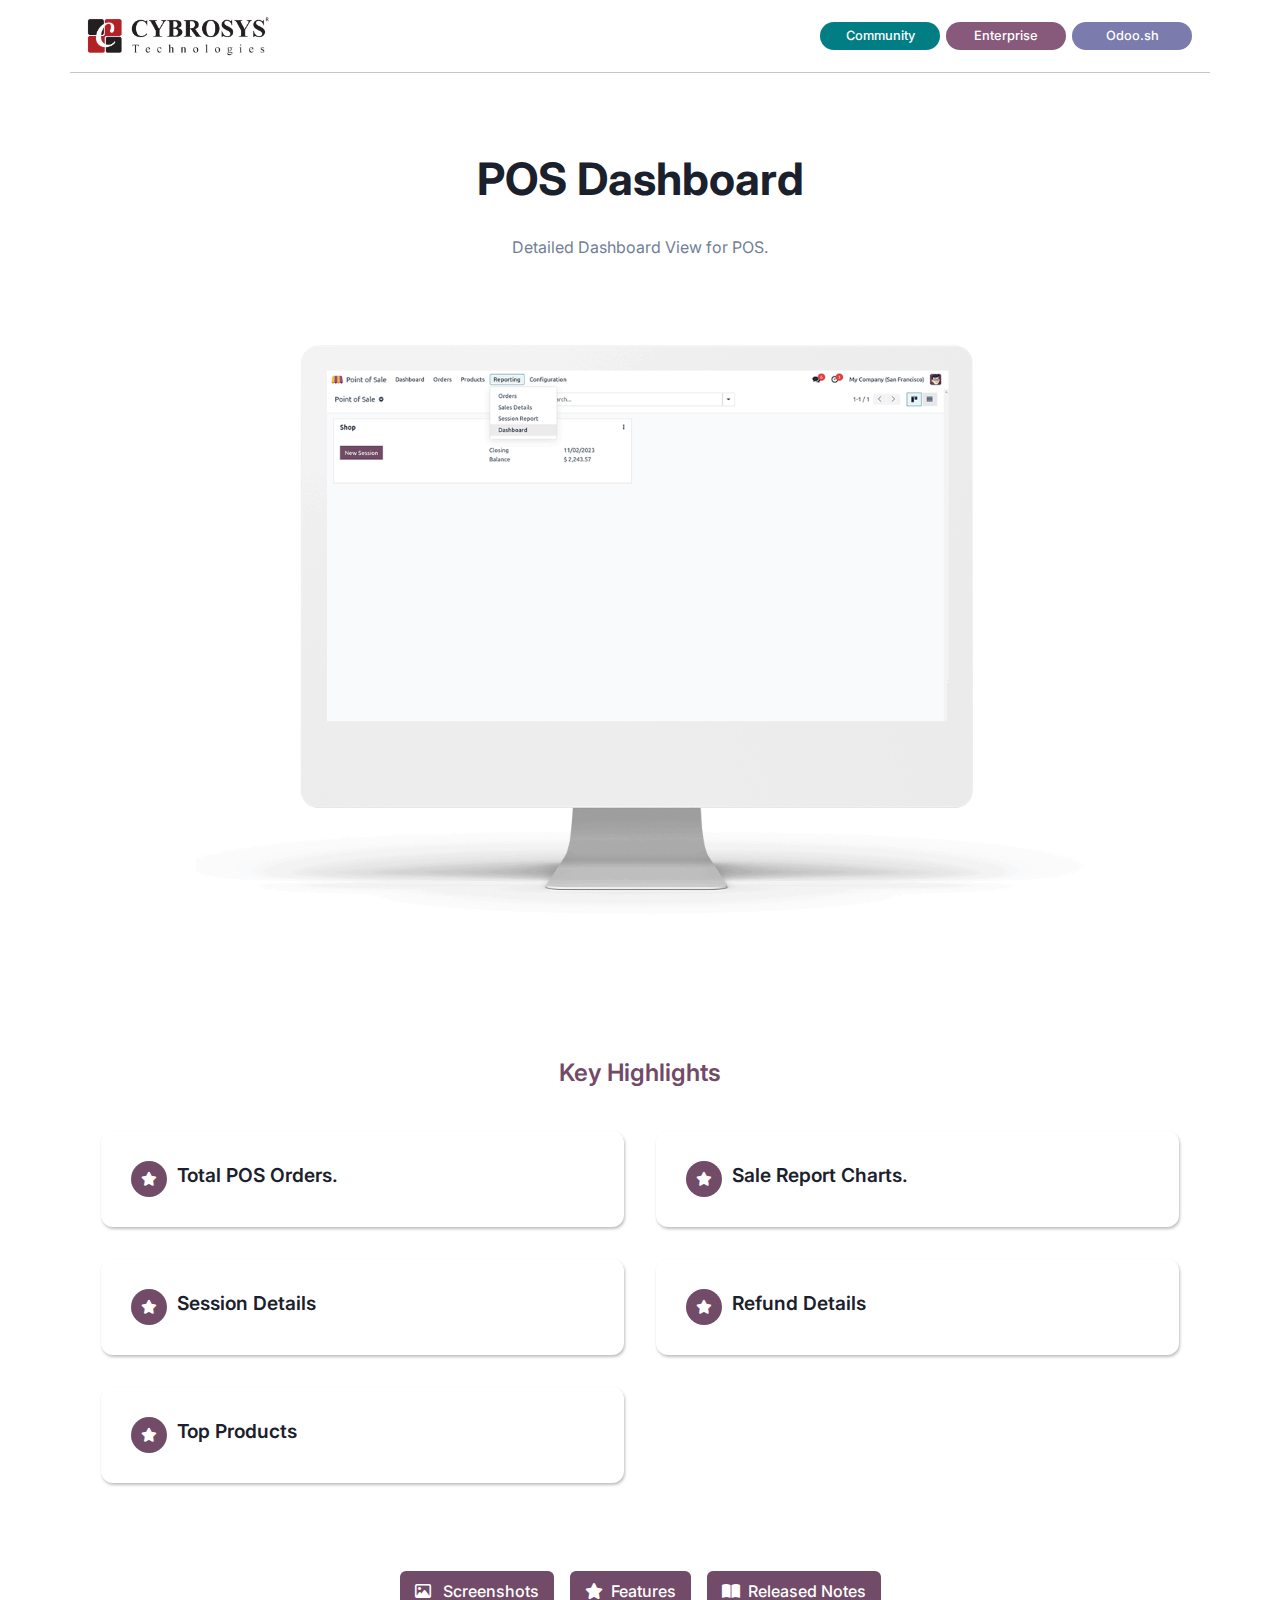
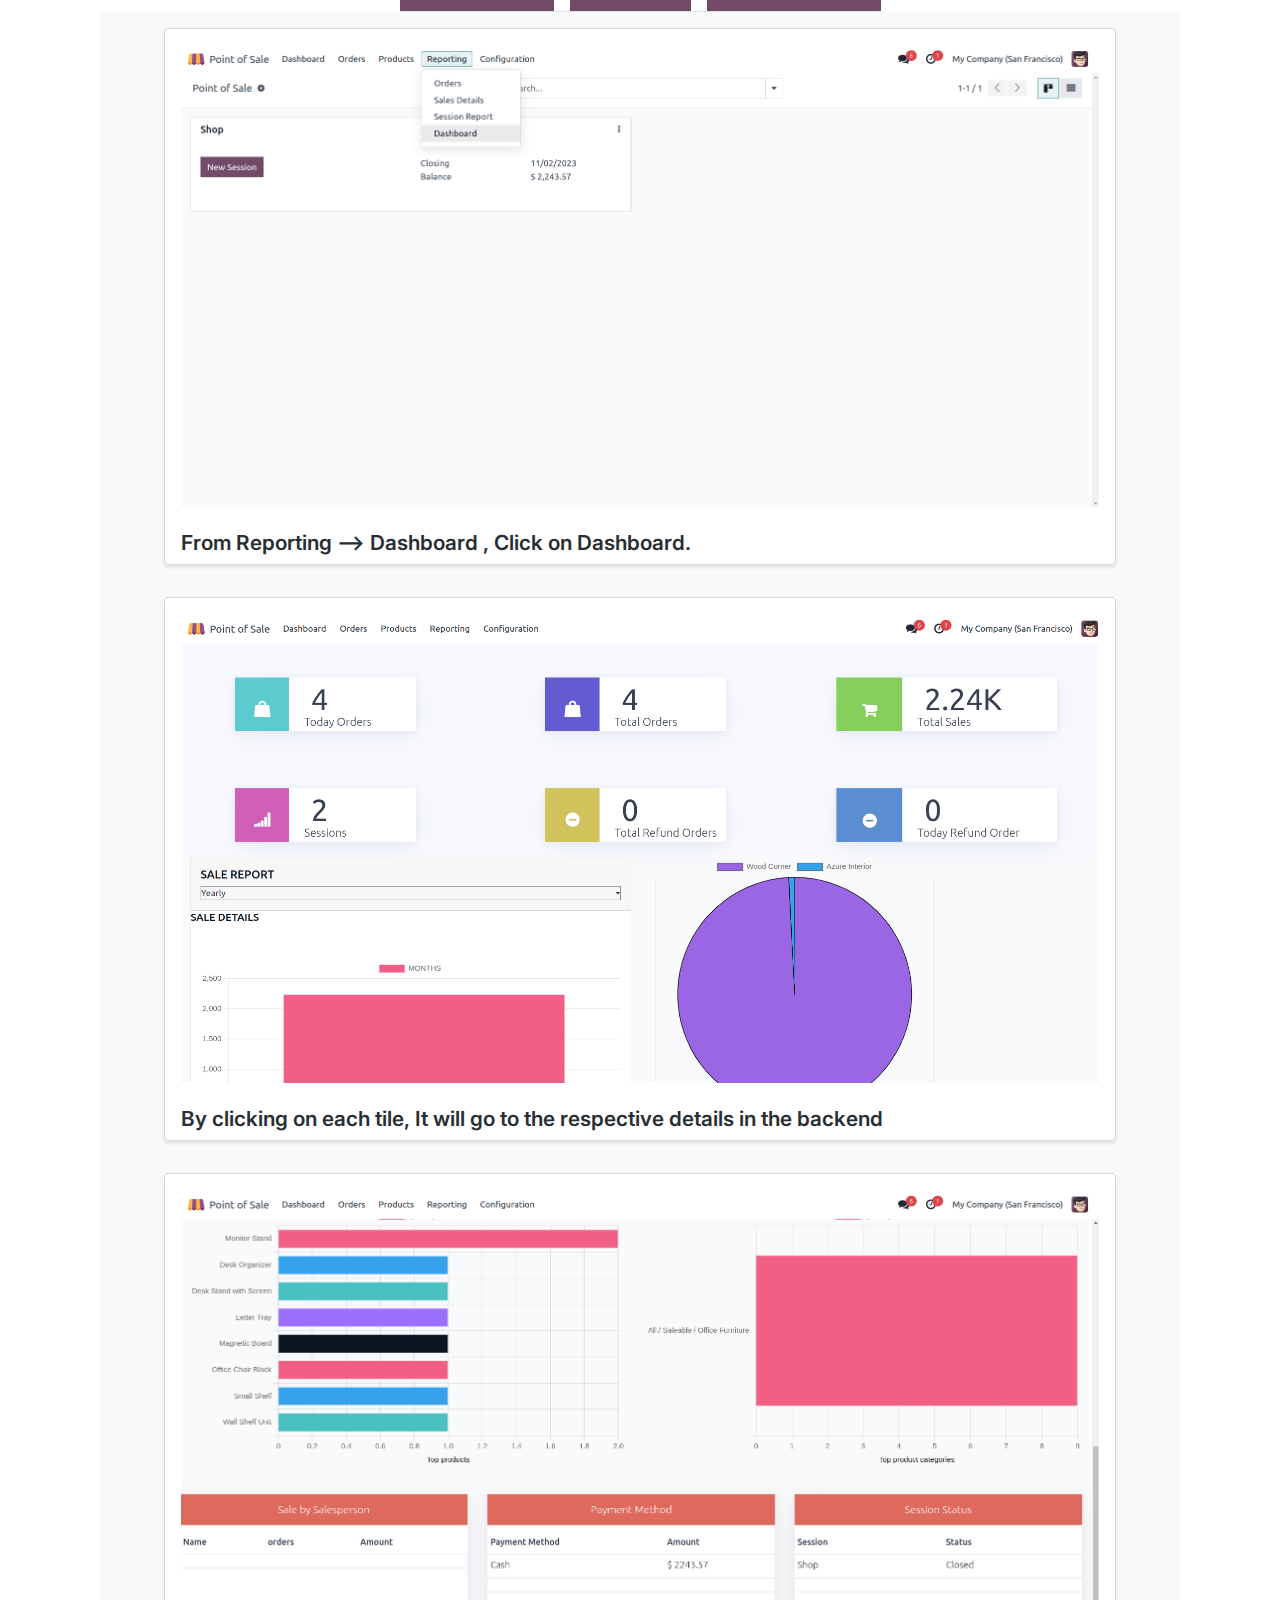
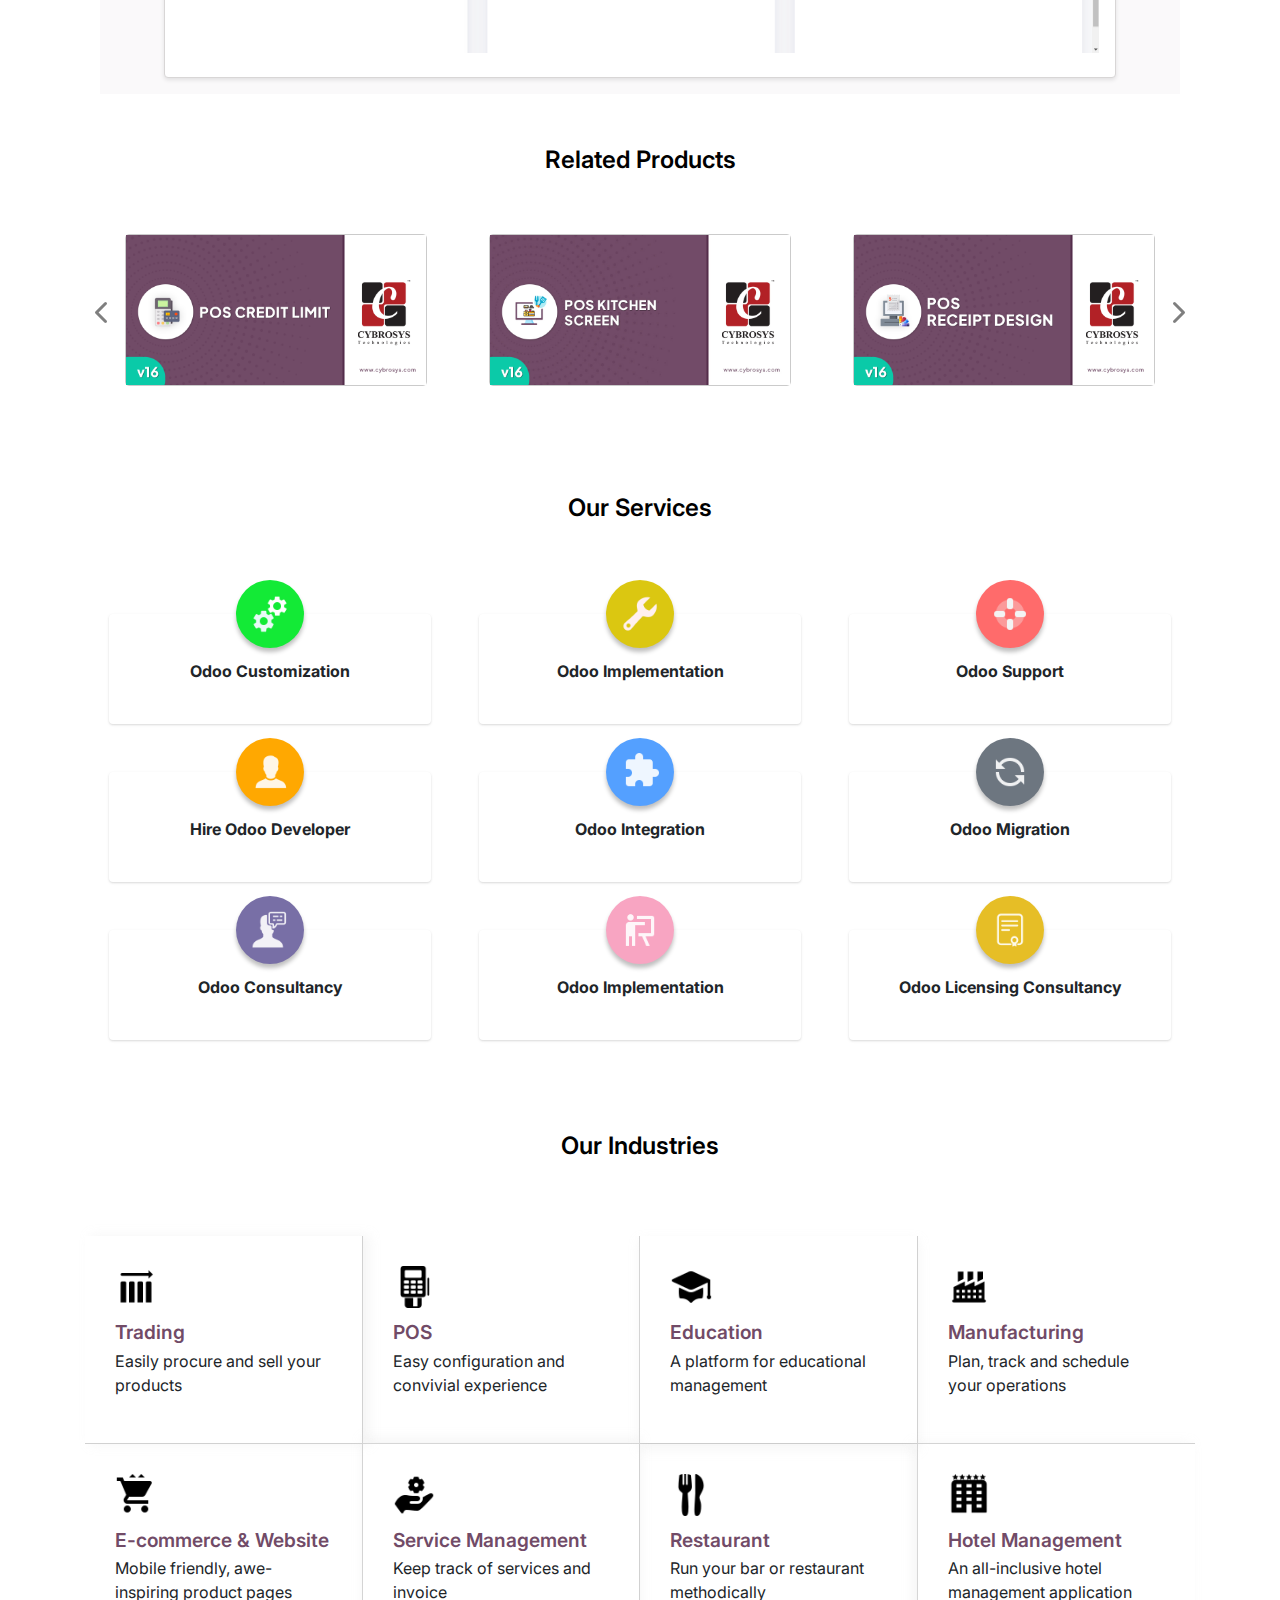
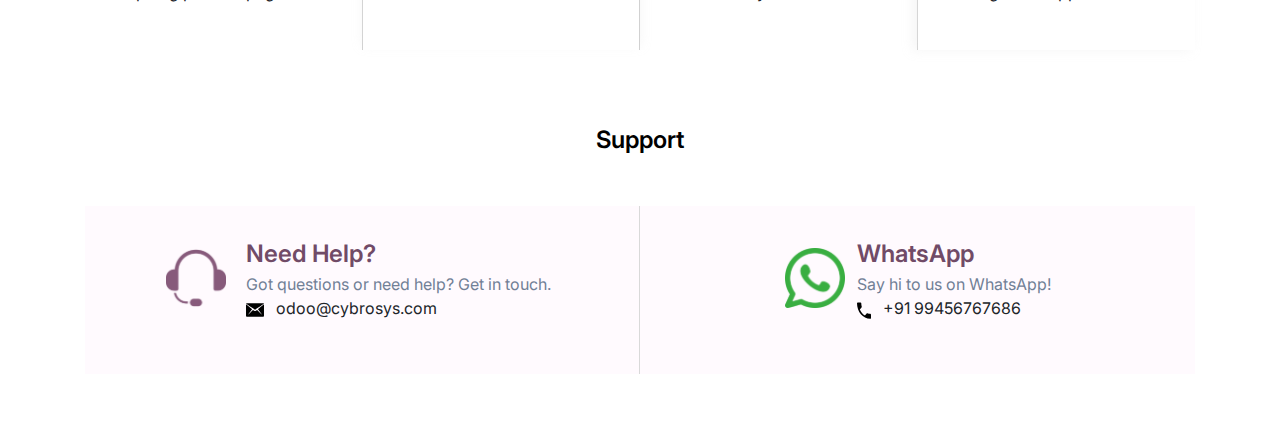
<file: dashboard_pos/static/description/index.html>
<!DOCTYPE html>
<html lang="en">

<head>
    <meta charset="UTF-8">
    <meta name="viewport" content="width=device-width, initial-scale=1.0">
    <title>Odoo App 3 Index</title>
    <!-- Bootstrap CSS -->
    <link rel="stylesheet"
          href="https://cdn.jsdelivr.net/npm/bootstrap@4.0.0/dist/css/bootstrap.min.css"
          integrity="sha384-Gn5384xqQ1aoWXA+058RXPxPg6fy4IWvTNh0E263XmFcJlSAwiGgFAW/dAiS6JXm"
          crossorigin="anonymous">
    <link rel="stylesheet"
          href="https://cdnjs.cloudflare.com/ajax/libs/font-awesome/6.2.1/css/all.min.css">
    <link rel="preconnect" href="https://fonts.googleapis.com">
    <link rel="preconnect" href="https://fonts.gstatic.com" crossorigin>
    <link href="https://fonts.googleapis.com/css2?family=Inter:wght@400;500;600;700;800&display=swap"
          rel="stylesheet">
</head>
<body>
<section>
    <div class="container"
         style="font-family: 'Inter', sans-serif !important;background-color: #fff !important;">
        <div class="row">
            <div class="col-sm-12 col-md-12 col-lg-12 d-flex justify-content-between flex-wrap align-items-sm-center"
                 style="border-bottom:1px solid rgba(0, 0, 0, 0.22)">
                <div class="my-3">
                    <img src="assets/misc/Cybrosys R.png"
                         style="width:auto !important; height:40px !important">
                </div>
                <div class="my-3 d-flex align-items-center">
                    <div class="text-center"
                         style="background-color:#017E84 !important;font-size: 0.8rem !important; color:#fff !important; font-weight:500 !important; padding:4px !important; margin:0 3px !important; border-radius:50px !important; min-width: 120px !important;">
                        Community
                    </div>
                    <div class="text-center"
                         style="background-color:#875A7B !important; color:#fff !important;font-size: 0.8rem !important; font-weight:500 !important; padding:4px !important; margin:0 3px !important; border-radius:50px !important;min-width: 120px !important;">
                        Enterprise
                    </div>
                    <div class="text-center"
                         style="background-color:#7C7BAD !important; color:#fff !important;font-size: 0.8rem !important; font-weight:500 !important; padding:4px !important; margin:0 3px !important; border-radius:50px !important; min-width: 120px !important;">
                        Odoo.sh
                    </div>
                </div>
            </div>
        </div>
        <div class="row">
            <div class="col-sm-12 col-md-12 col-lg-12 text-center d-flex align-items-center flex-column"
                 style="margin: 80px 0px !important;">
                <h1 style="font-size: 2.8rem;font-weight: 700; color:
                    #1A202C;">
                    POS Dashboard</h1>
                <p class="my-3 mb-4"
                   style="max-width: 80%; font-weight: 400 !important; line-height: 32px; color: #718096;">
                    Detailed Dashboard View for POS.
                </p>
                <div style="width: 80%; margin-top: 3rem;">
                    <img src="assets/screenshots/hero.png"
                         class="img-responsive" width="100%" height="auto">
                </div>
            </div>
        </div>
        <div class="container mt-5 mb-5">
            <div class="col-lg-12 d-flex flex-column justify-content-center align-items-center mt-4">
                <p class="m-0"
                   style="font-weight: 600; font-size: 24px; color:#714b67 !important">
                    Key Highlights
                </p>
            </div>
            <div class="row py-4">
                <div class="col-md-6 col-sm-12 p-3">
                    <div class="d-flex   h-100" style="padding: 30px;border-radius: 12px;
                                    background: #FFF;
                                    box-shadow: 1px 2px 3px 0px rgba(0, 0, 0, 0.25); ">
                        <div style="width: 36px; height: 36px; border-radius: 50%; background: #714B67;
                                    display: flex; justify-content: center; align-items: center;
                                    margin-right: 10px; flex-shrink: 0;">
                            <i class="fa-solid fa-star  "
                               style="color: #fff;font-size:14px;"></i>
                        </div>
                        <div>
                            <p style="color: #1A202C;font-weight: 600;
                                      font-size: 1.2rem; margin-bottom: 2px;">
                                Total POS Orders.</p>
                        </div>
                    </div>
                </div>
                <div class="col-md-6 col-sm-12 p-3">
                    <div class="d-flex   h-100" style="padding: 30px;border-radius: 12px;
                                    background: #FFF;
                                    box-shadow: 1px 2px 3px 0px rgba(0, 0, 0, 0.25); ">
                        <div style="width: 36px; height: 36px; border-radius: 50%; background: #714B67;
                                    display: flex; justify-content: center; align-items: center;
                                    margin-right: 10px; flex-shrink: 0;">
                            <i class="fa-solid fa-star  "
                               style="color: #fff;font-size:14px;"></i>
                        </div>
                        <div>
                            <p style="color: #1A202C;font-weight: 600;
                                      font-size: 1.2rem; margin-bottom: 2px;">
                                Sale Report Charts.</p>
                        </div>
                    </div>
                </div>
                <div class="col-md-6 col-sm-12 p-3">
                    <div class="d-flex   h-100" style="padding: 30px;border-radius: 12px;
                                    background: #FFF;
                                    box-shadow: 1px 2px 3px 0px rgba(0, 0, 0, 0.25); ">
                        <div style="width: 36px; height: 36px; border-radius: 50%; background: #714B67;
                                    display: flex; justify-content: center; align-items: center;
                                    margin-right: 10px; flex-shrink: 0;">
                            <i class="fa-solid fa-star  "
                               style="color: #fff;font-size:14px;"></i>
                        </div>
                        <div>
                            <p style="color: #1A202C;font-weight: 600;
                                      font-size: 1.2rem; margin-bottom: 2px;">
                                Session Details</p>
                        </div>
                    </div>
                </div>
                <div class="col-md-6 col-sm-12 p-3">
                    <div class="d-flex   h-100" style="padding: 30px;border-radius: 12px;
                                    background: #FFF;
                                    box-shadow: 1px 2px 3px 0px rgba(0, 0, 0, 0.25); ">
                        <div style="width: 36px; height: 36px; border-radius: 50%; background: #714B67;
                                    display: flex; justify-content: center; align-items: center;
                                    margin-right: 10px; flex-shrink: 0; ">
                            <i class="fa-solid fa-star  "
                               style="color: #fff;font-size:14px;"></i>
                        </div>
                        <div>
                            <p style="color: #1A202C;font-weight: 600;
                                      font-size: 1.2rem; margin-bottom: 2px;">
                                Refund Details</p>
                        </div>
                    </div>
                </div>
                <div class="col-md-6 col-sm-12 p-3">
                    <div class="d-flex   h-100" style="padding: 30px;border-radius: 12px;
                                    background: #FFF;
                                    box-shadow: 1px 2px 3px 0px rgba(0, 0, 0, 0.25); ">
                        <div style="width: 36px; height: 36px; border-radius: 50%; background: #714B67;
                                    display: flex; justify-content: center; align-items: center;
                                    margin-right: 10px; flex-shrink: 0; ">
                            <i class="fa-solid fa-star  "
                               style="color: #fff;font-size:14px;"></i>
                        </div>
                        <div>
                            <p style="color: #1A202C;font-weight: 600;
                                      font-size: 1.2rem; margin-bottom: 2px;">
                                Top Products </p>
                        </div>
                    </div>
                </div>
            </div>
        </div>
        <div class="container rounded">
            <ul class="nav nav-tabs d-flex"
                style="width: fit-content;margin: 0 auto;gap: 1rem;">
                <li class="col text-center py-2 text-nowrap "
                    style="color: #fff; background-color: #714B67;border-radius: 6px 6px 0px 0px;">
                    <a
                            class="active show" data-toggle="tab" href="#tab1"
                            style="color: #fff;font-weight: 500; background-color: #714B67; text-decoration: none;">
                        <i class="fa-regular fa-image  pr-2"
                           style="color: #fff;"></i>
                        Screenshots</a></li>
                <li class="col text-center py-2 text-nowrap "
                    style="color: #fff; background-color: #714B67;border-radius: 6px 6px 0px 0px;">
                    <a
                            data-toggle="tab" href="#tab2"
                            style="color: #fff;font-weight: 500;  text-decoration: none;"><i
                            class="fa-solid fa-star  pr-2"
                            style="color: #fff;"></i>Features</a></li>
                <li class="col text-center py-2 text-nowrap "
                    style="color: #fff; background-color: #714B67;border-radius: 6px 6px 0px 0px;">
                    <a
                            data-toggle="tab" href="#tab3"
                            style="color: #fff;font-weight: 500; text-decoration: none; background-color: #714B67;"><i
                            class="fa-solid fa-book-open  pr-2"
                            style="color: #fff;"></i>Released Notes</a></li>
            </ul>
            <div class="tab-content"
                 style="background-color: rgba(121, 113, 119, 0.04);">
                <div id="tab1" class="tab-pane fade in active show">
                    <div class="col-lg-12 py-2"
                         style="padding: 1rem 4rem !important;">
                        <div
                                style="border: 1px solid #d8d6d6; border-radius: 4px; background: #fff; box-shadow: 0 2px 4px rgba(0, 0, 0, 0.1);">
                            <div class="row justify-content-center p-3 w-100 m-0">
                                <img src="assets/screenshots/1.png"
                                     class="img-responsive" width="100%"
                                     height="auto">
                            </div>
                            <div class="px-3">
                                <h4 class="mt-2"
                                    style=" font-weight:600 !important; color:#282F33 !important; font-size:1.3rem !important">
                                    From Reporting --> Dashboard , Click on
                                    Dashboard.</h4>
                            </div>
                        </div>
                    </div>
                    <div class="col-lg-12 py-2"
                         style="padding: 1rem 4rem !important;">
                        <div
                                style="border: 1px solid #d8d6d6; border-radius: 4px;  background: #fff; box-shadow: 0 2px 4px rgba(0, 0, 0, 0.1);">
                            <div class="row justify-content-center p-3 w-100 m-0">
                                <img src="assets/screenshots/2.png"
                                     class="img-responsive" width="100%"
                                     height="auto">
                            </div>
                            <div class="px-3">
                                <h4 class="mt-2"
                                    style=" font-weight:600 !important; color:#282F33 !important; font-size:1.3rem !important">
                                    By clicking on each tile, It will go to the
                                    respective details in the backend</h4>
                            </div>
                        </div>
                    </div>
                    <div class="col-lg-12 py-2"
                         style="padding: 1rem 4rem !important;">
                        <div
                                style="border: 1px solid #d8d6d6; border-radius: 4px;  background: #fff; box-shadow: 0 2px 4px rgba(0, 0, 0, 0.1);">
                            <div class="row justify-content-center p-3 w-100 m-0">
                                <img src="assets/screenshots/3.png"
                                     class="img-responsive" width="100%"
                                     height="auto">
                            </div>
                            <div class="px-3">
                                <h4 class="mt-2"
                                    style=" font-weight:600 !important; color:#282F33 !important; font-size:1.3rem !important">
                                </h4>
                            </div>
                        </div>
                    </div>
                </div>
                <div id="tab2" class="tab-pane fade">
                    <div class="col-mg-12" style="padding: 1rem 4rem;">
                        <ul style="list-style: none; padding: 1rem 0;font-weight: 500;">
                            <li class="py-3"
                                style="font-weight: 500;background-color: #fff; border-radius: 4px; padding: 1rem; margin-bottom: 1rem; box-shadow: 0 2px 4px rgba(0, 0, 0, 0.1);">
                                    <span style="margin-right: 12px;"><img
                                            src="assets/misc/star (1) 2.svg"
                                            alt=""
                                            width="16px"></span>Total POS
                                Orders.
                            </li>
                            <li class="py-3"
                                style="font-weight: 500;background-color: #fff; border-radius: 4px; padding: 1rem; margin-bottom: 1rem; box-shadow: 0 2px 4px rgba(0, 0, 0, 0.1);">
                                    <span style="margin-right: 12px;"><img
                                            src="assets/misc/star (1) 2.svg"
                                            alt=""
                                            width="16px"></span>Sale Report
                                Charts.
                            </li>
                            <li class="py-3"
                                style="font-weight: 500;background-color: #fff; border-radius: 4px; padding: 1rem; margin-bottom: 1rem; box-shadow: 0 2px 4px rgba(0, 0, 0, 0.1);">
                                    <span style="margin-right: 12px;"><img
                                            src="assets/misc/star (1) 2.svg"
                                            alt=""
                                            width="16px"></span>Session Details.
                            </li>
                            <li class="py-3"
                                style="font-weight: 500;background-color: #fff; border-radius: 4px; padding: 1rem; margin-bottom: 1rem; box-shadow: 0 2px 4px rgba(0, 0, 0, 0.1);">
                                    <span style="margin-right: 12px;"><img
                                            src="assets/misc/star (1) 2.svg"
                                            alt=""
                                            width="16px"></span>Refund Details.
                            </li>
                            <li class="py-3"
                                style="font-weight: 500;background-color: #fff; border-radius: 4px; padding: 1rem; margin-bottom: 1rem; box-shadow: 0 2px 4px rgba(0, 0, 0, 0.1);">
                                    <span style="margin-right: 12px;"><img
                                            src="assets/misc/star (1) 2.svg"
                                            alt=""
                                            width="16px"></span>Top Products.
                            </li>

                        </ul>
                    </div>
                </div>
                <div id="tab3" class="tab-pane fade">
                    <div class="col-mg-12 active" style="padding: 1rem 4rem;">
                        <div class="py-3"
                             style="font-weight: 500;background-color: #fff; border-radius: 4px; padding: 1rem; box-shadow: 0 2px 4px rgba(0, 0, 0, 0.1);">
                            <div class="d-flex mb-3"
                                 style="font-size: 0.8rem; font-weight: 500;"><span>Version
                                        17.0.1.0.0</span><span
                                    class="px-2">|</span><span
                                    style="color: #714B67;font-weight: 600;">Released on:28th November 2023</span>
                            </div>
                            <p class="m-0"
                               style=" color:#718096!important; font-size:1rem !important;line-height: 28px;">

                                Initial Commit for POS Dashboard.</p>
                        </div>
                    </div>
                </div>
            </div>
        </div>
        <div class="container mt-5">
            <div class="col-lg-12 d-flex flex-column justify-content-center align-items-center mt-5">
                <p class="m-0"
                   style="font-weight: 600; font-size: 24px; color:#000 !important">
                    Related Products</p>
            </div>
        </div>
        <div id="myCarousel" class="carousel slide py-3" data-ride="carousel">
            <div class="carousel-inner">
                <div class="carousel-item active">
                    <div class="row p-4">
                        <div class="col">
                            <div class="p-3">
                                <a href="https://apps.odoo.com/apps/modules/16.0/pos_credit_limit/"
                                   style="color: #000; text-decoration: none;">
                                    <div style="border:1px solid #CBCBCB !important;border-radius: 4px;">
                                        <div style="width: 300px; ">
                                            <img src="assets/modules/1.png"
                                                 alt="" width="100%"
                                                 height="auto">
                                        </div>
                                    </div>
                                </a>
                            </div>
                        </div>
                        <div class="col">
                            <div class="p-3">
                                <a href="https://apps.odoo.com/apps/modules/16.0/pos_kitchen_screen_odoo/"
                                   style="color: #000; text-decoration: none;">
                                    <div style="border:1px solid #CBCBCB !important;border-radius: 4px;">
                                        <div style="width: 300px; ">
                                            <img src="assets/modules/2.png"
                                                 alt="" width="100%"
                                                 height="auto">
                                        </div>
                                    </div>
                                </a>
                            </div>
                        </div>
                        <div class="col">
                            <div class="p-3">
                                <a href="https://apps.odoo.com/apps/modules/16.0/custom_receipts_for_pos/"
                                   style="color: #000; text-decoration: none;">
                                    <div style="border:1px solid #CBCBCB !important;border-radius: 4px;">
                                        <div style="width: 300px; ">
                                            <img src="assets/modules/3.png"
                                                 alt="" width="100%"
                                                 height="auto">
                                        </div>
                                    </div>
                                </a>
                            </div>
                        </div>
                    </div>
                </div>
                <div class="carousel-item">
                    <div class="row p-4">
                        <div class="col">
                            <div class="p-3">
                                <a href="https://apps.odoo.com/apps/modules/16.0/pos_receipt_extend/"
                                   style="color: #000; text-decoration: none;">
                                    <div style="border:1px solid #CBCBCB !important;border-radius: 4px;">
                                        <div style="width: 300px; ">
                                            <img src="assets/modules/4.png"
                                                 alt="" width="100%"
                                                 height="auto">
                                        </div>
                                    </div>
                                </a>
                            </div>
                        </div>
                        <div class="col">
                            <div class="p-3">
                                <a href="https://apps.odoo.com/apps/modules/16.0/pos_add_product_webcam_barcode/"
                                   style="color: #000; text-decoration: none;">
                                    <div style="border:1px solid #CBCBCB !important;border-radius: 4px;">
                                        <div style="width: 300px;">
                                            <img src="assets/modules/5.png"
                                                 alt="" width="100%"
                                                 height="auto">
                                        </div>
                                    </div>
                                </a>
                            </div>
                        </div>
                        <div class="col">
                            <div class="p-3">
                                <a href="https://apps.odoo.com/apps/modules/16.0/pos_book_order/"
                                   style="color: #000; text-decoration: none;">
                                    <div style="border:1px solid #CBCBCB !important;border-radius: 4px;">
                                        <div style="width: 300px;">
                                            <img src="assets/modules/6.jpg"
                                                 alt="" width="100%"
                                                 height="auto">
                                        </div>
                                    </div>
                                </a>
                            </div>
                        </div>
                    </div>
                </div>
            </div>
            <a class="carousel-control-prev" href="#myCarousel"
               data-slide="prev" style="width: 35px; color: #000;">
                    <span class="carousel-control-prev-icon">
                        <i class="fa fa-chevron-left"
                           style="font-size: 24px;"></i>
                    </span>
            </a>
            <a class="carousel-control-next" href="#myCarousel"
               data-slide="next" style="width: 35px; color: #000;">
                    <span class="carousel-control-next-icon">
                        <i class="fa fa-chevron-right"
                           style="font-size: 24px;"></i>
                    </span>
            </a>
        </div>
        <div class="container mt-5">
            <div class="col-lg-12 d-flex flex-column justify-content-center align-items-center mt-4">
                <p class="m-0"
                   style="font-weight: 600; font-size: 24px; color:#000 !important">
                    Our Services</p>

            </div>
        </div>
        <div class="container my-5">
            <div class="row py-3">
                <div class="col-md-4 col-sm-6 px-4 py-4">
                    <div
                            style="background-color: #fff; padding: 25px; text-align: center;  box-shadow: rgba(0, 0, 0, 0.1) 0px 1px 3px 0px, rgba(0, 0, 0, 0.06) 0px 1px 2px 0px; position: relative;border-radius: 4px;">
                        <div style="position: absolute; top: 0%; left: 50%; transform: translate(-50%, -50%);">
                            <div style="background-color:#13EA36 ; border-radius: 50%; padding: 15px;    width: 68px;
                                    height: 68px; display: inline-block; box-shadow:0px 4px 4px rgba(0, 0, 0, 0.25);">
                                <img src="assets/icons/cogs.png"
                                     alt="service-icon" width="38px"
                                     height="auto">
                            </div>
                        </div>
                        <p style="margin-top: 20px; font-weight: bold;">Odoo
                            Customization</p>
                    </div>
                </div>
                <div class="col-md-4 col-sm-6 px-4 py-4">
                    <div
                            style="background-color: #fff; padding: 25px; text-align: center; box-shadow: rgba(0, 0, 0, 0.1) 0px 1px 3px 0px, rgba(0, 0, 0, 0.06) 0px 1px 2px 0px; position: relative;border-radius: 4px;">
                        <div style="position: absolute; top: 0%; left: 50%; transform: translate(-50%, -50%);">
                            <div style="background-color:#DBC711; border-radius: 50%; padding: 15px;    width: 68px;
                                    height: 68px; display: inline-block; box-shadow:0px 4px 4px rgba(0, 0, 0, 0.25);">
                                <img src="assets/icons/wrench.png"
                                     alt="service-icon" width="38px"
                                     height="auto">
                            </div>
                        </div>
                        <p style="margin-top: 20px; font-weight: bold;">Odoo
                            Implementation</p>
                    </div>
                </div>
                <div class="col-md-4 col-sm-6 px-4 py-4">
                    <div
                            style="background-color: #fff; padding: 25px; text-align: center;  box-shadow: rgba(0, 0, 0, 0.1) 0px 1px 3px 0px, rgba(0, 0, 0, 0.06) 0px 1px 2px 0px; position: relative; border-radius: 4px;">
                        <div style="position: absolute; top: 0%; left: 50%; transform: translate(-50%, -50%);">
                            <div style="background-color:#FF6B6B ; border-radius: 50%; padding: 15px;    width: 68px;
                                    height: 68px; display: inline-block; box-shadow:0px 4px 4px rgba(0, 0, 0, 0.25);">
                                <img src="assets/icons/lifebuoy.png"
                                     alt="service-icon" width="38px"
                                     height="auto">
                            </div>
                        </div>
                        <p style="margin-top: 20px; font-weight: bold;">Odoo
                            Support</p>
                    </div>
                </div>
                <div class="col-md-4 col-sm-6 px-4 py-4">
                    <div
                            style="background-color: #fff; padding: 25px; text-align: center; box-shadow: rgba(0, 0, 0, 0.1) 0px 1px 3px 0px, rgba(0, 0, 0, 0.06) 0px 1px 2px 0px; position: relative; border-radius: 4px;">
                        <div style="position: absolute; top: 0%; left: 50%; transform: translate(-50%, -50%);">
                            <div style="background-color:#FFA801 ; border-radius: 50%; padding: 15px;    width: 68px;
                                    height: 68px; display: inline-block; box-shadow:0px 4px 4px rgba(0, 0, 0, 0.25);">
                                <img src="assets/icons/user.png"
                                     alt="service-icon" width="38px"
                                     height="auto">
                            </div>
                        </div>
                        <p style="margin-top: 20px; font-weight: bold;">Hire
                            Odoo Developer</p>
                    </div>
                </div>
                <div class="col-md-4 col-sm-6 px-4 py-4">
                    <div
                            style="background-color: #fff; padding: 25px; text-align: center;  box-shadow: rgba(0, 0, 0, 0.1) 0px 1px 3px 0px, rgba(0, 0, 0, 0.06) 0px 1px 2px 0px; position: relative; border-radius: 4px;">

                        <div style="position: absolute; top: 0%; left: 50%; transform: translate(-50%, -50%);">
                            <div style="background-color:#54A0FF; border-radius: 50%; padding: 15px;    width: 68px;
                                    height: 68px; display: inline-block; box-shadow:0px 4px 4px rgba(0, 0, 0, 0.25);">
                                <img src="assets/icons/puzzle.png"
                                     alt="service-icon" width="38px"
                                     height="auto">
                            </div>
                        </div>
                        <p style="margin-top: 20px; font-weight: bold;">Odoo
                            Integration</p>
                    </div>
                </div>
                <div class="col-md-4 col-sm-6 px-4 py-4">
                    <div
                            style="background-color: #fff; padding: 25px; text-align: center;  box-shadow: rgba(0, 0, 0, 0.1) 0px 1px 3px 0px, rgba(0, 0, 0, 0.06) 0px 1px 2px 0px; position: relative;border-radius: 4px;">
                        <div style="position: absolute; top: 0%; left: 50%; transform: translate(-50%, -50%);">
                            <div style="background-color:#6D7680 ; border-radius: 50%; padding: 15px;    width: 68px;
                                    height: 68px; display: inline-block; box-shadow:0px 4px 4px rgba(0, 0, 0, 0.25);">
                                <img src="assets/icons/update.png"
                                     alt="service-icon" width="38px"
                                     height="auto">
                            </div>
                        </div>
                        <p style="margin-top: 20px; font-weight: bold;">Odoo
                            Migration</p>
                    </div>
                </div>
                <div class="col-md-4 col-sm-6 px-4 py-4">
                    <div
                            style="background-color: #fff; padding: 25px; text-align: center;  box-shadow: rgba(0, 0, 0, 0.1) 0px 1px 3px 0px, rgba(0, 0, 0, 0.06) 0px 1px 2px 0px; position: relative;border-radius: 4px;">
                        <div style="position: absolute; top: 0%; left: 50%; transform: translate(-50%, -50%);">
                            <div style="background-color:#786FA6 ; border-radius: 50%; padding: 15px;    width: 68px;
                                    height: 68px; display: inline-block; box-shadow:0px 4px 4px rgba(0, 0, 0, 0.25);">
                                <img src="assets/icons/consultation.png"
                                     alt="service-icon" width="38px"
                                     height="auto">
                            </div>
                        </div>
                        <p style="margin-top: 20px; font-weight: bold;">Odoo
                            Consultancy</p>
                    </div>
                </div>
                <div class="col-md-4 col-sm-6 px-4 py-4">
                    <div
                            style="background-color: #fff; padding: 25px; text-align: center; box-shadow: rgba(0, 0, 0, 0.1) 0px 1px 3px 0px, rgba(0, 0, 0, 0.06) 0px 1px 2px 0px;position: relative;border-radius: 4px;">
                        <div style="position: absolute; top: 0%; left: 50%; transform: translate(-50%, -50%);">
                            <div style="background-color:#F8A5C2 ; border-radius: 50%; padding: 15px;    width: 68px;
                                    height: 68px; display: inline-block; box-shadow:0px 4px 4px rgba(0, 0, 0, 0.25);">
                                <img src="assets/icons/training.png"
                                     alt="service-icon" width="38px"
                                     height="auto">
                            </div>
                        </div>
                        <p style="margin-top: 20px; font-weight: bold;">Odoo
                            Implementation</p>
                    </div>
                </div>
                <div class="col-md-4 col-sm-6 px-4 py-4">
                    <div
                            style="background-color: #fff; padding: 25px; text-align: center;  box-shadow: rgba(0, 0, 0, 0.1) 0px 1px 3px 0px, rgba(0, 0, 0, 0.06) 0px 1px 2px 0px; position: relative;border-radius: 4px;">
                        <div style="position: absolute; top: 0%; left: 50%; transform: translate(-50%, -50%);">
                            <div style="background-color:#E6BE26; border-radius: 50%; padding: 15px;    width: 68px;
                                    height: 68px; display: inline-block; box-shadow:0px 4px 4px rgba(0, 0, 0, 0.25);">
                                <img src="assets/icons/license.png"
                                     alt="service-icon" width="38px"
                                     height="auto">
                            </div>
                        </div>
                        <p style="margin-top: 20px; font-weight: bold;">Odoo
                            Licensing Consultancy</p>
                    </div>
                </div>
            </div>
        </div>
        <div class="container mt-5">
            <div class="col-lg-12 d-flex flex-column justify-content-center align-items-center mt-4">
                <p class="m-0"
                   style="font-weight: 600; font-size: 24px; color:#000 !important">
                    Our Industries</p>

            </div>
        </div>
        <div class="container">
            <div class="row my-5 py-4">
                <div class="col-md-3 col-sm-6 p-0">
                    <div class="d-flex flex-column h-100 "
                         style="border-right: 1px solid rgb(209, 209, 209); border-bottom: 1px solid  rgb(209, 209, 209); padding: 30px; box-shadow: 6px 0 10px rgba(228, 227, 227, 0.373);">
                        <img src="assets/icons/trading-black.png" width="42px"
                             height="auto" alt="">
                        <p style="color: #714B67;font-weight: 600; margin-top: 10px;
                           font-size: 1.2rem; margin-bottom: 2px;">Trading</p>
                        <p>Easily procure and sell your products</p>
                    </div>
                </div>
                <div class="col-md-3 col-sm-6  p-0">
                    <div class="d-flex flex-column h-100"
                         style="border-right: 1px solid rgb(209, 209, 209);border-bottom: 1px solid  rgb(209, 209, 209); padding: 30px;">
                        <img src="assets/icons/pos-black.png" width="42px"
                             height="auto" alt="">
                        <p style="color: #714B67;font-weight: 600; margin-top: 10px;
                            font-size: 1.2rem; margin-bottom: 2px;">POS</p>
                        <p>Easy configuration and convivial experience</p>
                    </div>
                </div>
                <div class="col-md-3 col-sm-6  p-0">
                    <div class="d-flex flex-column h-100"
                         style="border-right: 1px solid  rgb(209, 209, 209);border-bottom: 1px solid   rgba(0, 0, 0, 0.2); padding: 30px; box-shadow: 0 5px 10px  rgba(228, 227, 227, 0.373)">
                        <img src="assets/icons/education-black.png" width="42px"
                             height="auto" alt="">
                        <p style="color: #714B67;font-weight: 600; margin-top: 10px;
                            font-size: 1.2rem; margin-bottom: 2px;">
                            Education</p>
                        <p>A platform for educational management</p>
                    </div>
                </div>
                <div class="col-md-3 col-sm-6  p-0">
                    <div class="d-flex flex-column h-100"
                         style="border-bottom: 1px solid  rgb(209, 209, 209); padding: 30px; ">
                        <img src="assets/icons/manufacturing-black.png"
                             width="42px" height="auto" alt="">
                        <p style="color: #714B67;font-weight: 600; margin-top: 10px;
                            font-size: 1.2rem; margin-bottom: 2px;">
                            Manufacturing</p>
                        <p>Plan, track and schedule your operations</p>
                    </div>
                </div>
                <div class="col-md-3 col-sm-6 p-0">
                    <div class="d-flex flex-column h-100"
                         style="border-right: 1px solid  rgb(209, 209, 209); padding: 30px;">
                        <img src="assets/icons/ecom-black.png" width="42px"
                             height="auto" alt="">
                        <p style="color: #714B67;font-weight: 600; margin-top: 10px;
                            font-size: 1.2rem; margin-bottom: 2px;">E-commerce &
                            Website</p>
                        <p>Mobile friendly, awe-inspiring product pages</p>
                    </div>
                </div>
                <div class="col-md-3 col-sm-6   p-0">
                    <div class="d-flex flex-column h-100"
                         style="border-right: 1px solid  rgb(209, 209, 209); padding: 30px;box-shadow: 0 -5px 10px  rgba(228, 227, 227, 0.373);">
                        <img src="assets/icons/service-black.png" width="42px"
                             height="auto" alt="">
                        <p style="color: #714B67;font-weight: 600; margin-top: 10px;
                            font-size: 1.2rem; margin-bottom: 2px;">Service
                            Management</p>
                        <p>Keep track of services and invoice</p>
                    </div>
                </div>
                <div class="col-md-3 col-sm-6    p-0">
                    <div class="d-flex flex-column h-100"
                         style="border-right: 1px solid  rgb(209, 209, 209); padding: 30px; ">
                        <img src="assets/icons/restaurant-black.png"
                             width="42px" height="auto" alt="">
                        <p style="color: #714B67;font-weight: 600; margin-top: 10px;
                            font-size: 1.2rem; margin-bottom: 2px;">
                            Restaurant</p>
                        <p>Run your bar or restaurant methodically</p>
                    </div>
                </div>
                <div class="col-md-3 col-sm-6   p-0">
                    <div class="d-flex flex-column h-100"
                         style=" padding: 30px;box-shadow: -5px 0 10px  rgba(228, 227, 227, 0.373);">
                        <img src="assets/icons/hotel-black.png" width="42px"
                             height="auto" alt="">
                        <p style="color: #714B67;font-weight: 600; margin-top: 10px;
                            font-size: 1.2rem; margin-bottom: 2px;">Hotel
                            Management</p>
                        <p>An all-inclusive hotel management application</p>
                    </div>
                </div>
            </div>
        </div>
        <div class="container mt-5">
            <div class="col-lg-12 d-flex flex-column justify-content-center align-items-center mt-5">
                <p class="m-0"
                   style="font-weight: 600; font-size: 24px; color:#000 !important">
                    Support</p>
            </div>
        </div>
        <div class="container my-5">
            <div class="row" style="background-color: #FFFAFE;">
                <div class="col-md-6 pb-4  d-flex align-items-center justify-content-center"
                     style="border-right: 1px solid #D9D9D9;">
                    <div style="padding: 30px;">
                        <div class="d-flex align-items-center">
                            <img src="assets/misc/support (1) 1.svg" alt=""
                                 width="60px" style="margin-right: 12px;">
                            <div style="padding: 0px 8px;">
                                    <span
                                            style="color: #714B67;font-size: 24px;font-weight: 600;padding-bottom: 1rem;">Need
                                        Help?</span>
                                <p class="m-0" style="color:#718096;">Got
                                    questions or need help? Get in touch.</p>
                                <div style="font-weight: 400;"><span><img
                                        src="assets/misc/support-email.svg"
                                        alt=""
                                        width="18px"
                                        style="filter: invert(1);margin-right: 0.8rem;"></span>odoo@cybrosys.com
                                </div>
                            </div>
                        </div>
                    </div>
                </div>
                <div class="col-md-6 pb-4 d-flex align-items-center justify-content-center">
                    <div style="padding: 30px;">
                        <div class="d-flex align-items-center">
                            <img src="assets/misc/whatsapp 1.svg" alt=""
                                 width="60px" style="margin-right: 12px;">
                            <div>
                                <span style="color: #714B67;font-size: 24px;font-weight: 600;">WhatsApp</span>
                                <p class="m-0" style="color:#718096;">Say hi to
                                    us on WhatsApp!</p>
                                <div style="font-weight: 400; font-size: 16px;"><span><img
                                        src="assets/misc/phone.svg"
                                        alt="" width="14px"
                                        style="filter: invert(1); margin-right: 0.8rem;"></span>+91
                                    99456767686
                                </div>
                            </div>
                        </div>
                    </div>
                </div>
            </div>
        </div>
    </div>
</section>
<!-- Optional JavaScript -->
<!-- jQuery first, then Popper.js, then Bootstrap JS -->
<script src="https://ajax.googleapis.com/ajax/libs/jquery/3.5.1/jquery.min.js"></script>
<script src="https://maxcdn.bootstrapcdn.com/bootstrap/4.5.2/js/bootstrap.min.js"></script>
</body>
</html>
</file>
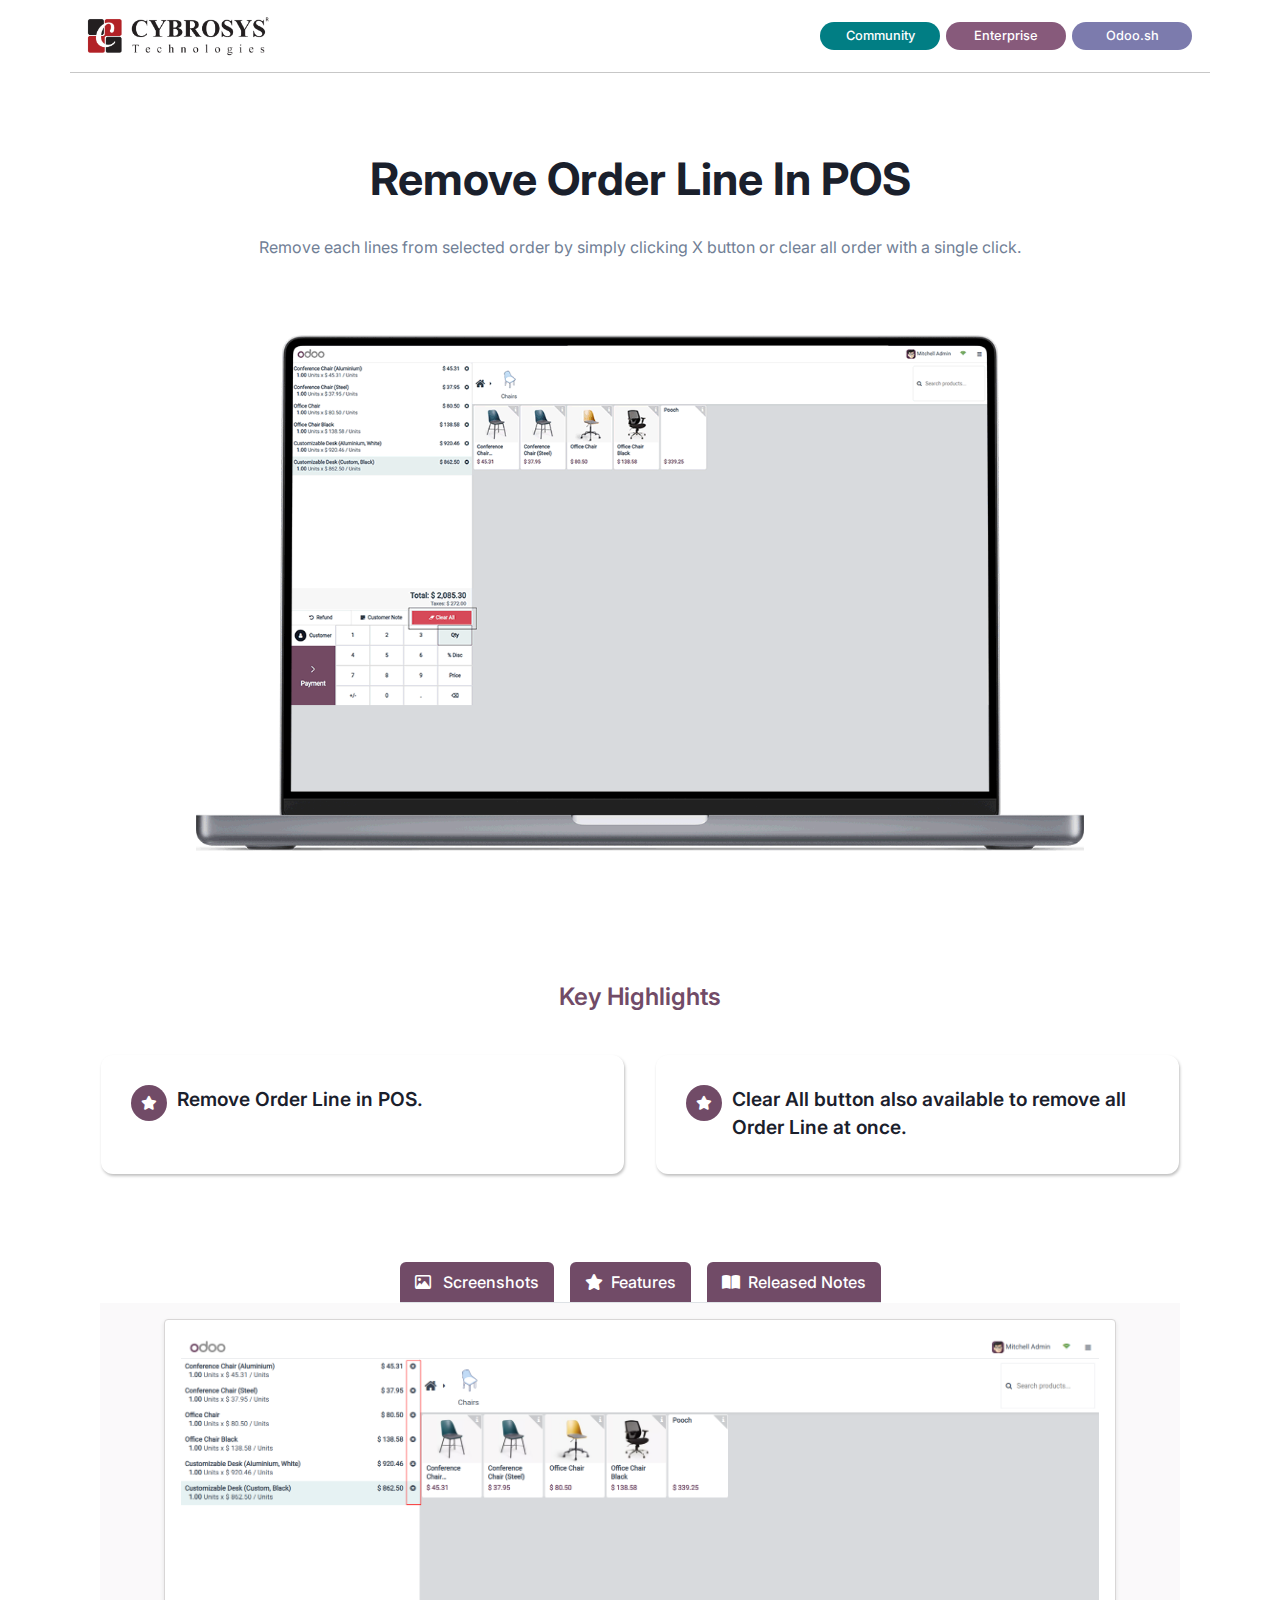
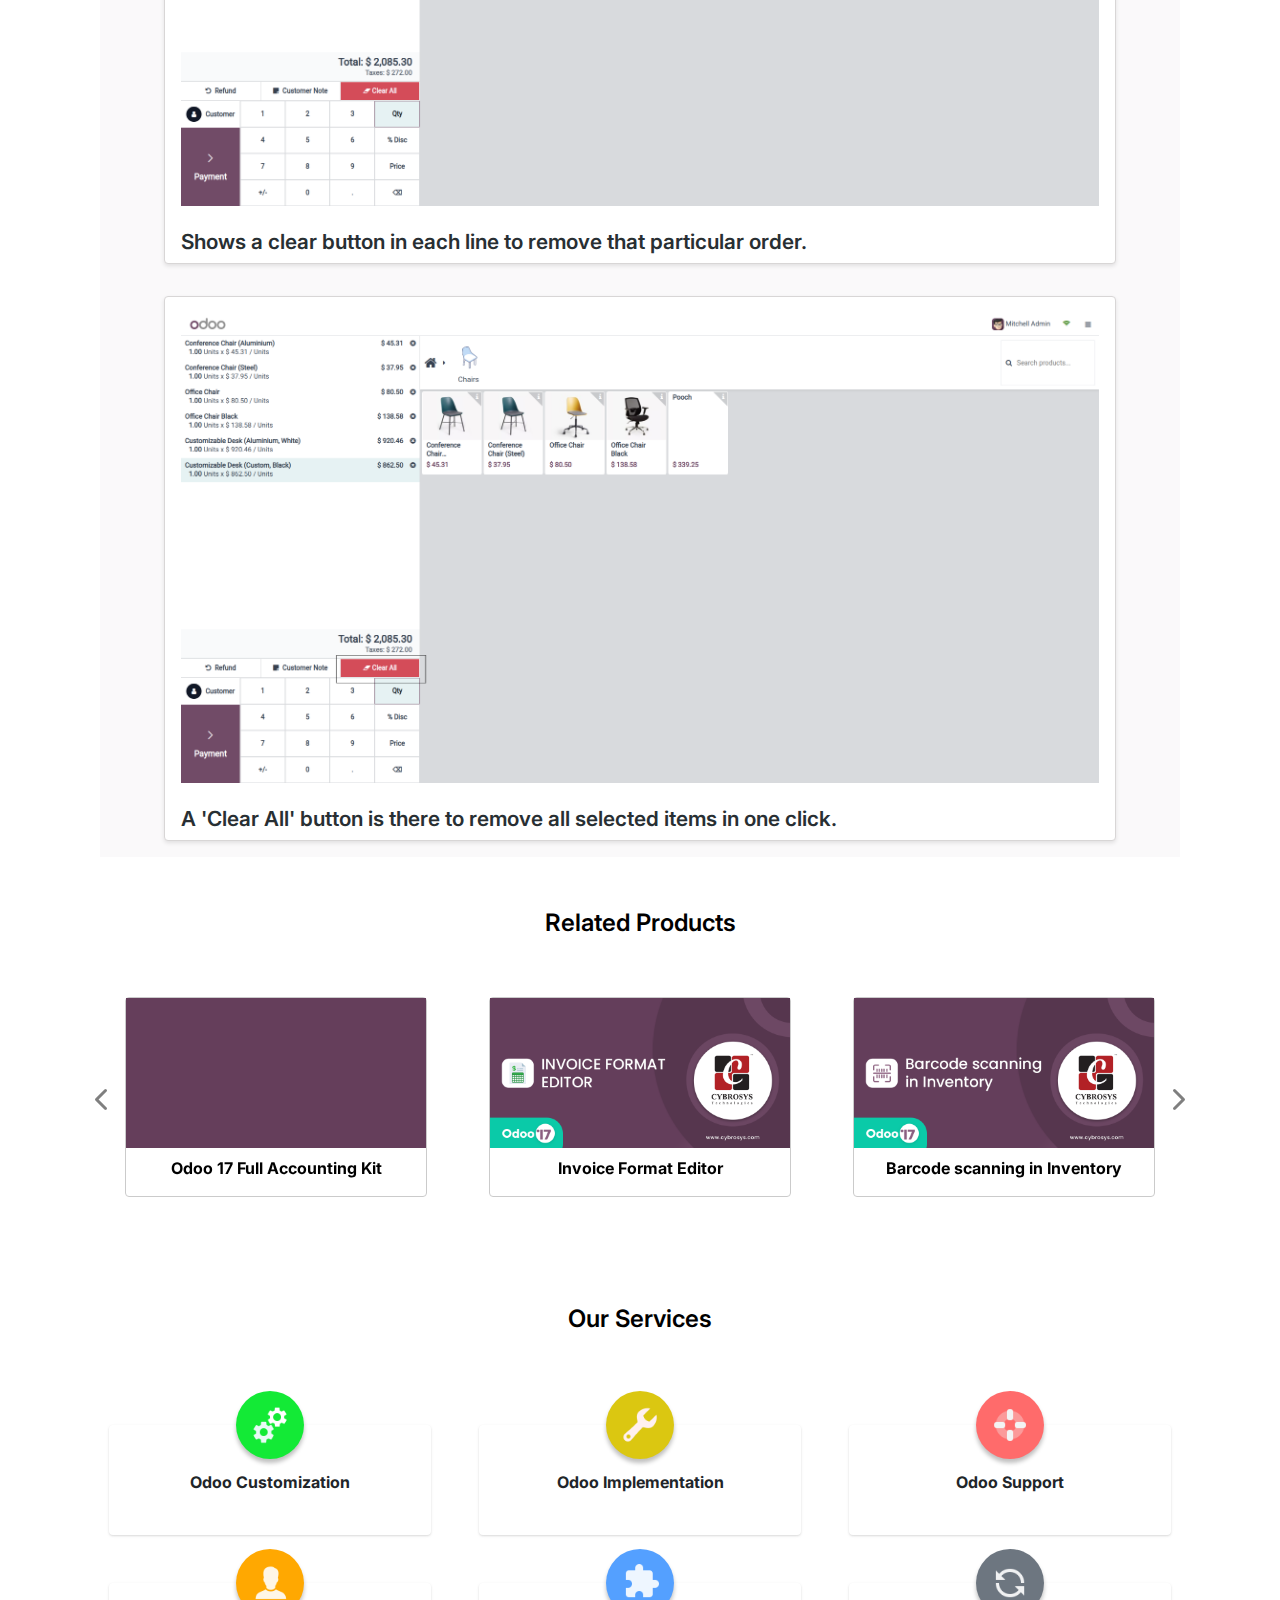
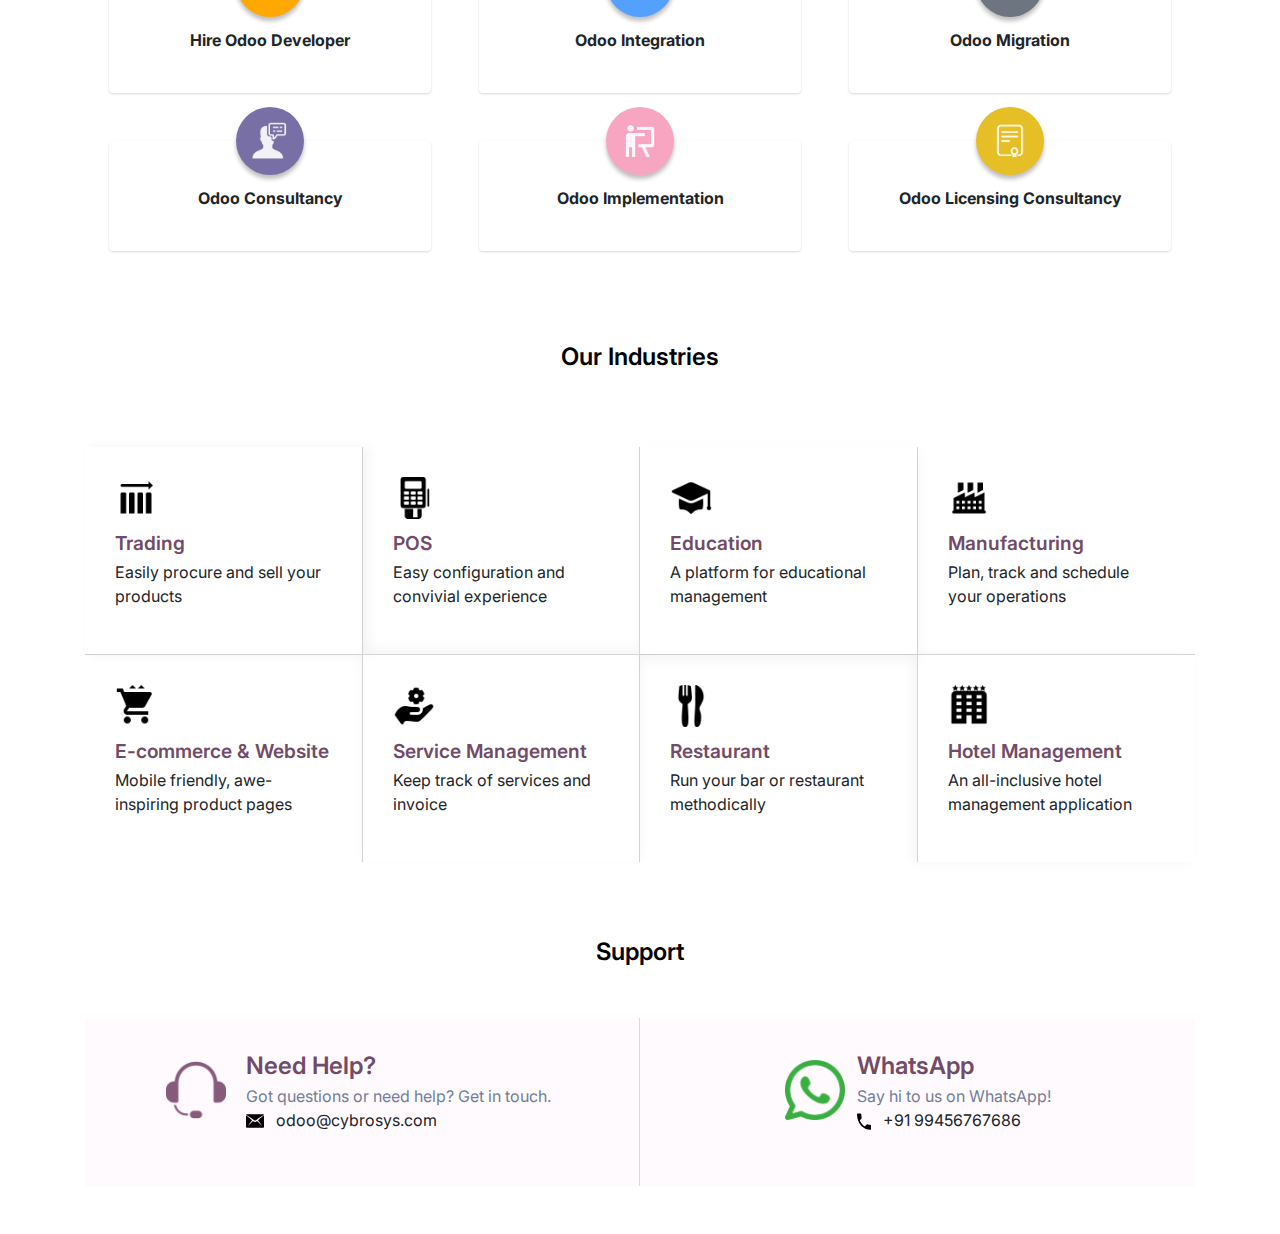
<file: pos_delete_orderline/static/description/index.html>
<!DOCTYPE html>
<html lang="en">
<head>
    <meta charset="UTF-8">
    <meta name="viewport" content="width=device-width, initial-scale=1.0">
    <title>Odoo App 3 Index</title>
    <!-- Bootstrap CSS -->
    <link rel="stylesheet"
          href="https://cdn.jsdelivr.net/npm/bootstrap@4.0.0/dist/css/bootstrap.min.css"
          integrity="sha384-Gn5384xqQ1aoWXA+058RXPxPg6fy4IWvTNh0E263XmFcJlSAwiGgFAW/dAiS6JXm"
          crossorigin="anonymous">
    <link rel="stylesheet"
          href="https://cdnjs.cloudflare.com/ajax/libs/font-awesome/6.2.1/css/all.min.css">
    <link rel="preconnect" href="https://fonts.googleapis.com">
    <link rel="preconnect" href="https://fonts.gstatic.com" crossorigin>
    <link href="https://fonts.googleapis.com/css2?family=Inter:wght@400;500;600;700;800&display=swap"
          rel="stylesheet">
</head>
<body>
<section>
    <div class="container"
         style="font-family: 'Inter', sans-serif !important;background-color: #fff !important;">
        <div class="row">
            <div class="col-sm-12 col-md-12 col-lg-12 d-flex justify-content-between flex-wrap align-items-sm-center"
                 style="border-bottom:1px solid rgba(0, 0, 0, 0.22)">
                <div class="my-3">
                    <img src="assets/misc/Cybrosys R.png"
                         style="width:auto !important; height:40px !important">
                </div>
                <div class="my-3 d-flex align-items-center">
                    <div class="text-center"
                         style="background-color:#017E84 !important;font-size: 0.8rem !important; color:#fff !important; font-weight:500 !important; padding:4px !important; margin:0 3px !important; border-radius:50px !important; min-width: 120px !important;">
                        Community
                    </div>
                    <div class="text-center"
                         style="background-color:#875A7B !important; color:#fff !important;font-size: 0.8rem !important; font-weight:500 !important; padding:4px !important; margin:0 3px !important; border-radius:50px !important;min-width: 120px !important;">
                        Enterprise
                    </div>
                    <div class="text-center"
                         style="background-color:#7C7BAD !important; color:#fff !important;font-size: 0.8rem !important; font-weight:500 !important; padding:4px !important; margin:0 3px !important; border-radius:50px !important; min-width: 120px !important;">
                        Odoo.sh
                    </div>
                </div>
            </div>
        </div>
        <div class="row">
            <div class="col-sm-12 col-md-12 col-lg-12 text-center d-flex align-items-center flex-column"
                 style="margin: 80px 0px !important;">
                <h1 style="font-size: 2.8rem;font-weight: 700; color:
                    #1A202C;">
                    Remove Order Line In POS</h1>
                <p class="my-3 mb-4"
                   style="max-width: 80%; font-weight: 400 !important; line-height: 32px; color: #718096;">
                    Remove each lines from selected order by simply clicking X
                    button or clear all order with a single
                    click.
                </p>
                <div style="width: 80%; margin-top: 3rem;">
                    <img src="assets/screenshots/hero.gif"
                         class="img-responsive" width="100%" height="auto">
                </div>
            </div>
        </div>
        <div class="container mt-5 mb-5">
            <div class="col-lg-12 d-flex flex-column justify-content-center align-items-center mt-4">
                <p class="m-0"
                   style="font-weight: 600; font-size: 24px; color:#714b67 !important">
                    Key Highlights
                </p>
            </div>
            <div class="row py-4">
                <div class="col-md-6 col-sm-12 p-3">
                    <div class="d-flex   h-100" style="padding: 30px;border-radius: 12px;
                                    background: #FFF;
                                    box-shadow: 1px 2px 3px 0px rgba(0, 0, 0, 0.25); ">
                        <div style="width: 36px; height: 36px; border-radius: 50%; background: #714B67;
                                    display: flex; justify-content: center; align-items: center;
                                    margin-right: 10px; flex-shrink: 0;">
                            <i class="fa-solid fa-star  "
                               style="color: #fff;font-size:14px;"></i>
                        </div>
                        <div>
                            <p style="color: #1A202C;font-weight: 600;
                                      font-size: 1.2rem; margin-bottom: 2px;">
                                Remove Order Line in POS.</p>
                        </div>
                    </div>
                </div>
                <div class="col-md-6 col-sm-12 p-3">
                    <div class="d-flex   h-100" style="padding: 30px;border-radius: 12px;
                                    background: #FFF;
                                    box-shadow: 1px 2px 3px 0px rgba(0, 0, 0, 0.25); ">
                        <div style="width: 36px; height: 36px; border-radius: 50%; background: #714B67;
                                    display: flex; justify-content: center; align-items: center;
                                    margin-right: 10px; flex-shrink: 0;">
                            <i class="fa-solid fa-star  "
                               style="color: #fff;font-size:14px;"></i>
                        </div>
                        <div>
                            <p style="color: #1A202C;font-weight: 600;
                                      font-size: 1.2rem; margin-bottom: 2px;">
                                Clear All button also available to remove all
                                Order Line at once.</p>
                        </div>
                    </div>
                </div>
            </div>
        </div>
        <div class="container rounded">
            <ul class="nav nav-tabs d-flex"
                style="width: fit-content;margin: 0 auto;gap: 1rem;">
                <li class="col text-center py-2 text-nowrap "
                    style="color: #fff; background-color: #714B67;border-radius: 6px 6px 0px 0px;">
                    <a
                            class="active show" data-toggle="tab" href="#tab1"
                            style="color: #fff;font-weight: 500; background-color: #714B67; text-decoration: none;">
                        <i class="fa-regular fa-image  pr-2"
                           style="color: #fff;"></i>
                        Screenshots</a></li>
                <li class="col text-center py-2 text-nowrap "
                    style="color: #fff; background-color: #714B67;border-radius: 6px 6px 0px 0px;">
                    <a
                            data-toggle="tab" href="#tab2"
                            style="color: #fff;font-weight: 500;  text-decoration: none;"><i
                            class="fa-solid fa-star  pr-2"
                            style="color: #fff;"></i>Features</a></li>
                <li class="col text-center py-2 text-nowrap "
                    style="color: #fff; background-color: #714B67;border-radius: 6px 6px 0px 0px;">
                    <a
                            data-toggle="tab" href="#tab3"
                            style="color: #fff;font-weight: 500; text-decoration: none; background-color: #714B67;"><i
                            class="fa-solid fa-book-open  pr-2"
                            style="color: #fff;"></i>Released Notes</a></li>
            </ul>
            <div class="tab-content"
                 style="background-color: rgba(121, 113, 119, 0.04);">
                <div id="tab1" class="tab-pane fade in active show">
                    <div class="col-lg-12 py-2"
                         style="padding: 1rem 4rem !important;">
                        <div
                                style="border: 1px solid #d8d6d6; border-radius: 4px; background: #fff; box-shadow: 0 2px 4px rgba(0, 0, 0, 0.1);">
                            <div class="row justify-content-center p-3 w-100 m-0">
                                <img src="assets/screenshots/1.png"
                                     class="img-responsive" width="100%"
                                     height="auto">
                            </div>
                            <div class="px-3">
                                <h4 class="mt-2"
                                    style=" font-weight:600 !important; color:#282F33 !important; font-size:1.3rem !important">
                                    Shows a clear button in each line to remove
                                    that particular order.</h4>
                            </div>
                        </div>
                    </div>
                    <div class="col-lg-12 py-2"
                         style="padding: 1rem 4rem !important;">
                        <div
                                style="border: 1px solid #d8d6d6; border-radius: 4px;  background: #fff; box-shadow: 0 2px 4px rgba(0, 0, 0, 0.1);">
                            <div class="row justify-content-center p-3 w-100 m-0">
                                <img src="assets/screenshots/2.png"
                                     class="img-responsive" width="100%"
                                     height="auto">
                            </div>
                            <div class="px-3">
                                <h4 class="mt-2"
                                    style=" font-weight:600 !important; color:#282F33 !important; font-size:1.3rem !important">
                                    A 'Clear All' button is there to remove all
                                    selected items in one click.</h4>
                            </div>
                        </div>
                    </div>
                </div>
                <div id="tab2" class="tab-pane fade">
                    <div class="col-mg-12" style="padding: 1rem 4rem;">
                        <ul style="list-style: none; padding: 1rem 0;font-weight: 500;">
                            <li class="py-3"
                                style="font-weight: 500;background-color: #fff; border-radius: 4px; padding: 1rem; margin-bottom: 1rem; box-shadow: 0 2px 4px rgba(0, 0, 0, 0.1);">
                                    <span style="margin-right: 12px;"><img
                                            src="assets/misc/star (1) 2.svg"
                                            alt=""
                                            width="16px"></span>You can remove
                                each order with just a one click.
                            </li>
                            <li class="py-3"
                                style="font-weight: 500;background-color: #fff; border-radius: 4px; padding: 1rem; margin-bottom: 1rem; box-shadow: 0 2px 4px rgba(0, 0, 0, 0.1);">
                                    <span style="margin-right: 12px;"><img
                                            src="assets/misc/star (1) 2.svg"
                                            alt=""
                                            width="16px"></span>Shows a clear
                                button in each order line.
                            </li>
                            <li class="py-3"
                                style="font-weight: 500;background-color: #fff; border-radius: 4px; padding: 1rem; margin-bottom: 1rem; box-shadow: 0 2px 4px rgba(0, 0, 0, 0.1);">
                                    <span style="margin-right: 12px;"><img
                                            src="assets/misc/star (1) 2.svg"
                                            alt=""
                                            width="16px"></span>A 'Clear All'
                                button is available to clear all the selected
                                orders in one click.
                            </li>
                        </ul>
                    </div>
                </div>
                <div id="tab3" class="tab-pane fade">
                    <div class="col-mg-12 active" style="padding: 1rem 4rem;">
                        <div class="py-3"
                             style="font-weight: 500;background-color: #fff; border-radius: 4px; padding: 1rem; box-shadow: 0 2px 4px rgba(0, 0, 0, 0.1);">
                            <div class="d-flex mb-3"
                                 style="font-size: 0.8rem; font-weight: 500;"><span>Version
                                        17.0.1.0.0</span><span
                                    class="px-2">|</span><span
                                    style="color: #714B67;font-weight: 600;">Released on:30th Dec 2023</span>
                            </div>
                            <p class="m-0"
                               style=" color:#718096!important; font-size:1rem !important;line-height: 28px;">
                                Initial commit for Remove Order Line In POS.</p>
                        </div>
                    </div>
                </div>
            </div>
        </div>
        <div class="container mt-5">
            <div class="col-lg-12 d-flex flex-column justify-content-center align-items-center mt-5">
                <p class="m-0"
                   style="font-weight: 600; font-size: 24px; color:#000 !important">
                    Related Products</p>
            </div>
        </div>
        <div id="myCarousel" class="carousel slide py-3" data-ride="carousel">
            <div class="carousel-inner">
                <div class="carousel-item active">
                    <div class="row p-4">
                        <div class="col">
                            <div class="p-3">
                                <a href="https://apps.odoo.com/apps/modules/17.0/base_accounting_kit/"
                                   style="color: #000; text-decoration: none;">
                                    <div style="border:1px solid #CBCBCB !important;border-radius: 4px;">
                                        <div style="width: 300px; ">
                                            <img src="assets/modules/1.gif"
                                                 alt="" width="100%"
                                                 height="auto">

                                        </div>
                                        <p class="text-center pt-2 text-black font-weight-bold">
                                            Odoo 17 Full Accounting Kit</p>
                                    </div>
                                </a>
                            </div>
                        </div>
                        <div class="col">
                            <div class="p-3">
                                <a href="https://apps.odoo.com/apps/modules/17.0/invoice_format_editor/"
                                   style="color: #000; text-decoration: none;">
                                    <div style="border:1px solid #CBCBCB !important;border-radius: 4px;">
                                        <div style="width: 300px; ">
                                            <img src="assets/modules/2.png"
                                                 alt="" width="100%"
                                                 height="auto">

                                        </div>
                                        <p class="text-center pt-2 text-black font-weight-bold">
                                            Invoice Format Editor</p>
                                    </div>
                                </a>
                            </div>
                        </div>
                        <div class="col">
                            <div class="p-3">
                                <a href="https://apps.odoo.com/apps/modules/17.0/inventory_barcode_scanning/"
                                   style="color: #000; text-decoration: none;">
                                    <div style="border:1px solid #CBCBCB !important;border-radius: 4px;">
                                        <div style="width: 300px; ">
                                            <img src="assets/modules/3.png"
                                                 alt="" width="100%"
                                                 height="auto">

                                        </div>
                                        <p class="text-center pt-2 text-black font-weight-bold">
                                            Barcode scanning in Inventory</p>
                                    </div>
                                </a>
                            </div>
                        </div>
                    </div>
                </div>
                <div class="carousel-item">
                    <div class="row p-4">
                        <div class="col">
                            <div class="p-3">
                                <a href="https://apps.odoo.com/apps/modules/17.0/whatsapp_redirect/"
                                   style="color: #000; text-decoration: none;">
                                    <div style="border:1px solid #CBCBCB !important;border-radius: 4px;">
                                        <div style="width: 300px; ">
                                            <img src="assets/modules/4.jpg"
                                                 alt="" width="100%"
                                                 height="auto">

                                        </div>
                                        <p class="text-center pt-2 text-black font-weight-bold">
                                            Send Whatsapp Message</p>
                                    </div>
                                </a>
                            </div>
                        </div>
                        <div class="col">
                            <div class="p-3">
                                <a href="https://apps.odoo.com/apps/modules/17.0/base_account_budget/"
                                   style="color: #000; text-decoration: none;">
                                    <div style="border:1px solid #CBCBCB !important;border-radius: 4px;">
                                        <div style="width: 300px;">
                                            <img src="assets/modules/5.jpg"
                                                 alt="" width="100%"
                                                 height="auto">

                                        </div>
                                        <p class="text-center pt-2 text-black font-weight-bold">
                                            Budget Management</p>
                                    </div>
                                </a>
                            </div>
                        </div>
                        <div class="col">
                            <div class="p-3">
                                <a href="https://apps.odoo.com/apps/modules/17.0/product_barcode/"
                                   style="color: #000; text-decoration: none;">
                                    <div style="border:1px solid #CBCBCB !important;border-radius: 4px;">
                                        <div style="width: 300px;">
                                            <img src="assets/modules/6.png"
                                                 alt="" width="100%"
                                                 height="auto">
                                        </div>
                                        <p class="text-center pt-2 text-black font-weight-bold">
                                            Product Barcode Generator</p>
                                    </div>
                                </a>
                            </div>
                        </div>
                    </div>
                </div>
            </div>
            <a class="carousel-control-prev" href="#myCarousel"
               data-slide="prev" style="width: 35px; color: #000;">
                    <span class="carousel-control-prev-icon">
                        <i class="fa fa-chevron-left"
                           style="font-size: 24px;"></i>
                    </span>
            </a>
            <a class="carousel-control-next" href="#myCarousel"
               data-slide="next" style="width: 35px; color: #000;">
                    <span class="carousel-control-next-icon">
                        <i class="fa fa-chevron-right"
                           style="font-size: 24px;"></i>
                    </span>
            </a>
        </div>
        <div class="container mt-5">
            <div class="col-lg-12 d-flex flex-column justify-content-center align-items-center mt-4">
                <p class="m-0"
                   style="font-weight: 600; font-size: 24px; color:#000 !important">
                    Our Services</p>

            </div>
        </div>
        <div class="container my-5">
            <div class="row py-3">
                <div class="col-md-4 col-sm-6 px-4 py-4">
                    <div
                            style="background-color: #fff; padding: 25px; text-align: center;  box-shadow: rgba(0, 0, 0, 0.1) 0px 1px 3px 0px, rgba(0, 0, 0, 0.06) 0px 1px 2px 0px; position: relative;border-radius: 4px;">
                        <div style="position: absolute; top: 0%; left: 50%; transform: translate(-50%, -50%);">
                            <div style="background-color:#13EA36 ; border-radius: 50%; padding: 15px;    width: 68px;
                                    height: 68px; display: inline-block; box-shadow:0px 4px 4px rgba(0, 0, 0, 0.25);">
                                <img src="assets/icons/cogs.png"
                                     alt="service-icon" width="38px"
                                     height="auto">
                            </div>
                        </div>
                        <p style="margin-top: 20px; font-weight: bold;">Odoo
                            Customization</p>
                    </div>
                </div>
                <div class="col-md-4 col-sm-6 px-4 py-4">
                    <div
                            style="background-color: #fff; padding: 25px; text-align: center; box-shadow: rgba(0, 0, 0, 0.1) 0px 1px 3px 0px, rgba(0, 0, 0, 0.06) 0px 1px 2px 0px; position: relative;border-radius: 4px;">
                        <div style="position: absolute; top: 0%; left: 50%; transform: translate(-50%, -50%);">
                            <div style="background-color:#DBC711; border-radius: 50%; padding: 15px;    width: 68px;
                                    height: 68px; display: inline-block; box-shadow:0px 4px 4px rgba(0, 0, 0, 0.25);">
                                <img src="assets/icons/wrench.png"
                                     alt="service-icon" width="38px"
                                     height="auto">
                            </div>
                        </div>
                        <p style="margin-top: 20px; font-weight: bold;">Odoo
                            Implementation</p>
                    </div>
                </div>
                <div class="col-md-4 col-sm-6 px-4 py-4">
                    <div
                            style="background-color: #fff; padding: 25px; text-align: center;  box-shadow: rgba(0, 0, 0, 0.1) 0px 1px 3px 0px, rgba(0, 0, 0, 0.06) 0px 1px 2px 0px; position: relative; border-radius: 4px;">
                        <div style="position: absolute; top: 0%; left: 50%; transform: translate(-50%, -50%);">
                            <div style="background-color:#FF6B6B ; border-radius: 50%; padding: 15px;    width: 68px;
                                    height: 68px; display: inline-block; box-shadow:0px 4px 4px rgba(0, 0, 0, 0.25);">
                                <img src="assets/icons/lifebuoy.png"
                                     alt="service-icon" width="38px"
                                     height="auto">
                            </div>
                        </div>
                        <p style="margin-top: 20px; font-weight: bold;">Odoo
                            Support</p>
                    </div>
                </div>
                <div class="col-md-4 col-sm-6 px-4 py-4">
                    <div
                            style="background-color: #fff; padding: 25px; text-align: center; box-shadow: rgba(0, 0, 0, 0.1) 0px 1px 3px 0px, rgba(0, 0, 0, 0.06) 0px 1px 2px 0px; position: relative; border-radius: 4px;">
                        <div style="position: absolute; top: 0%; left: 50%; transform: translate(-50%, -50%);">
                            <div style="background-color:#FFA801 ; border-radius: 50%; padding: 15px;    width: 68px;
                                    height: 68px; display: inline-block; box-shadow:0px 4px 4px rgba(0, 0, 0, 0.25);">
                                <img src="assets/icons/user.png"
                                     alt="service-icon" width="38px"
                                     height="auto">
                            </div>
                        </div>
                        <p style="margin-top: 20px; font-weight: bold;">Hire
                            Odoo Developer</p>
                    </div>
                </div>
                <div class="col-md-4 col-sm-6 px-4 py-4">
                    <div
                            style="background-color: #fff; padding: 25px; text-align: center;  box-shadow: rgba(0, 0, 0, 0.1) 0px 1px 3px 0px, rgba(0, 0, 0, 0.06) 0px 1px 2px 0px; position: relative; border-radius: 4px;">

                        <div style="position: absolute; top: 0%; left: 50%; transform: translate(-50%, -50%);">
                            <div style="background-color:#54A0FF; border-radius: 50%; padding: 15px;    width: 68px;
                                    height: 68px; display: inline-block; box-shadow:0px 4px 4px rgba(0, 0, 0, 0.25);">
                                <img src="assets/icons/puzzle.png"
                                     alt="service-icon" width="38px"
                                     height="auto">
                            </div>
                        </div>
                        <p style="margin-top: 20px; font-weight: bold;">Odoo
                            Integration</p>
                    </div>
                </div>
                <div class="col-md-4 col-sm-6 px-4 py-4">
                    <div
                            style="background-color: #fff; padding: 25px; text-align: center;  box-shadow: rgba(0, 0, 0, 0.1) 0px 1px 3px 0px, rgba(0, 0, 0, 0.06) 0px 1px 2px 0px; position: relative;border-radius: 4px;">
                        <div style="position: absolute; top: 0%; left: 50%; transform: translate(-50%, -50%);">
                            <div style="background-color:#6D7680 ; border-radius: 50%; padding: 15px;    width: 68px;
                                    height: 68px; display: inline-block; box-shadow:0px 4px 4px rgba(0, 0, 0, 0.25);">
                                <img src="assets/icons/update.png"
                                     alt="service-icon" width="38px"
                                     height="auto">
                            </div>
                        </div>
                        <p style="margin-top: 20px; font-weight: bold;">Odoo
                            Migration</p>
                    </div>
                </div>
                <div class="col-md-4 col-sm-6 px-4 py-4">
                    <div
                            style="background-color: #fff; padding: 25px; text-align: center;  box-shadow: rgba(0, 0, 0, 0.1) 0px 1px 3px 0px, rgba(0, 0, 0, 0.06) 0px 1px 2px 0px; position: relative;border-radius: 4px;">
                        <div style="position: absolute; top: 0%; left: 50%; transform: translate(-50%, -50%);">
                            <div style="background-color:#786FA6 ; border-radius: 50%; padding: 15px;    width: 68px;
                                    height: 68px; display: inline-block; box-shadow:0px 4px 4px rgba(0, 0, 0, 0.25);">
                                <img src="assets/icons/consultation.png"
                                     alt="service-icon" width="38px"
                                     height="auto">
                            </div>
                        </div>
                        <p style="margin-top: 20px; font-weight: bold;">Odoo
                            Consultancy</p>
                    </div>
                </div>
                <div class="col-md-4 col-sm-6 px-4 py-4">
                    <div
                            style="background-color: #fff; padding: 25px; text-align: center; box-shadow: rgba(0, 0, 0, 0.1) 0px 1px 3px 0px, rgba(0, 0, 0, 0.06) 0px 1px 2px 0px;position: relative;border-radius: 4px;">
                        <div style="position: absolute; top: 0%; left: 50%; transform: translate(-50%, -50%);">
                            <div style="background-color:#F8A5C2 ; border-radius: 50%; padding: 15px;    width: 68px;
                                    height: 68px; display: inline-block; box-shadow:0px 4px 4px rgba(0, 0, 0, 0.25);">
                                <img src="assets/icons/training.png"
                                     alt="service-icon" width="38px"
                                     height="auto">
                            </div>
                        </div>
                        <p style="margin-top: 20px; font-weight: bold;">Odoo
                            Implementation</p>
                    </div>
                </div>
                <div class="col-md-4 col-sm-6 px-4 py-4">
                    <div
                            style="background-color: #fff; padding: 25px; text-align: center;  box-shadow: rgba(0, 0, 0, 0.1) 0px 1px 3px 0px, rgba(0, 0, 0, 0.06) 0px 1px 2px 0px; position: relative;border-radius: 4px;">
                        <div style="position: absolute; top: 0%; left: 50%; transform: translate(-50%, -50%);">
                            <div style="background-color:#E6BE26; border-radius: 50%; padding: 15px;    width: 68px;
                                    height: 68px; display: inline-block; box-shadow:0px 4px 4px rgba(0, 0, 0, 0.25);">
                                <img src="assets/icons/license.png"
                                     alt="service-icon" width="38px"
                                     height="auto">
                            </div>
                        </div>
                        <p style="margin-top: 20px; font-weight: bold;">Odoo
                            Licensing Consultancy</p>
                    </div>
                </div>
            </div>
        </div>
        <div class="container mt-5">
            <div class="col-lg-12 d-flex flex-column justify-content-center align-items-center mt-4">
                <p class="m-0"
                   style="font-weight: 600; font-size: 24px; color:#000 !important">
                    Our Industries</p>

            </div>
        </div>
        <div class="container">
            <div class="row my-5 py-4">
                <div class="col-md-3 col-sm-6 p-0">
                    <div class="d-flex flex-column h-100 "
                         style="border-right: 1px solid rgb(209, 209, 209); border-bottom: 1px solid  rgb(209, 209, 209); padding: 30px; box-shadow: 6px 0 10px rgba(228, 227, 227, 0.373);">
                        <img src="assets/icons/trading-black.png" width="42px"
                             height="auto" alt="">
                        <p style="color: #714B67;font-weight: 600; margin-top: 10px;
                           font-size: 1.2rem; margin-bottom: 2px;">Trading</p>
                        <p>Easily procure and sell your products</p>
                    </div>
                </div>
                <div class="col-md-3 col-sm-6  p-0">
                    <div class="d-flex flex-column h-100"
                         style="border-right: 1px solid rgb(209, 209, 209);border-bottom: 1px solid  rgb(209, 209, 209); padding: 30px;">
                        <img src="assets/icons/pos-black.png" width="42px"
                             height="auto" alt="">
                        <p style="color: #714B67;font-weight: 600; margin-top: 10px;
                            font-size: 1.2rem; margin-bottom: 2px;">POS</p>
                        <p>Easy configuration and convivial experience</p>
                    </div>
                </div>
                <div class="col-md-3 col-sm-6  p-0">
                    <div class="d-flex flex-column h-100"
                         style="border-right: 1px solid  rgb(209, 209, 209);border-bottom: 1px solid   rgba(0, 0, 0, 0.2); padding: 30px; box-shadow: 0 5px 10px  rgba(228, 227, 227, 0.373)">
                        <img src="assets/icons/education-black.png" width="42px"
                             height="auto" alt="">
                        <p style="color: #714B67;font-weight: 600; margin-top: 10px;
                            font-size: 1.2rem; margin-bottom: 2px;">
                            Education</p>
                        <p>A platform for educational management</p>
                    </div>
                </div>
                <div class="col-md-3 col-sm-6  p-0">
                    <div class="d-flex flex-column h-100"
                         style="border-bottom: 1px solid  rgb(209, 209, 209); padding: 30px; ">
                        <img src="assets/icons/manufacturing-black.png"
                             width="42px" height="auto" alt="">
                        <p style="color: #714B67;font-weight: 600; margin-top: 10px;
                            font-size: 1.2rem; margin-bottom: 2px;">
                            Manufacturing</p>
                        <p>Plan, track and schedule your operations</p>
                    </div>
                </div>
                <div class="col-md-3 col-sm-6 p-0">
                    <div class="d-flex flex-column h-100"
                         style="border-right: 1px solid  rgb(209, 209, 209); padding: 30px;">
                        <img src="assets/icons/ecom-black.png" width="42px"
                             height="auto" alt="">
                        <p style="color: #714B67;font-weight: 600; margin-top: 10px;
                            font-size: 1.2rem; margin-bottom: 2px;">E-commerce &
                            Website</p>
                        <p>Mobile friendly, awe-inspiring product pages</p>
                    </div>
                </div>
                <div class="col-md-3 col-sm-6   p-0">
                    <div class="d-flex flex-column h-100"
                         style="border-right: 1px solid  rgb(209, 209, 209); padding: 30px;box-shadow: 0 -5px 10px  rgba(228, 227, 227, 0.373);">
                        <img src="assets/icons/service-black.png" width="42px"
                             height="auto" alt="">
                        <p style="color: #714B67;font-weight: 600; margin-top: 10px;
                            font-size: 1.2rem; margin-bottom: 2px;">Service
                            Management</p>
                        <p>Keep track of services and invoice</p>
                    </div>
                </div>
                <div class="col-md-3 col-sm-6    p-0">
                    <div class="d-flex flex-column h-100"
                         style="border-right: 1px solid  rgb(209, 209, 209); padding: 30px; ">
                        <img src="assets/icons/restaurant-black.png"
                             width="42px" height="auto" alt="">
                        <p style="color: #714B67;font-weight: 600; margin-top: 10px;
                            font-size: 1.2rem; margin-bottom: 2px;">
                            Restaurant</p>
                        <p>Run your bar or restaurant methodically</p>
                    </div>
                </div>
                <div class="col-md-3 col-sm-6   p-0">
                    <div class="d-flex flex-column h-100"
                         style=" padding: 30px;box-shadow: -5px 0 10px  rgba(228, 227, 227, 0.373);">
                        <img src="assets/icons/hotel-black.png" width="42px"
                             height="auto" alt="">
                        <p style="color: #714B67;font-weight: 600; margin-top: 10px;
                            font-size: 1.2rem; margin-bottom: 2px;">Hotel
                            Management</p>
                        <p>An all-inclusive hotel management application</p>
                    </div>
                </div>
            </div>
        </div>
        <div class="container mt-5">
            <div class="col-lg-12 d-flex flex-column justify-content-center align-items-center mt-5">
                <p class="m-0"
                   style="font-weight: 600; font-size: 24px; color:#000 !important">
                    Support</p>
            </div>
        </div>
        <div class="container my-5">
            <div class="row" style="background-color: #FFFAFE;">
                <div class="col-md-6 pb-4  d-flex align-items-center justify-content-center"
                     style="border-right: 1px solid #D9D9D9;">
                    <div style="padding: 30px;">
                        <div class="d-flex align-items-center">
                            <img src="assets/misc/support (1) 1.svg" alt=""
                                 width="60px" style="margin-right: 12px;">
                            <div style="padding: 0px 8px;">
                                    <span
                                            style="color: #714B67;font-size: 24px;font-weight: 600;padding-bottom: 1rem;">Need
                                        Help?</span>
                                <p class="m-0" style="color:#718096;">Got
                                    questions or need help? Get in touch.</p>
                                <div style="font-weight: 400;"><span><img
                                        src="assets/misc/support-email.svg"
                                        alt=""
                                        width="18px"
                                        style="filter: invert(1);margin-right: 0.8rem;"></span>odoo@cybrosys.com
                                </div>
                            </div>
                        </div>
                    </div>
                </div>
                <div class="col-md-6 pb-4 d-flex align-items-center justify-content-center">
                    <div style="padding: 30px;">
                        <div class="d-flex align-items-center">
                            <img src="assets/misc/whatsapp 1.svg" alt=""
                                 width="60px" style="margin-right: 12px;">
                            <div>
                                <span style="color: #714B67;font-size: 24px;font-weight: 600;">WhatsApp</span>
                                <p class="m-0" style="color:#718096;">Say hi to
                                    us on WhatsApp!</p>
                                <div style="font-weight: 400; font-size: 16px;"><span><img
                                        src="assets/misc/phone.svg"
                                        alt="" width="14px"
                                        style="filter: invert(1); margin-right: 0.8rem;"></span>+91
                                    99456767686
                                </div>
                            </div>
                        </div>
                    </div>
                </div>
            </div>
        </div>
    </div>
</section>
<!-- Optional JavaScript -->
<!-- jQuery first, then Popper.js, then Bootstrap JS -->
<script src="https://ajax.googleapis.com/ajax/libs/jquery/3.5.1/jquery.min.js"></script>
<script src="https://maxcdn.bootstrapcdn.com/bootstrap/4.5.2/js/bootstrap.min.js"></script>
</body>
</html>
</file>
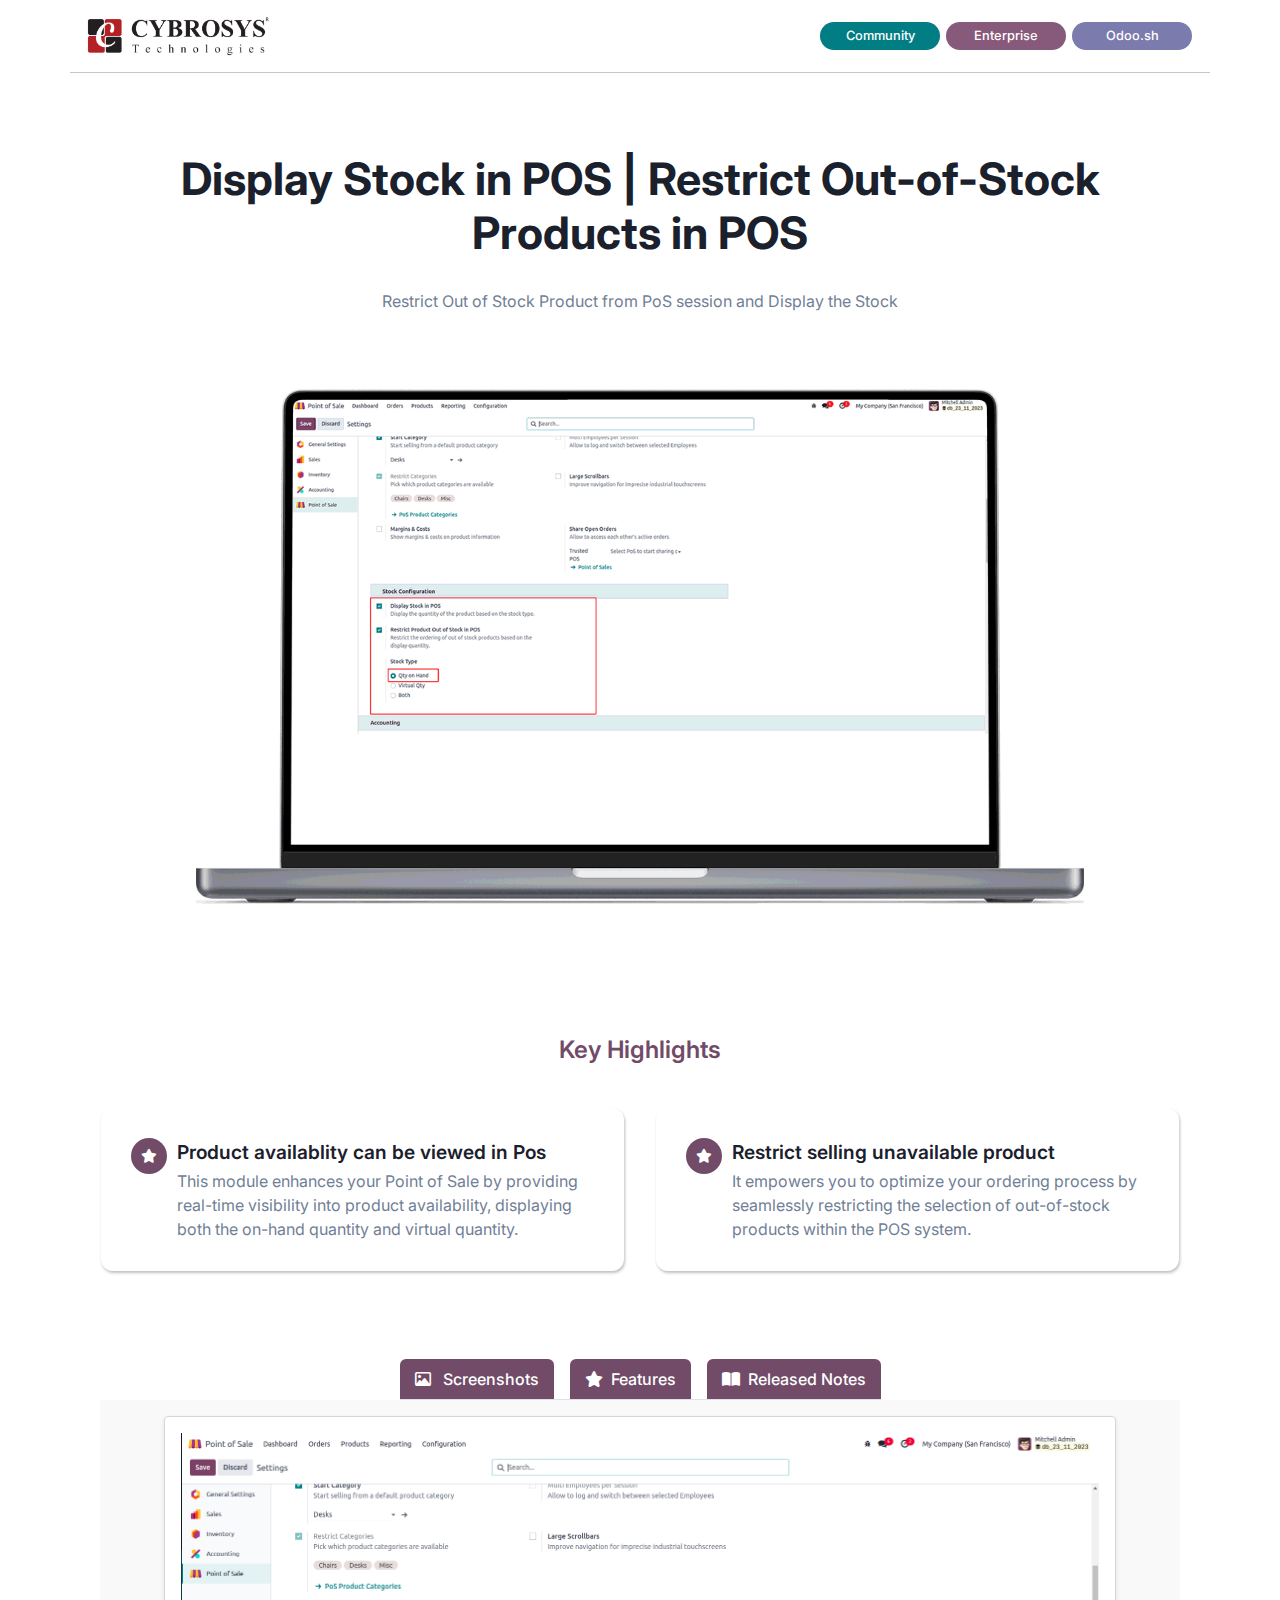
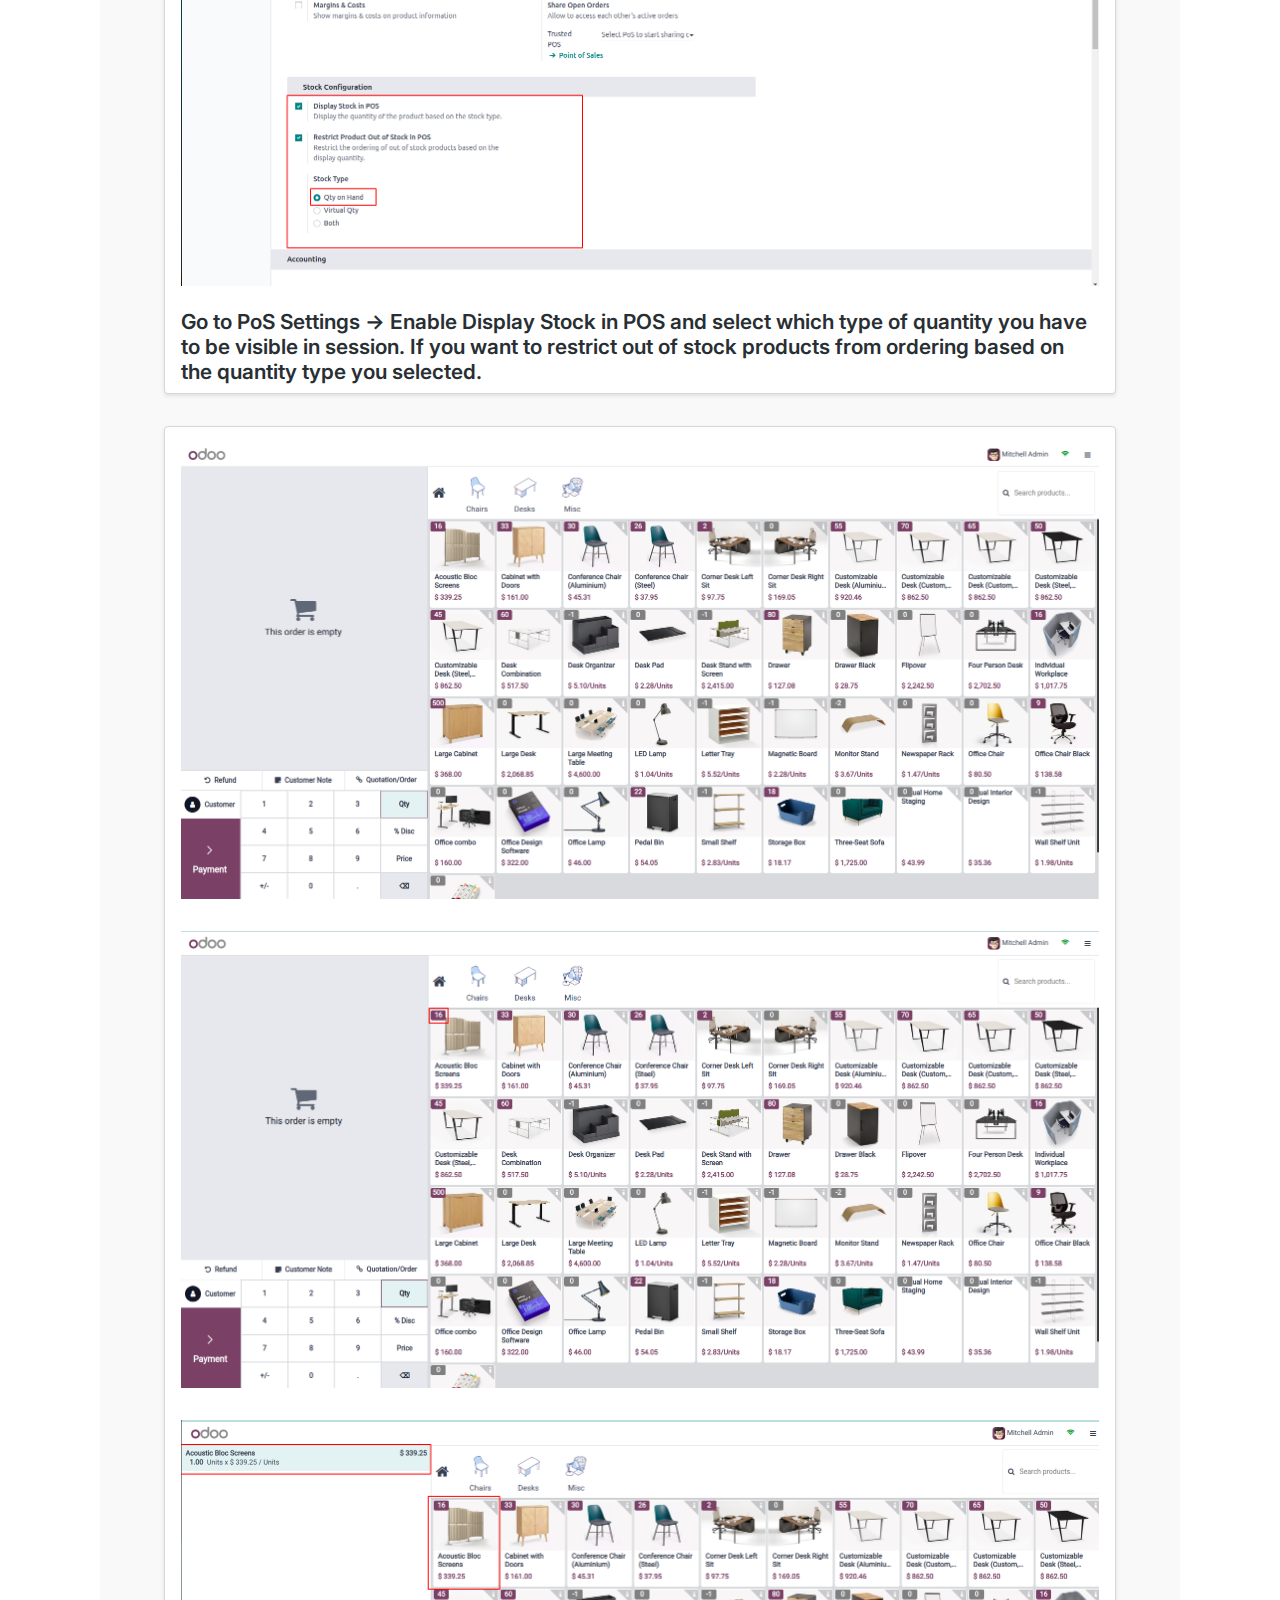
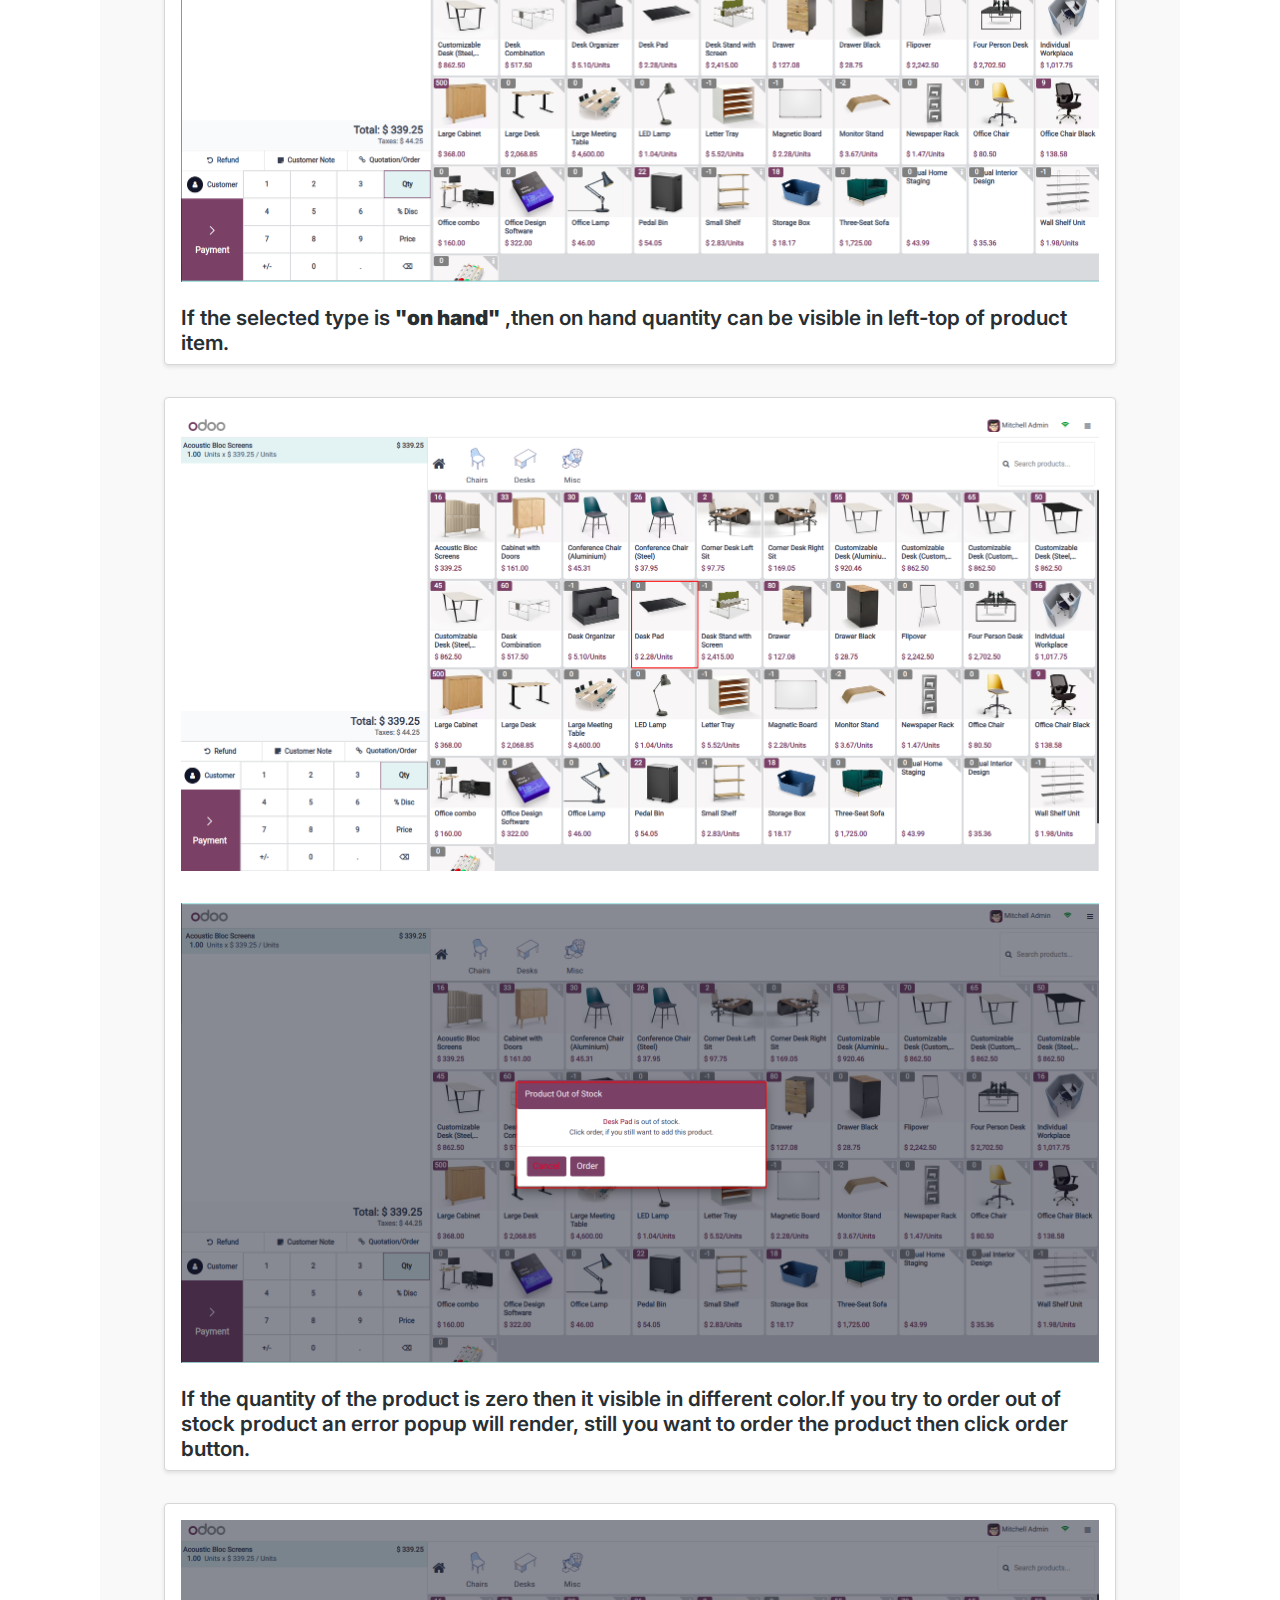
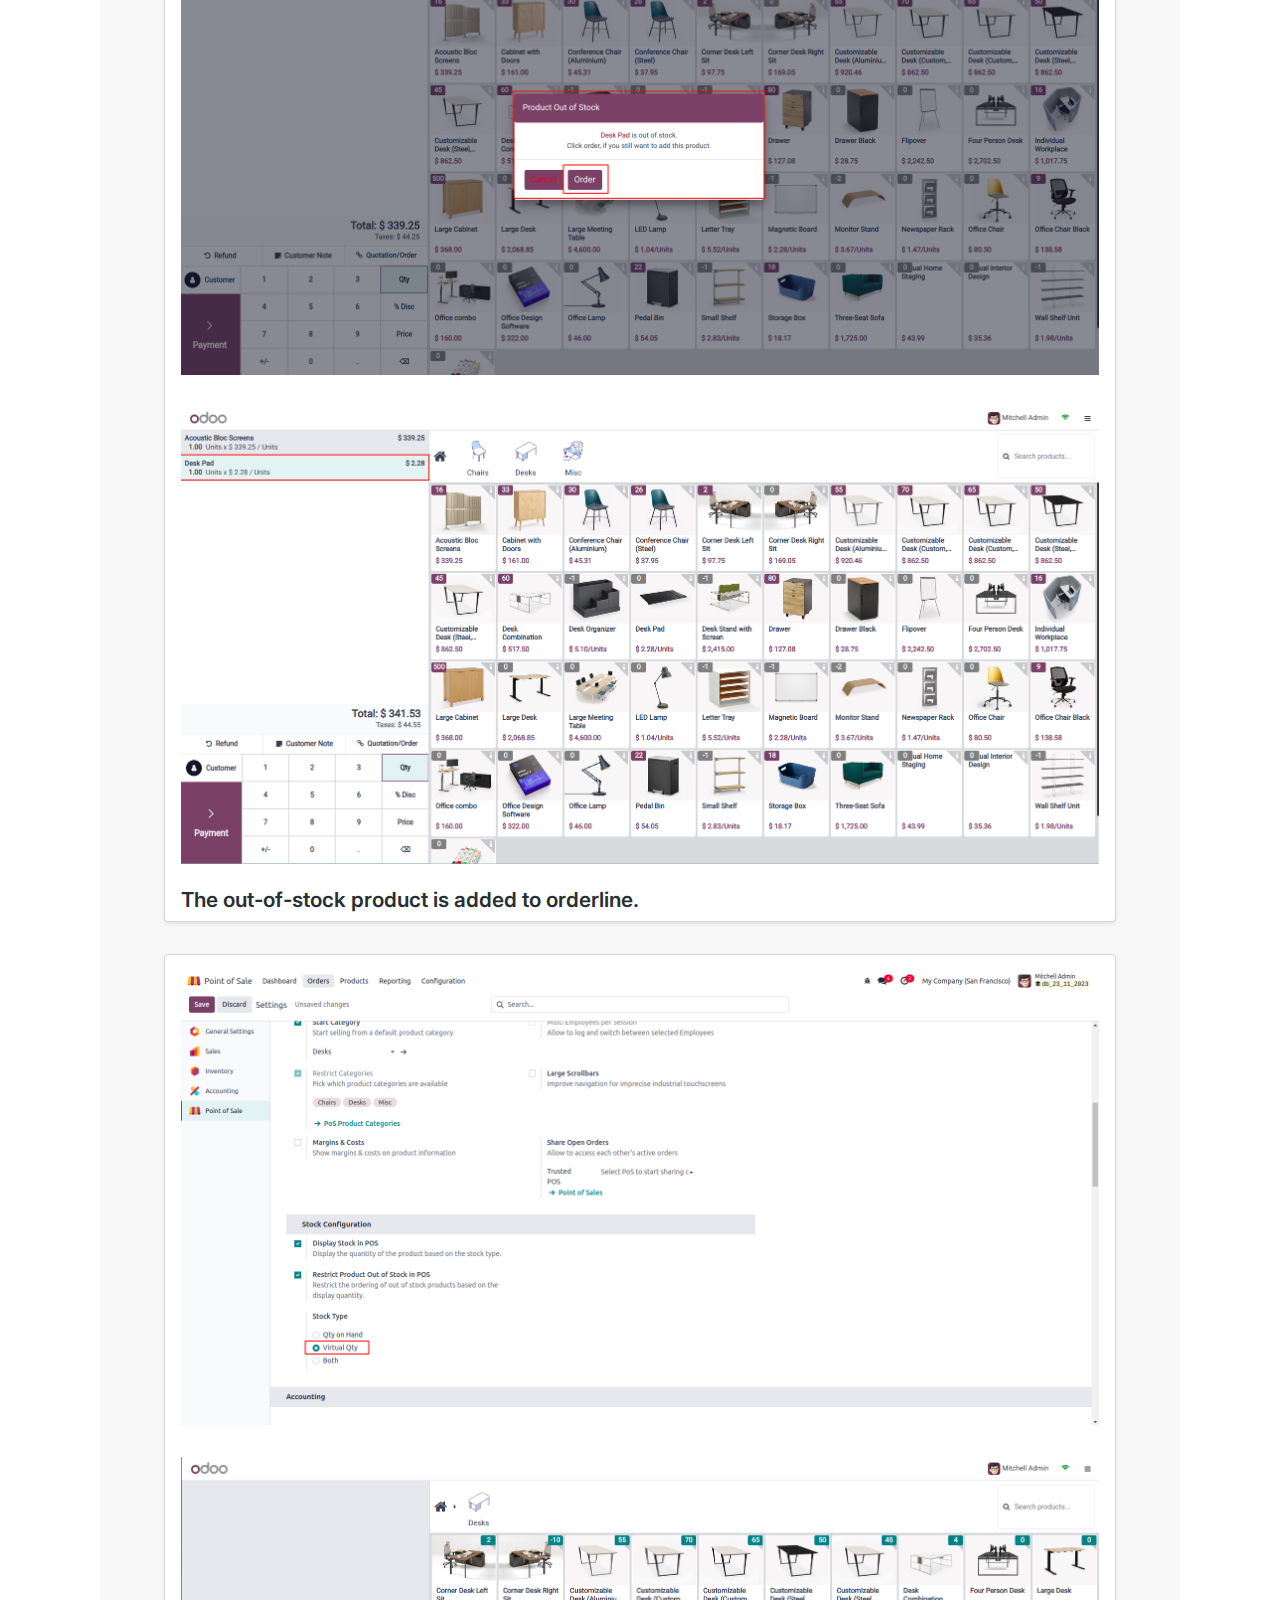
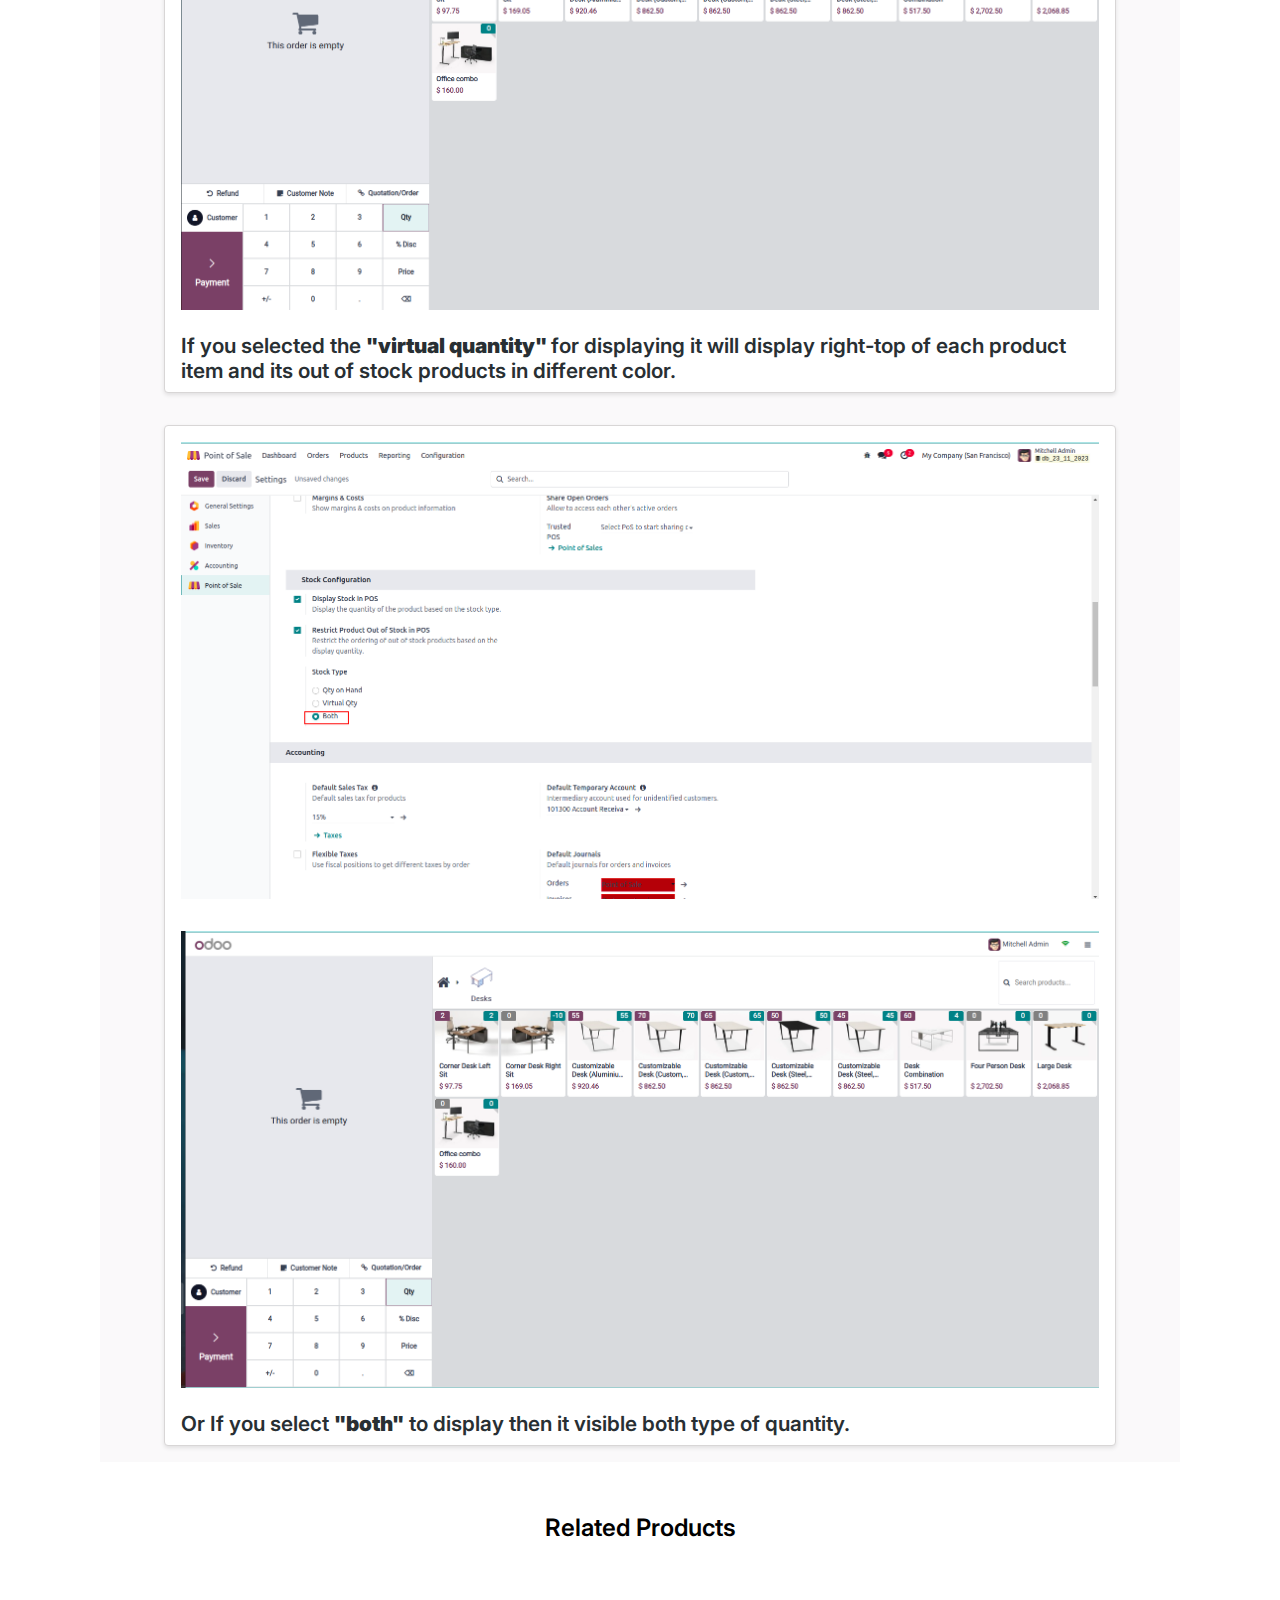
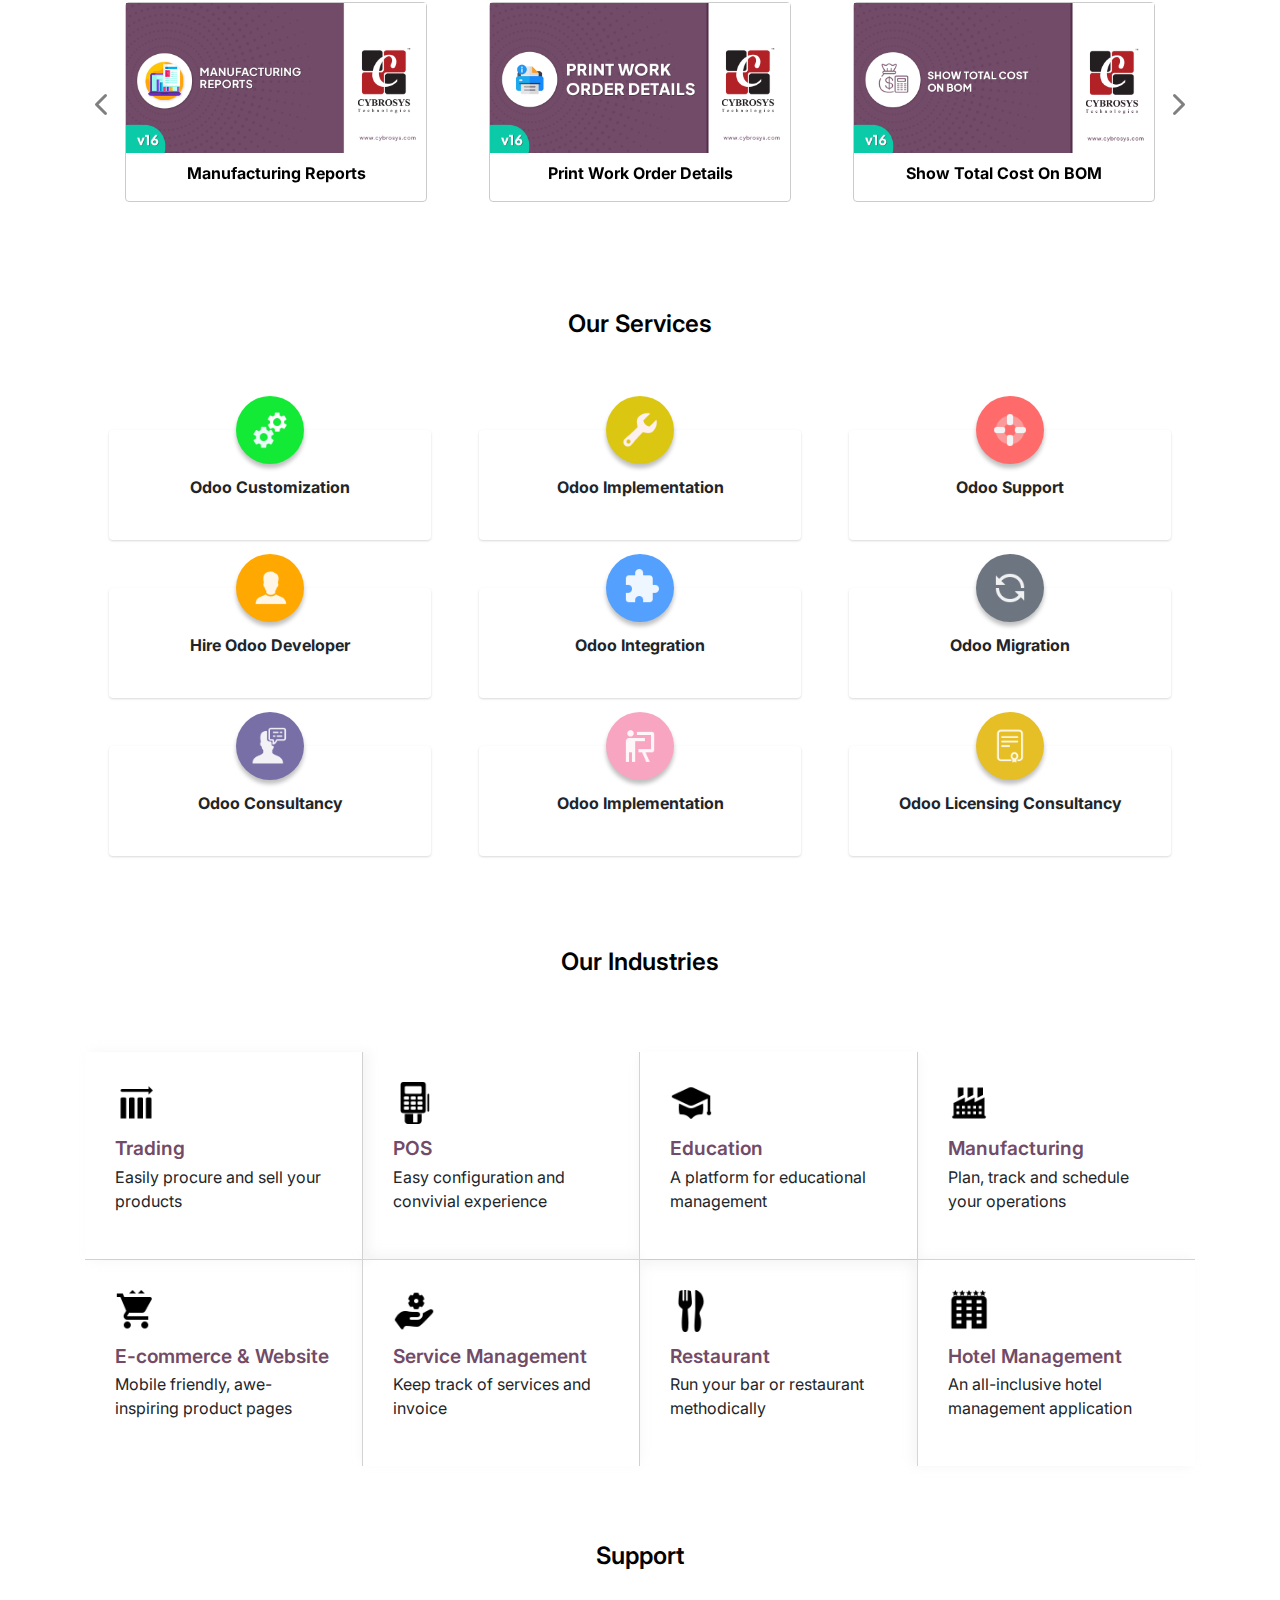
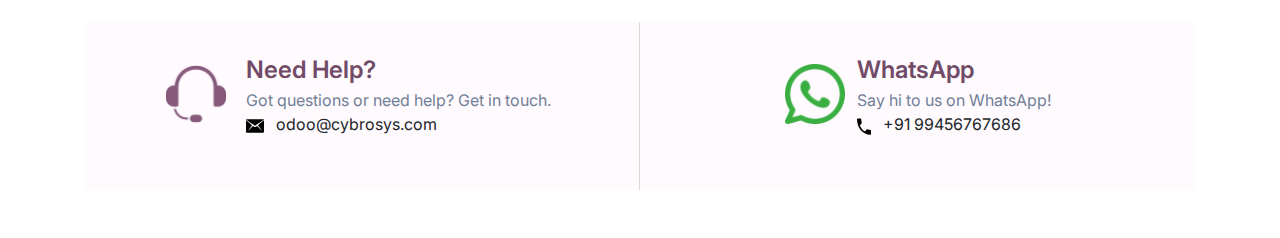
<file: pos_restrict_product_stock/static/description/index.html>
<!DOCTYPE html>
<html lang="en">

<head>
    <meta charset="UTF-8">
    <meta name="viewport" content="width=device-width, initial-scale=1.0">
    <title>Odoo App 3 Index</title>
    <!-- Bootstrap CSS -->
    <link rel="stylesheet"
          href="https://cdn.jsdelivr.net/npm/bootstrap@4.0.0/dist/css/bootstrap.min.css"
          integrity="sha384-Gn5384xqQ1aoWXA+058RXPxPg6fy4IWvTNh0E263XmFcJlSAwiGgFAW/dAiS6JXm"
          crossorigin="anonymous">
    <link rel="stylesheet"
          href="https://cdnjs.cloudflare.com/ajax/libs/font-awesome/6.2.1/css/all.min.css">
    <link rel="preconnect" href="https://fonts.googleapis.com">
    <link rel="preconnect" href="https://fonts.gstatic.com" crossorigin>
    <link href="https://fonts.googleapis.com/css2?family=Inter:wght@400;500;600;700;800&display=swap"
          rel="stylesheet">
</head>
<body>
<section>
    <div class="container"
         style="font-family: 'Inter', sans-serif !important;background-color: #fff !important;">
        <div class="row">
            <div class="col-sm-12 col-md-12 col-lg-12 d-flex justify-content-between flex-wrap align-items-sm-center"
                 style="border-bottom:1px solid rgba(0, 0, 0, 0.22)">
                <div class="my-3">
                    <img src="assets/misc/Cybrosys R.png"
                         style="width:auto !important; height:40px !important">
                </div>
                <div class="my-3 d-flex align-items-center">
                    <div class="text-center"
                         style="background-color:#017E84 !important;font-size: 0.8rem !important; color:#fff !important; font-weight:500 !important; padding:4px !important; margin:0 3px !important; border-radius:50px !important; min-width: 120px !important;">
                        Community
                    </div>
                    <div class="text-center"
                         style="background-color:#875A7B !important; color:#fff !important;font-size: 0.8rem !important; font-weight:500 !important; padding:4px !important; margin:0 3px !important; border-radius:50px !important;min-width: 120px !important;">
                        Enterprise
                    </div>
                    <div class="text-center"
                         style="background-color:#7C7BAD !important; color:#fff !important;font-size: 0.8rem !important; font-weight:500 !important; padding:4px !important; margin:0 3px !important; border-radius:50px !important; min-width: 120px !important;">
                        Odoo.sh
                    </div>
                </div>
            </div>
        </div>
        <div class="row">
            <div class="col-sm-12 col-md-12 col-lg-12 text-center d-flex align-items-center flex-column"
                 style="margin: 80px 0px !important;">
                <h1 style="font-size: 2.8rem;font-weight: 700; color:
                    #1A202C;">
                    Display Stock in POS | Restrict Out-of-Stock Products in
                    POS</h1>
                <p class="my-3 mb-4"
                   style="max-width: 80%; font-weight: 400 !important; line-height: 32px; color: #718096;">
                    Restrict Out of
                    Stock Product from PoS session and Display the Stock</p>
                <!-- END OF APP HERO -->
                <div style="width: 80%; margin-top: 3rem;">
                    <img src="assets/screenshots/hero.gif"
                         class="img-responsive" width="100%" height="auto">
                </div>
            </div>
        </div>
        <div class="container mt-5 mb-5">
            <div class="col-lg-12 d-flex flex-column justify-content-center align-items-center mt-4">
                <p class="m-0"
                   style="font-weight: 600; font-size: 24px; color:#714b67 !important">
                    Key Highlights
                </p>
            </div>
            <div class="row py-4">
                <div class="col-md-6 col-sm-12 p-3">
                    <div class="d-flex   h-100" style="padding: 30px;border-radius: 12px;
                                    background: #FFF;
                                    box-shadow: 1px 2px 3px 0px rgba(0, 0, 0, 0.25); ">
                        <div style="width: 36px; height: 36px; border-radius: 50%; background: #714B67;
                                    display: flex; justify-content: center; align-items: center;
                                    margin-right: 10px; flex-shrink: 0;">
                            <i class="fa-solid fa-star  "
                               style="color: #fff;font-size:14px;"></i>
                        </div>
                        <div>
                            <p style="color: #1A202C;font-weight: 600;
                                      font-size: 1.2rem; margin-bottom: 2px;">
                                Product availablity can be viewed in Pos </p>
                            <p class="m-0" style="color:#718096"> This module
                                enhances your Point of Sale by providing
                                real-time
                                visibility into product availability, displaying
                                both the on-hand
                                quantity and virtual quantity.
                            </p>
                        </div>
                    </div>
                </div>
                <div class="col-md-6 col-sm-12 p-3">
                    <div class="d-flex   h-100" style="padding: 30px;border-radius: 12px;
                                    background: #FFF;
                                    box-shadow: 1px 2px 3px 0px rgba(0, 0, 0, 0.25); ">
                        <div style="width: 36px; height: 36px; border-radius: 50%; background: #714B67;
                                    display: flex; justify-content: center; align-items: center;
                                    margin-right: 10px; flex-shrink: 0;">
                            <i class="fa-solid fa-star  "
                               style="color: #fff;font-size:14px;"></i>
                        </div>
                        <div>
                            <p style="color: #1A202C;font-weight: 600;
                                      font-size: 1.2rem; margin-bottom: 2px;">
                                Restrict selling unavailable product </p>
                            <p class="m-0" style="color:#718096"> It empowers
                                you to optimize
                                your ordering process by seamlessly restricting
                                the selection of
                                out-of-stock products within the POS system.
                            </p>
                        </div>
                    </div>
                </div>
            </div>
        </div>
        <div class="container rounded">
            <ul class="nav nav-tabs d-flex"
                style="width: fit-content;margin: 0 auto;gap: 1rem;">
                <li class="col text-center py-2 text-nowrap "
                    style="color: #fff; background-color: #714B67;border-radius: 6px 6px 0px 0px;">
                    <a
                            class="active show" data-toggle="tab" href="#tab1"
                            style="color: #fff;font-weight: 500; background-color: #714B67; text-decoration: none;">
                        <i class="fa-regular fa-image  pr-2"
                           style="color: #fff;"></i>
                        Screenshots</a></li>
                <li class="col text-center py-2 text-nowrap "
                    style="color: #fff; background-color: #714B67;border-radius: 6px 6px 0px 0px;">
                    <a
                            data-toggle="tab" href="#tab2"
                            style="color: #fff;font-weight: 500;  text-decoration: none;"><i
                            class="fa-solid fa-star  pr-2"
                            style="color: #fff;"></i>Features</a></li>
                <li class="col text-center py-2 text-nowrap "
                    style="color: #fff; background-color: #714B67;border-radius: 6px 6px 0px 0px;">
                    <a
                            data-toggle="tab" href="#tab3"
                            style="color: #fff;font-weight: 500; text-decoration: none; background-color: #714B67;"><i
                            class="fa-solid fa-book-open  pr-2"
                            style="color: #fff;"></i>Released Notes</a></li>
            </ul>
            <div class="tab-content"
                 style="background-color: rgba(121, 113, 119, 0.04);">
                <div id="tab1" class="tab-pane fade in active show">
                    <div class="col-lg-12 py-2"
                         style="padding: 1rem 4rem !important;">
                        <div
                                style="border: 1px solid #d8d6d6; border-radius: 4px; background: #fff; box-shadow: 0 2px 4px rgba(0, 0, 0, 0.1);">
                            <div class="row justify-content-center p-3 w-100 m-0">
                                <img src="assets/screenshots/Screenshot1.png"
                                     class="img-responsive" width="100%"
                                     height="auto">

                            </div>
                            <div class="px-3">
                                <h4 class="mt-2"
                                    style=" font-weight:600 !important; color:#282F33 !important; font-size:1.3rem !important">
                                    Go to PoS Settings ->
                                    Enable Display Stock in POS and select which
                                    type of quantity
                                    you have to be visible in session. If you
                                    want to restrict out of stock products from
                                    ordering based on
                                    the quantity type you selected.</h4>
                            </div>
                        </div>
                    </div>
                    <div class="col-lg-12 py-2"
                         style="padding: 1rem 4rem !important;">
                        <div
                                style="border: 1px solid #d8d6d6; border-radius: 4px; background: #fff; box-shadow: 0 2px 4px rgba(0, 0, 0, 0.1);">
                            <div class="row justify-content-center p-3 w-100 m-0">
                                <img src="assets/screenshots/Screenshot2.png"
                                     class="img-responsive" width="100%"
                                     height="auto">

                            </div>
                            <div class="row justify-content-center p-3 w-100 m-0">
                                <img src="assets/screenshots/Screenshot3.png"
                                     class="img-responsive" width="100%"
                                     height="auto">

                            </div>
                            <div class="row justify-content-center p-3 w-100 m-0">
                                <img src="assets/screenshots/Screenshot4.png"
                                     class="img-responsive" width="100%"
                                     height="auto">
                            </div>
                            <div class="px-3">
                                <h4 class="mt-2"
                                    style=" font-weight:600 !important; color:#282F33 !important; font-size:1.3rem !important">
                                    If the selected type is
                                    <b>"on hand"</b> ,then on hand quantity can be visible in left-top of product
                                    item.</h4>
                            </div>
                        </div>
                    </div>
                    <div class="col-lg-12 py-2"
                         style="padding: 1rem 4rem !important;">
                        <div
                                style="border: 1px solid #d8d6d6; border-radius: 4px; background: #fff; box-shadow: 0 2px 4px rgba(0, 0, 0, 0.1);">
                            <div class="row justify-content-center p-3 w-100 m-0">
                                <img src="assets/screenshots/Screenshot5.png"
                                     class="img-responsive" width="100%"
                                     height="auto">

                            </div>
                            <div class="row justify-content-center p-3 w-100 m-0">
                                <img src="assets/screenshots/Screenshot6.png"
                                     class="img-responsive" width="100%"
                                     height="auto">

                            </div>
                            <div class="px-3">
                                <h4 class="mt-2"
                                    style=" font-weight:600 !important; color:#282F33 !important; font-size:1.3rem !important">
                                    If the quantity of the
                                    product is zero then it visible in different
                                    color.If you try to order out
                                    of stock product an error popup will render,
                                    still you want to
                                    order the product then click order
                                    button.</h4>
                            </div>
                        </div>
                    </div>
                    <div class="col-lg-12 py-2"
                         style="padding: 1rem 4rem !important;">
                        <div
                                style="border: 1px solid #d8d6d6; border-radius: 4px; background: #fff; box-shadow: 0 2px 4px rgba(0, 0, 0, 0.1);">
                            <div class="row justify-content-center p-3 w-100 m-0">
                                <img src="assets/screenshots/Screenshot7.png"
                                     class="img-responsive" width="100%"
                                     height="auto">

                            </div
                            >
                            <div class="row justify-content-center p-3 w-100 m-0">
                                <img src="assets/screenshots/Screenshot8.png"
                                     class="img-responsive" width="100%"
                                     height="auto">

                            </div>
                            <div class="px-3">
                                <h4 class="mt-2"
                                    style=" font-weight:600 !important; color:#282F33 !important; font-size:1.3rem !important">
                                    The out-of-stock
                                    product is added to orderline.</h4>
                            </div>
                        </div>
                    </div>
                    <div class="col-lg-12 py-2"
                         style="padding: 1rem 4rem !important;">
                        <div
                                style="border: 1px solid #d8d6d6; border-radius: 4px; background: #fff; box-shadow: 0 2px 4px rgba(0, 0, 0, 0.1);">
                            <div class="row justify-content-center p-3 w-100 m-0">
                                <img src="assets/screenshots/Screenshot9.png"
                                     class="img-responsive" width="100%"
                                     height="auto">

                            </div>
                            <div class="row justify-content-center p-3 w-100 m-0">
                                <img src="assets/screenshots/Screenshot10.png"
                                     class="img-responsive" width="100%"
                                     height="auto">

                            </div>
                            <div class="px-3">
                                <h4 class="mt-2"
                                    style=" font-weight:600 !important; color:#282F33 !important; font-size:1.3rem !important">
                                    If you selected the
                                   <b>"virtual quantity" </b> for displaying it will
                                    display right-top of
                                    each product item and its out of stock
                                    products in different color.</h4>
                            </div>
                        </div>
                    </div>
                    <div class="col-lg-12 py-2"
                         style="padding: 1rem 4rem !important;">
                        <div
                                style="border: 1px solid #d8d6d6; border-radius: 4px; background: #fff; box-shadow: 0 2px 4px rgba(0, 0, 0, 0.1);">
                            <div class="row justify-content-center p-3 w-100 m-0">
                                <img src="assets/screenshots/Screenshot11.png"
                                     class="img-responsive" width="100%"
                                     height="auto">

                            </div>
                            <div class="row justify-content-center p-3 w-100 m-0">
                                <img src="assets/screenshots/Screenshot12.png"
                                     class="img-responsive" width="100%"
                                     height="auto">

                            </div>
                            <div class="px-3">
                                <h4 class="mt-2"
                                    style=" font-weight:600 !important; color:#282F33 !important; font-size:1.3rem !important">
                                 Or If you select <b>"both"</b>   to display then it
                                    visible both type
                                    of quantity.</h4>
                            </div>
                        </div>
                    </div>
                </div>

                <div id="tab2" class="tab-pane fade">
                    <div class="col-mg-12" style="padding: 1rem 4rem;">
                        <ul style="list-style: none; padding: 1rem 0;font-weight: 500;">
                            <li class="py-3"
                                style="font-weight: 500;background-color: #fff; border-radius: 4px; padding: 1rem; margin-bottom: 1rem; box-shadow: 0 2px 4px rgba(0, 0, 0, 0.1);">
                                    <span style="margin-right: 12px;"><img
                                            src="assets/misc/star (1) 2.svg"
                                            alt=""
                                            width="16px"></span>Display both
                                on-hand quantity and Virtual quantity of every
                                product.
                            </li>
                            <li class="py-3"
                                style="font-weight: 500;background-color: #fff; border-radius: 4px; padding: 1rem; margin-bottom: 1rem; box-shadow: 0 2px 4px rgba(0, 0, 0, 0.1);">
                                    <span style="margin-right: 12px;"><img
                                            src="assets/misc/star (1) 2.svg"
                                            alt=""
                                            width="16px"></span> Restrict out of
                                stock products from ordering them.
                            </li>
                            <li class="py-3"
                                style="font-weight: 500;background-color: #fff; border-radius: 4px; padding: 1rem; margin-bottom: 1rem; box-shadow: 0 2px 4px rgba(0, 0, 0, 0.1);">
                                    <span style="margin-right: 12px;"><img
                                            src="assets/misc/star (1) 2.svg"
                                            alt=""
                                            width="16px"></span>We can choose
                                which type of (on-hand and virtual) quantity you
                                have to be visible in POS.
                            </li>
                            <li class="py-3"
                                style="font-weight: 500;background-color: #fff; border-radius: 4px; padding: 1rem; margin-bottom: 1rem; box-shadow: 0 2px 4px rgba(0, 0, 0, 0.1);">
                                    <span style="margin-right: 12px;"><img
                                            src="assets/misc/star (1) 2.svg"
                                            alt=""
                                            width="16px"></span> We can also
                                specify which type of (on-hand and virtual)
                                quantity you have to restrict if the product is
                                out of stock.
                            </li>

                        </ul>
                    </div>
                </div>
                <div id="tab3" class="tab-pane fade">
                    <div class="col-mg-12 active" style="padding: 1rem 4rem;">
                        <div class="py-3"
                             style="font-weight: 500;background-color: #fff; border-radius: 4px; padding: 1rem; box-shadow: 0 2px 4px rgba(0, 0, 0, 0.1);">
                            <div class="d-flex mb-3"
                                 style="font-size: 0.8rem; font-weight: 500;"><span>Version
                                        17.0.1.0.0</span><span
                                    class="px-2">|</span><span
                                    style="color: #714B67;font-weight: 600;">Released on:28th November 2023</span>
                            </div>
                            <p class="m-0"
                               style=" color:#718096!important; font-size:1rem !important;line-height: 28px;">

                                Initial Commit for Display Stock in POS |
                                Restrict Out-of-Stock Products in POS.</p>
                        </div>
                    </div>
                </div>
            </div>
        </div>
        <div class="container mt-5">
            <div class="col-lg-12 d-flex flex-column justify-content-center align-items-center mt-5">
                <p class="m-0"
                   style="font-weight: 600; font-size: 24px; color:#000 !important">
                    Related Products</p>
            </div>
        </div>
        <div id="myCarousel" class="carousel slide py-3" data-ride="carousel">
            <div class="carousel-inner">
                <div class="carousel-item active">
                    <div class="row p-4">
                        <div class="col">
                            <div class="p-3">
                                <a href="https://apps.odoo.com/apps/modules/16.0/manufacturing_reports/"
                                   style="color: #000; text-decoration: none;">
                                    <div style="border:1px solid #CBCBCB !important;border-radius: 4px;">
                                        <div style="width: 300px; ">
                                            <img src="assets/modules/1.png"
                                                 alt="" width="100%"
                                                 height="auto">

                                        </div>
                                        <p class="text-center pt-2 text-black font-weight-bold">
                                            Manufacturing Reports</p>
                                    </div>
                                </a>
                            </div>
                        </div>
                        <div class="col">
                            <div class="p-3">
                                <a href="https://apps.odoo.com/apps/modules/16.0/mrp_work_order_print/"
                                   style="color: #000; text-decoration: none;">
                                    <div style="border:1px solid #CBCBCB !important;border-radius: 4px;">
                                        <div style="width: 300px; ">
                                            <img src="assets/modules/2.png"
                                                 alt="" width="100%"
                                                 height="auto">

                                        </div>
                                        <p class="text-center pt-2 text-black font-weight-bold">
                                            Print Work Order Details</p>
                                    </div>
                                </a>
                            </div>
                        </div>
                        <div class="col">
                            <div class="p-3">
                                <a href="https://apps.odoo.com/apps/modules/16.0/bom_total_cost/"
                                   style="color: #000; text-decoration: none;">
                                    <div style="border:1px solid #CBCBCB !important;border-radius: 4px;">
                                        <div style="width: 300px; ">
                                            <img src="assets/modules/3.png"
                                                 alt="" width="100%"
                                                 height="auto">

                                        </div>
                                        <p class="text-center pt-2 text-black font-weight-bold">
                                            Show Total Cost On BOM</p>
                                    </div>
                                </a>
                            </div>
                        </div>
                    </div>
                </div>
                <div class="carousel-item">
                    <div class="row p-4">
                        <div class="col">
                            <div class="p-3">
                                <a href="https://apps.odoo.com/apps/modules/16.0/simple_mrp_order/"
                                   style="color: #000; text-decoration: none;">
                                    <div style="border:1px solid #CBCBCB !important;border-radius: 4px;">
                                        <div style="width: 300px; ">
                                            <img src="assets/modules/4.png"
                                                 alt="" width="100%"
                                                 height="auto">

                                        </div>
                                        <p class="text-center pt-2 text-black font-weight-bold">
                                            Simple Manufacturing Orders</p>
                                    </div>
                                </a>
                            </div>
                        </div>
                        <div class="col">
                            <div class="p-3">
                                <a href="https://apps.odoo.com/apps/modules/16.0/bom_multiple_product/"
                                   style="color: #000; text-decoration: none;">
                                    <div style="border:1px solid #CBCBCB !important;border-radius: 4px;">
                                        <div style="width: 300px;">
                                            <img src="assets/modules/5.png"
                                                 alt="" width="100%"
                                                 height="auto">

                                        </div>
                                        <p class="text-center pt-2 text-black font-weight-bold">
                                            BOM Multiple Product Selection</p>
                                    </div>
                                </a>
                            </div>
                        </div>
                        <div class="col">
                            <div class="p-3">
                                <a href="https://apps.odoo.com/apps/modules/16.0/cw_mrp/"
                                   style="color: #000; text-decoration: none;">
                                    <div style="border:1px solid #CBCBCB !important;border-radius: 4px;">
                                        <div style="width: 300px;">
                                            <img src="assets/modules/6.png"
                                                 alt="" width="100%"
                                                 height="auto">
                                        </div>
                                        <p class="text-center pt-2 text-black font-weight-bold">
                                            Catch Weight Management:
                                            Manufacturing</p>
                                    </div>
                                </a>
                            </div>
                        </div>
                    </div>
                </div>
            </div>
            <a class="carousel-control-prev" href="#myCarousel"
               data-slide="prev" style="width: 35px; color: #000;">
                    <span class="carousel-control-prev-icon">
                        <i class="fa fa-chevron-left"
                           style="font-size: 24px;"></i>
                    </span>
            </a>
            <a class="carousel-control-next" href="#myCarousel"
               data-slide="next" style="width: 35px; color: #000;">
                    <span class="carousel-control-next-icon">
                        <i class="fa fa-chevron-right"
                           style="font-size: 24px;"></i>
                    </span>
            </a>
        </div>
        <div class="container mt-5">
            <div class="col-lg-12 d-flex flex-column justify-content-center align-items-center mt-4">
                <p class="m-0"
                   style="font-weight: 600; font-size: 24px; color:#000 !important">
                    Our Services</p>

            </div>
        </div>
        <div class="container my-5">
            <div class="row py-3">
                <div class="col-md-4 col-sm-6 px-4 py-4">
                    <div
                            style="background-color: #fff; padding: 25px; text-align: center;  box-shadow: rgba(0, 0, 0, 0.1) 0px 1px 3px 0px, rgba(0, 0, 0, 0.06) 0px 1px 2px 0px; position: relative;border-radius: 4px;">
                        <div style="position: absolute; top: 0%; left: 50%; transform: translate(-50%, -50%);">
                            <div style="background-color:#13EA36 ; border-radius: 50%; padding: 15px;    width: 68px;
                                    height: 68px; display: inline-block; box-shadow:0px 4px 4px rgba(0, 0, 0, 0.25);">
                                <img src="assets/icons/cogs.png"
                                     alt="service-icon" width="38px"
                                     height="auto">
                            </div>
                        </div>
                        <p style="margin-top: 20px; font-weight: bold;">Odoo
                            Customization</p>
                    </div>
                </div>
                <div class="col-md-4 col-sm-6 px-4 py-4">
                    <div
                            style="background-color: #fff; padding: 25px; text-align: center; box-shadow: rgba(0, 0, 0, 0.1) 0px 1px 3px 0px, rgba(0, 0, 0, 0.06) 0px 1px 2px 0px; position: relative;border-radius: 4px;">
                        <div style="position: absolute; top: 0%; left: 50%; transform: translate(-50%, -50%);">
                            <div style="background-color:#DBC711; border-radius: 50%; padding: 15px;    width: 68px;
                                    height: 68px; display: inline-block; box-shadow:0px 4px 4px rgba(0, 0, 0, 0.25);">
                                <img src="assets/icons/wrench.png"
                                     alt="service-icon" width="38px"
                                     height="auto">
                            </div>
                        </div>
                        <p style="margin-top: 20px; font-weight: bold;">Odoo
                            Implementation</p>
                    </div>
                </div>
                <div class="col-md-4 col-sm-6 px-4 py-4">
                    <div
                            style="background-color: #fff; padding: 25px; text-align: center;  box-shadow: rgba(0, 0, 0, 0.1) 0px 1px 3px 0px, rgba(0, 0, 0, 0.06) 0px 1px 2px 0px; position: relative; border-radius: 4px;">
                        <div style="position: absolute; top: 0%; left: 50%; transform: translate(-50%, -50%);">
                            <div style="background-color:#FF6B6B ; border-radius: 50%; padding: 15px;    width: 68px;
                                    height: 68px; display: inline-block; box-shadow:0px 4px 4px rgba(0, 0, 0, 0.25);">
                                <img src="assets/icons/lifebuoy.png"
                                     alt="service-icon" width="38px"
                                     height="auto">
                            </div>
                        </div>
                        <p style="margin-top: 20px; font-weight: bold;">Odoo
                            Support</p>
                    </div>
                </div>
                <div class="col-md-4 col-sm-6 px-4 py-4">
                    <div
                            style="background-color: #fff; padding: 25px; text-align: center; box-shadow: rgba(0, 0, 0, 0.1) 0px 1px 3px 0px, rgba(0, 0, 0, 0.06) 0px 1px 2px 0px; position: relative; border-radius: 4px;">
                        <div style="position: absolute; top: 0%; left: 50%; transform: translate(-50%, -50%);">
                            <div style="background-color:#FFA801 ; border-radius: 50%; padding: 15px;    width: 68px;
                                    height: 68px; display: inline-block; box-shadow:0px 4px 4px rgba(0, 0, 0, 0.25);">
                                <img src="assets/icons/user.png"
                                     alt="service-icon" width="38px"
                                     height="auto">
                            </div>
                        </div>
                        <p style="margin-top: 20px; font-weight: bold;">Hire
                            Odoo Developer</p>
                    </div>
                </div>
                <div class="col-md-4 col-sm-6 px-4 py-4">
                    <div
                            style="background-color: #fff; padding: 25px; text-align: center;  box-shadow: rgba(0, 0, 0, 0.1) 0px 1px 3px 0px, rgba(0, 0, 0, 0.06) 0px 1px 2px 0px; position: relative; border-radius: 4px;">

                        <div style="position: absolute; top: 0%; left: 50%; transform: translate(-50%, -50%);">
                            <div style="background-color:#54A0FF; border-radius: 50%; padding: 15px;    width: 68px;
                                    height: 68px; display: inline-block; box-shadow:0px 4px 4px rgba(0, 0, 0, 0.25);">
                                <img src="assets/icons/puzzle.png"
                                     alt="service-icon" width="38px"
                                     height="auto">
                            </div>
                        </div>
                        <p style="margin-top: 20px; font-weight: bold;">Odoo
                            Integration</p>
                    </div>
                </div>
                <div class="col-md-4 col-sm-6 px-4 py-4">
                    <div
                            style="background-color: #fff; padding: 25px; text-align: center;  box-shadow: rgba(0, 0, 0, 0.1) 0px 1px 3px 0px, rgba(0, 0, 0, 0.06) 0px 1px 2px 0px; position: relative;border-radius: 4px;">
                        <div style="position: absolute; top: 0%; left: 50%; transform: translate(-50%, -50%);">
                            <div style="background-color:#6D7680 ; border-radius: 50%; padding: 15px;    width: 68px;
                                    height: 68px; display: inline-block; box-shadow:0px 4px 4px rgba(0, 0, 0, 0.25);">
                                <img src="assets/icons/update.png"
                                     alt="service-icon" width="38px"
                                     height="auto">
                            </div>
                        </div>
                        <p style="margin-top: 20px; font-weight: bold;">Odoo
                            Migration</p>
                    </div>
                </div>
                <div class="col-md-4 col-sm-6 px-4 py-4">
                    <div
                            style="background-color: #fff; padding: 25px; text-align: center;  box-shadow: rgba(0, 0, 0, 0.1) 0px 1px 3px 0px, rgba(0, 0, 0, 0.06) 0px 1px 2px 0px; position: relative;border-radius: 4px;">
                        <div style="position: absolute; top: 0%; left: 50%; transform: translate(-50%, -50%);">
                            <div style="background-color:#786FA6 ; border-radius: 50%; padding: 15px;    width: 68px;
                                    height: 68px; display: inline-block; box-shadow:0px 4px 4px rgba(0, 0, 0, 0.25);">
                                <img src="assets/icons/consultation.png"
                                     alt="service-icon" width="38px"
                                     height="auto">
                            </div>
                        </div>
                        <p style="margin-top: 20px; font-weight: bold;">Odoo
                            Consultancy</p>
                    </div>
                </div>
                <div class="col-md-4 col-sm-6 px-4 py-4">
                    <div
                            style="background-color: #fff; padding: 25px; text-align: center; box-shadow: rgba(0, 0, 0, 0.1) 0px 1px 3px 0px, rgba(0, 0, 0, 0.06) 0px 1px 2px 0px;position: relative;border-radius: 4px;">
                        <div style="position: absolute; top: 0%; left: 50%; transform: translate(-50%, -50%);">
                            <div style="background-color:#F8A5C2 ; border-radius: 50%; padding: 15px;    width: 68px;
                                    height: 68px; display: inline-block; box-shadow:0px 4px 4px rgba(0, 0, 0, 0.25);">
                                <img src="assets/icons/training.png"
                                     alt="service-icon" width="38px"
                                     height="auto">
                            </div>
                        </div>
                        <p style="margin-top: 20px; font-weight: bold;">Odoo
                            Implementation</p>
                    </div>
                </div>
                <div class="col-md-4 col-sm-6 px-4 py-4">
                    <div
                            style="background-color: #fff; padding: 25px; text-align: center;  box-shadow: rgba(0, 0, 0, 0.1) 0px 1px 3px 0px, rgba(0, 0, 0, 0.06) 0px 1px 2px 0px; position: relative;border-radius: 4px;">
                        <div style="position: absolute; top: 0%; left: 50%; transform: translate(-50%, -50%);">
                            <div style="background-color:#E6BE26; border-radius: 50%; padding: 15px;    width: 68px;
                                    height: 68px; display: inline-block; box-shadow:0px 4px 4px rgba(0, 0, 0, 0.25);">
                                <img src="assets/icons/license.png"
                                     alt="service-icon" width="38px"
                                     height="auto">
                            </div>
                        </div>
                        <p style="margin-top: 20px; font-weight: bold;">Odoo
                            Licensing Consultancy</p>
                    </div>
                </div>
            </div>
        </div>
        <div class="container mt-5">
            <div class="col-lg-12 d-flex flex-column justify-content-center align-items-center mt-4">
                <p class="m-0"
                   style="font-weight: 600; font-size: 24px; color:#000 !important">
                    Our Industries</p>

            </div>
        </div>
        <div class="container">
            <div class="row my-5 py-4">
                <div class="col-md-3 col-sm-6 p-0">
                    <div class="d-flex flex-column h-100 "
                         style="border-right: 1px solid rgb(209, 209, 209); border-bottom: 1px solid  rgb(209, 209, 209); padding: 30px; box-shadow: 6px 0 10px rgba(228, 227, 227, 0.373);">
                        <img src="assets/icons/trading-black.png" width="42px"
                             height="auto" alt="">
                        <p style="color: #714B67;font-weight: 600; margin-top: 10px;
                           font-size: 1.2rem; margin-bottom: 2px;">Trading</p>
                        <p>Easily procure and sell your products</p>
                    </div>
                </div>
                <div class="col-md-3 col-sm-6  p-0">
                    <div class="d-flex flex-column h-100"
                         style="border-right: 1px solid rgb(209, 209, 209);border-bottom: 1px solid  rgb(209, 209, 209); padding: 30px;">
                        <img src="assets/icons/pos-black.png" width="42px"
                             height="auto" alt="">
                        <p style="color: #714B67;font-weight: 600; margin-top: 10px;
                            font-size: 1.2rem; margin-bottom: 2px;">POS</p>
                        <p>Easy configuration and convivial experience</p>
                    </div>
                </div>
                <div class="col-md-3 col-sm-6  p-0">
                    <div class="d-flex flex-column h-100"
                         style="border-right: 1px solid  rgb(209, 209, 209);border-bottom: 1px solid   rgba(0, 0, 0, 0.2); padding: 30px; box-shadow: 0 5px 10px  rgba(228, 227, 227, 0.373)">
                        <img src="assets/icons/education-black.png" width="42px"
                             height="auto" alt="">
                        <p style="color: #714B67;font-weight: 600; margin-top: 10px;
                            font-size: 1.2rem; margin-bottom: 2px;">
                            Education</p>
                        <p>A platform for educational management</p>
                    </div>
                </div>
                <div class="col-md-3 col-sm-6  p-0">
                    <div class="d-flex flex-column h-100"
                         style="border-bottom: 1px solid  rgb(209, 209, 209); padding: 30px; ">
                        <img src="assets/icons/manufacturing-black.png"
                             width="42px" height="auto" alt="">
                        <p style="color: #714B67;font-weight: 600; margin-top: 10px;
                            font-size: 1.2rem; margin-bottom: 2px;">
                            Manufacturing</p>
                        <p>Plan, track and schedule your operations</p>
                    </div>
                </div>
                <div class="col-md-3 col-sm-6 p-0">
                    <div class="d-flex flex-column h-100"
                         style="border-right: 1px solid  rgb(209, 209, 209); padding: 30px;">
                        <img src="assets/icons/ecom-black.png" width="42px"
                             height="auto" alt="">
                        <p style="color: #714B67;font-weight: 600; margin-top: 10px;
                            font-size: 1.2rem; margin-bottom: 2px;">E-commerce &
                            Website</p>
                        <p>Mobile friendly, awe-inspiring product pages</p>
                    </div>
                </div>
                <div class="col-md-3 col-sm-6   p-0">
                    <div class="d-flex flex-column h-100"
                         style="border-right: 1px solid  rgb(209, 209, 209); padding: 30px;box-shadow: 0 -5px 10px  rgba(228, 227, 227, 0.373);">
                        <img src="assets/icons/service-black.png" width="42px"
                             height="auto" alt="">
                        <p style="color: #714B67;font-weight: 600; margin-top: 10px;
                            font-size: 1.2rem; margin-bottom: 2px;">Service
                            Management</p>
                        <p>Keep track of services and invoice</p>
                    </div>
                </div>
                <div class="col-md-3 col-sm-6    p-0">
                    <div class="d-flex flex-column h-100"
                         style="border-right: 1px solid  rgb(209, 209, 209); padding: 30px; ">
                        <img src="assets/icons/restaurant-black.png"
                             width="42px" height="auto" alt="">
                        <p style="color: #714B67;font-weight: 600; margin-top: 10px;
                            font-size: 1.2rem; margin-bottom: 2px;">
                            Restaurant</p>
                        <p>Run your bar or restaurant methodically</p>
                    </div>
                </div>
                <div class="col-md-3 col-sm-6   p-0">
                    <div class="d-flex flex-column h-100"
                         style=" padding: 30px;box-shadow: -5px 0 10px  rgba(228, 227, 227, 0.373);">
                        <img src="assets/icons/hotel-black.png" width="42px"
                             height="auto" alt="">
                        <p style="color: #714B67;font-weight: 600; margin-top: 10px;
                            font-size: 1.2rem; margin-bottom: 2px;">Hotel
                            Management</p>
                        <p>An all-inclusive hotel management application</p>
                    </div>
                </div>
            </div>
        </div>
        <div class="container mt-5">
            <div class="col-lg-12 d-flex flex-column justify-content-center align-items-center mt-5">
                <p class="m-0"
                   style="font-weight: 600; font-size: 24px; color:#000 !important">
                    Support</p>
            </div>
        </div>
        <div class="container my-5">
            <div class="row" style="background-color: #FFFAFE;">
                <div class="col-md-6 pb-4  d-flex align-items-center justify-content-center"
                     style="border-right: 1px solid #D9D9D9;">
                    <div style="padding: 30px;">
                        <div class="d-flex align-items-center">
                            <img src="assets/misc/support (1) 1.svg" alt=""
                                 width="60px" style="margin-right: 12px;">
                            <div style="padding: 0px 8px;">
                                    <span
                                            style="color: #714B67;font-size: 24px;font-weight: 600;padding-bottom: 1rem;">Need
                                        Help?</span>
                                <p class="m-0" style="color:#718096;">Got
                                    questions or need help? Get in touch.</p>
                                <div style="font-weight: 400;"><span><img
                                        src="assets/misc/support-email.svg"
                                        alt=""
                                        width="18px"
                                        style="filter: invert(1);margin-right: 0.8rem;"></span>odoo@cybrosys.com
                                </div>
                            </div>
                        </div>
                    </div>
                </div>
                <div class="col-md-6 pb-4 d-flex align-items-center justify-content-center">
                    <div style="padding: 30px;">
                        <div class="d-flex align-items-center">
                            <img src="assets/misc/whatsapp 1.svg" alt=""
                                 width="60px" style="margin-right: 12px;">
                            <div>
                                <span style="color: #714B67;font-size: 24px;font-weight: 600;">WhatsApp</span>
                                <p class="m-0" style="color:#718096;">Say hi to
                                    us on WhatsApp!</p>
                                <div style="font-weight: 400; font-size: 16px;"><span><img
                                        src="assets/misc/phone.svg"
                                        alt="" width="14px"
                                        style="filter: invert(1); margin-right: 0.8rem;"></span>+91
                                    99456767686
                                </div>
                            </div>
                        </div>
                    </div>
                </div>
            </div>
        </div>
    </div>
</section>
<!-- Optional JavaScript -->
<!-- jQuery first, then Popper.js, then Bootstrap JS -->
<script src="https://ajax.googleapis.com/ajax/libs/jquery/3.5.1/jquery.min.js"></script>
<script src="https://maxcdn.bootstrapcdn.com/bootstrap/4.5.2/js/bootstrap.min.js"></script>
</body>
</html>
</file>
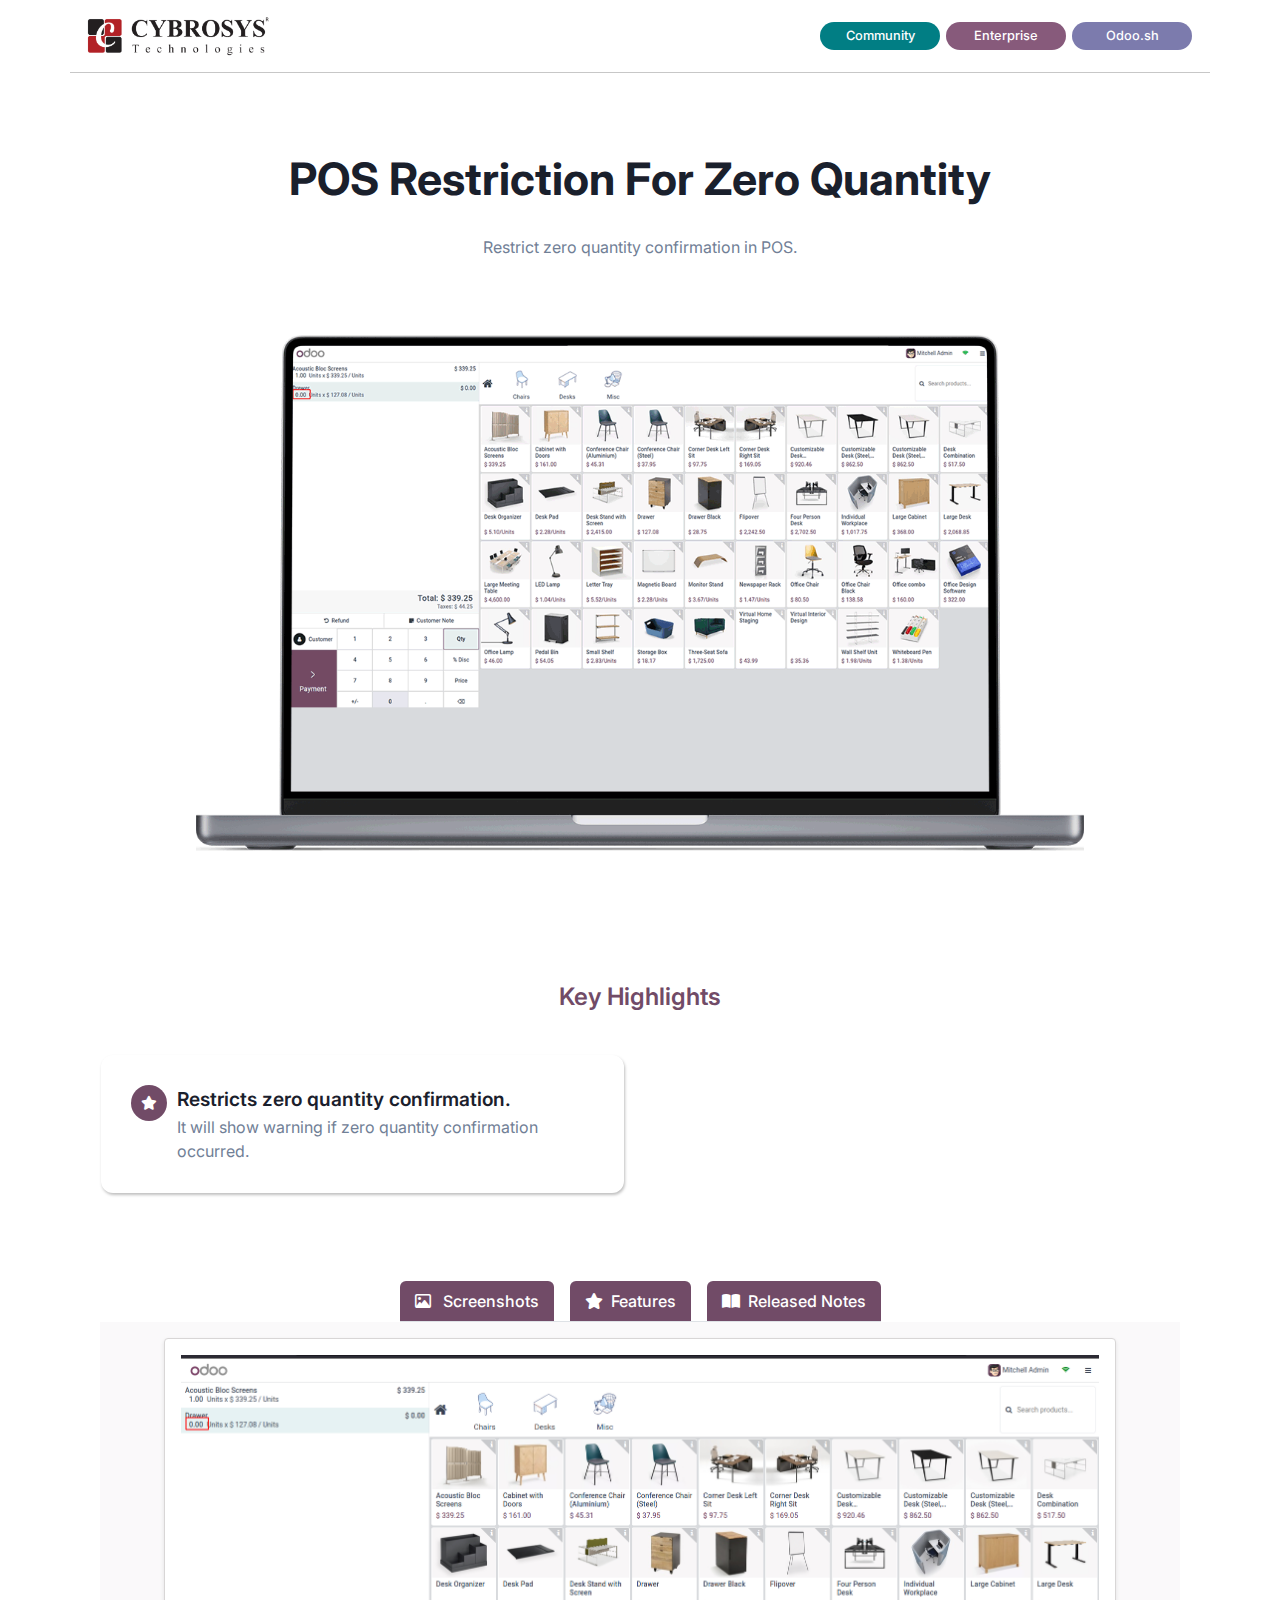
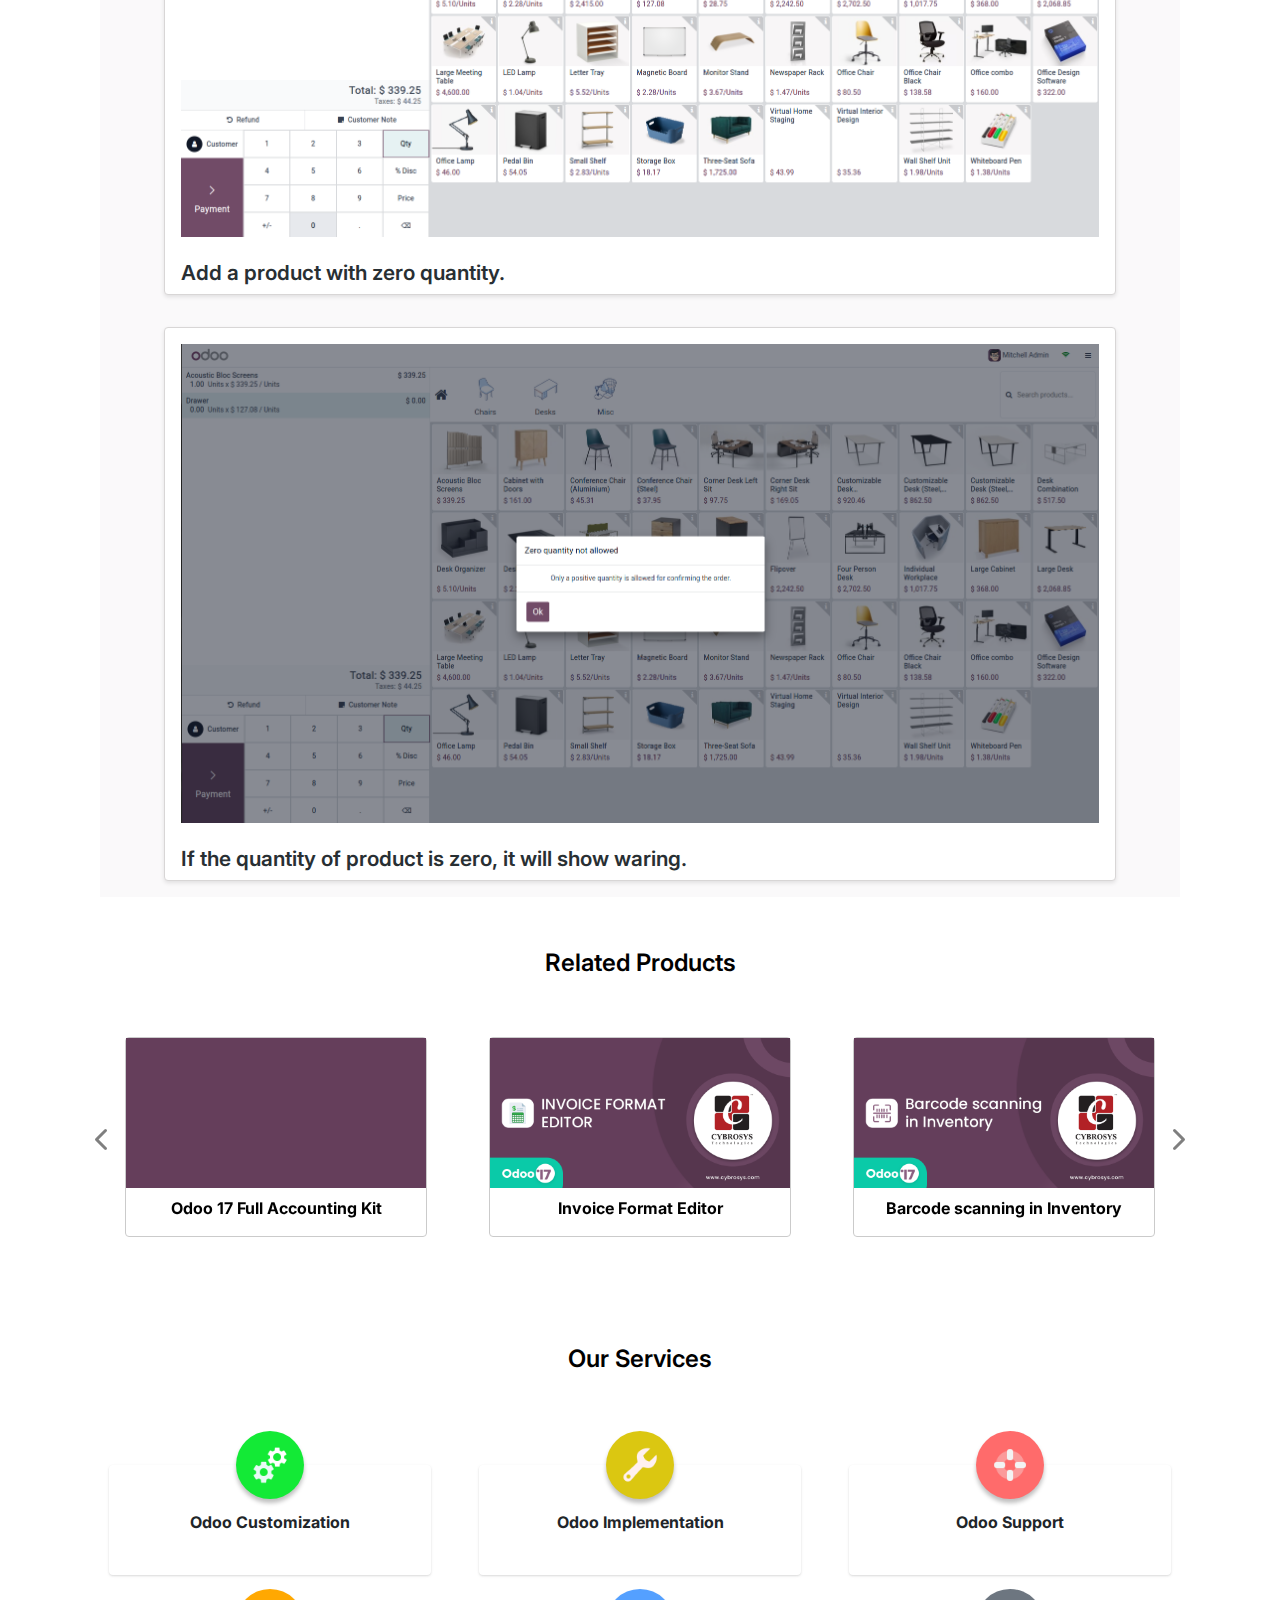
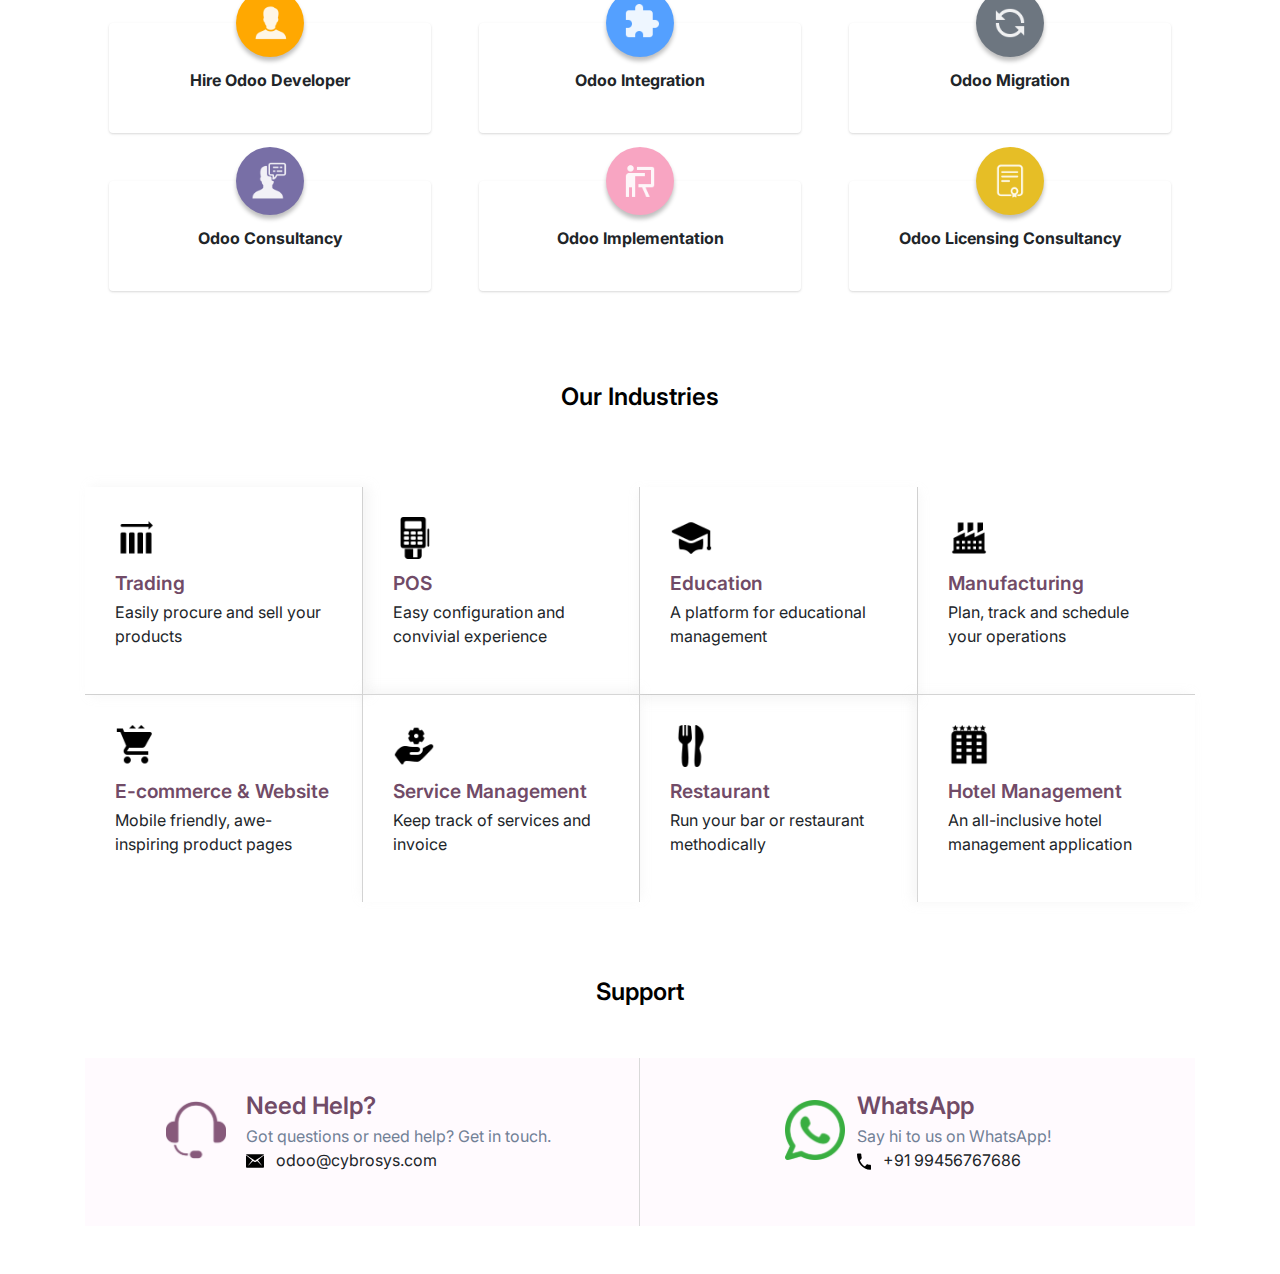
<file: pos_zero_quantity_restrict/static/description/index.html>
<!DOCTYPE html>
<html lang="en">
<head>
    <meta charset="UTF-8">
    <meta name="viewport" content="width=device-width, initial-scale=1.0">
    <title>Odoo App 3 Index</title>
    <!-- Bootstrap CSS -->
    <link rel="stylesheet"
          href="https://cdn.jsdelivr.net/npm/bootstrap@4.0.0/dist/css/bootstrap.min.css"
          integrity="sha384-Gn5384xqQ1aoWXA+058RXPxPg6fy4IWvTNh0E263XmFcJlSAwiGgFAW/dAiS6JXm"
          crossorigin="anonymous">
    <link rel="stylesheet"
          href="https://cdnjs.cloudflare.com/ajax/libs/font-awesome/6.2.1/css/all.min.css">
    <link rel="preconnect" href="https://fonts.googleapis.com">
    <link rel="preconnect" href="https://fonts.gstatic.com" crossorigin>
    <link href="https://fonts.googleapis.com/css2?family=Inter:wght@400;500;600;700;800&display=swap"
          rel="stylesheet">
</head>
<body>
<section>
    <div class="container"
         style="font-family: 'Inter', sans-serif !important;background-color: #fff !important;">
        <div class="row">
            <div class="col-sm-12 col-md-12 col-lg-12 d-flex justify-content-between flex-wrap align-items-sm-center"
                 style="border-bottom:1px solid rgba(0, 0, 0, 0.22)">
                <div class="my-3">
                    <img src="assets/misc/Cybrosys R.png"
                         style="width:auto !important; height:40px !important">
                </div>
                <div class="my-3 d-flex align-items-center">
                    <div class="text-center"
                         style="background-color:#017E84 !important;font-size: 0.8rem !important; color:#fff !important; font-weight:500 !important; padding:4px !important; margin:0 3px !important; border-radius:50px !important; min-width: 120px !important;">
                        Community
                    </div>
                    <div class="text-center"
                         style="background-color:#875A7B !important; color:#fff !important;font-size: 0.8rem !important; font-weight:500 !important; padding:4px !important; margin:0 3px !important; border-radius:50px !important;min-width: 120px !important;">
                        Enterprise
                    </div>
                    <div class="text-center"
                         style="background-color:#7C7BAD !important; color:#fff !important;font-size: 0.8rem !important; font-weight:500 !important; padding:4px !important; margin:0 3px !important; border-radius:50px !important; min-width: 120px !important;">
                        Odoo.sh
                    </div>
                </div>
            </div>
        </div>
        <div class="row">
            <div class="col-sm-12 col-md-12 col-lg-12 text-center d-flex align-items-center flex-column"
                 style="margin: 80px 0px !important;">
                <h1 style="font-size: 2.8rem;font-weight: 700; color:
                    #1A202C;">
                    POS Restriction For Zero Quantity</h1>
                <p class="my-3 mb-4"
                   style="max-width: 80%; font-weight: 400 !important; line-height: 32px; color: #718096;">
                  Restrict zero quantity confirmation in POS.
                </p>
                <div style="width: 80%; margin-top: 3rem;">
                    <img src="assets/screenshots/hero.gif"
                         class="img-responsive" width="100%" height="auto">
                </div>
            </div>
        </div>
            <div class="container mt-5 mb-5">
                <div class="col-lg-12 d-flex flex-column justify-content-center align-items-center mt-4">
                    <p class="m-0" style="font-weight: 600; font-size: 24px; color:#714b67 !important">
                        Key Highlights
                    </p>
                </div>
                <div class="row py-4">
                    <div class="col-md-6 col-sm-12 p-3">
                        <div class="d-flex   h-100" style="padding: 30px;border-radius: 12px;
                                    background: #FFF;
                                    box-shadow: 1px 2px 3px 0px rgba(0, 0, 0, 0.25); ">
                            <div style="width: 36px; height: 36px; border-radius: 50%; background: #714B67;
                                    display: flex; justify-content: center; align-items: center;
                                    margin-right: 10px; flex-shrink: 0;">
                                <i class="fa-solid fa-star  " style="color: #fff;font-size:14px;"></i>
                            </div>
                            <div>
                                <p style="color: #1A202C;font-weight: 600;
                                      font-size: 1.2rem; margin-bottom: 2px;">Restricts zero quantity confirmation.</p>
                                <p class="m-0" style="color:#718096"> It will show warning if zero quantity confirmation occurred.
                                </p>
                            </div>
                        </div>
                    </div>
                </div>
            </div>
        <div class="container rounded">
            <ul class="nav nav-tabs d-flex"
                style="width: fit-content;margin: 0 auto;gap: 1rem;">
                <li class="col text-center py-2 text-nowrap "
                    style="color: #fff; background-color: #714B67;border-radius: 6px 6px 0px 0px;">
                    <a
                            class="active show" data-toggle="tab" href="#tab1"
                            style="color: #fff;font-weight: 500; background-color: #714B67; text-decoration: none;">
                        <i class="fa-regular fa-image  pr-2"
                           style="color: #fff;"></i>
                        Screenshots</a></li>
                <li class="col text-center py-2 text-nowrap "
                    style="color: #fff; background-color: #714B67;border-radius: 6px 6px 0px 0px;">
                    <a
                            data-toggle="tab" href="#tab2"
                            style="color: #fff;font-weight: 500;  text-decoration: none;"><i
                            class="fa-solid fa-star  pr-2"
                            style="color: #fff;"></i>Features</a></li>
                <li class="col text-center py-2 text-nowrap "
                    style="color: #fff; background-color: #714B67;border-radius: 6px 6px 0px 0px;">
                    <a
                            data-toggle="tab" href="#tab3"
                            style="color: #fff;font-weight: 500; text-decoration: none; background-color: #714B67;"><i
                            class="fa-solid fa-book-open  pr-2"
                            style="color: #fff;"></i>Released Notes</a></li>
            </ul>
            <div class="tab-content"
                 style="background-color: rgba(121, 113, 119, 0.04);">
                <div id="tab1" class="tab-pane fade in active show">
                        <div class="col-lg-12 py-2" style="padding: 1rem 4rem !important;">
                            <div
                                style="border: 1px solid #d8d6d6; border-radius: 4px; background: #fff; box-shadow: 0 2px 4px rgba(0, 0, 0, 0.1);">
                                <div class="row justify-content-center p-3 w-100 m-0">
                                    <img src="assets/screenshots/1.png" class="img-responsive" width="100%" height="auto">
                                </div>
                                <div class="px-3">
                                    <h4 class="mt-2"
                                        style=" font-weight:600 !important; color:#282F33 !important; font-size:1.3rem !important">
                                        Add a product with zero quantity.</h4>
                                </div>
                            </div>
                        </div>
                            <div class="col-lg-12 py-2" style="padding: 1rem 4rem !important;">
                            <div
                                style="border: 1px solid #d8d6d6; border-radius: 4px;  background: #fff; box-shadow: 0 2px 4px rgba(0, 0, 0, 0.1);">
                                <div class="row justify-content-center p-3 w-100 m-0">
                                    <img src="assets/screenshots/2.png" class="img-responsive" width="100%" height="auto">
                                </div>
                                <div class="px-3">
                                    <h4 class="mt-2"
                                        style=" font-weight:600 !important; color:#282F33 !important; font-size:1.3rem !important">
                                         If the quantity of product is zero, it will show waring.</h4>
                                </div>
                            </div>
                        </div>
                </div>
                <div id="tab2" class="tab-pane fade">
                        <div class="col-mg-12" style="padding: 1rem 4rem;">
                            <ul style="list-style: none; padding: 1rem 0;font-weight: 500;">
                                <li class="py-3"
                                    style="font-weight: 500;background-color: #fff; border-radius: 4px; padding: 1rem; margin-bottom: 1rem; box-shadow: 0 2px 4px rgba(0, 0, 0, 0.1);">
                                    <span style="margin-right: 12px;"><img src="assets/misc/star (1) 2.svg" alt=""
                                            width="16px"></span>Restricts zero quantity confirmation.
                                </li>
                            </ul>
                        </div>
                    </div>
                <div id="tab3" class="tab-pane fade">
                    <div class="col-mg-12 active" style="padding: 1rem 4rem;">
                        <div class="py-3"
                             style="font-weight: 500;background-color: #fff; border-radius: 4px; padding: 1rem; box-shadow: 0 2px 4px rgba(0, 0, 0, 0.1);">
                            <div class="d-flex mb-3"
                                 style="font-size: 0.8rem; font-weight: 500;"><span>Version
                                        17.0.1.0.0</span><span
                                    class="px-2">|</span><span
                                    style="color: #714B67;font-weight: 600;">Released on:8th Feb 2024</span>
                            </div>
                            <p class="m-0"
                               style=" color:#718096!important; font-size:1rem !important;line-height: 28px;">
                                Initial Commit for POS Restriction For Zero Quantity.</p>
                        </div>
                    </div>
                </div>
            </div>
        </div>
        <div class="container mt-5">
            <div class="col-lg-12 d-flex flex-column justify-content-center align-items-center mt-5">
                <p class="m-0"
                   style="font-weight: 600; font-size: 24px; color:#000 !important">
                    Related Products</p>
            </div>
        </div>
            <div id="myCarousel" class="carousel slide py-3" data-ride="carousel">
                <div class="carousel-inner">
                    <div class="carousel-item active">
                        <div class="row p-4">
                            <div class="col">
                                <div class="p-3">
                                    <a href="https://apps.odoo.com/apps/modules/17.0/base_accounting_kit/" style="color: #000; text-decoration: none;">
                                        <div style="border:1px solid #CBCBCB !important;border-radius: 4px;">
                                            <div style="width: 300px; ">
                                                <img src="assets/modules/1.gif" alt="" width="100%" height="auto">

                                            </div>
                                            <p class="text-center pt-2 text-black font-weight-bold">Odoo 17 Full Accounting Kit</p>
                                        </div>
                                    </a>
                                </div>
                            </div>
                            <div class="col">
                                <div class="p-3">
                                    <a href="https://apps.odoo.com/apps/modules/17.0/invoice_format_editor/" style="color: #000; text-decoration: none;">
                                        <div style="border:1px solid #CBCBCB !important;border-radius: 4px;">
                                            <div style="width: 300px; ">
                                                <img src="assets/modules/2.png" alt="" width="100%" height="auto">

                                            </div>
                                            <p class="text-center pt-2 text-black font-weight-bold">Invoice Format Editor</p>
                                        </div>
                                    </a>
                                </div>
                            </div>
                            <div class="col">
                                <div class="p-3">
                                    <a href="https://apps.odoo.com/apps/modules/17.0/inventory_barcode_scanning/" style="color: #000; text-decoration: none;">
                                        <div style="border:1px solid #CBCBCB !important;border-radius: 4px;">
                                            <div style="width: 300px; ">
                                                <img src="assets/modules/3.png" alt="" width="100%" height="auto">

                                            </div>
                                            <p class="text-center pt-2 text-black font-weight-bold">Barcode scanning in Inventory</p>
                                        </div>
                                    </a>
                                </div>
                            </div>
                        </div>
                    </div>
                    <div class="carousel-item">
                        <div class="row p-4">
                            <div class="col">
                                <div class="p-3">
                                    <a href="https://apps.odoo.com/apps/modules/17.0/whatsapp_redirect/" style="color: #000; text-decoration: none;">
                                        <div style="border:1px solid #CBCBCB !important;border-radius: 4px;">
                                            <div style="width: 300px; ">
                                                <img src="assets/modules/4.jpg" alt="" width="100%" height="auto">

                                            </div>
                                            <p class="text-center pt-2 text-black font-weight-bold">Send Whatsapp Message</p>
                                        </div>
                                    </a>
                                </div>
                            </div>
                            <div class="col">
                                <div class="p-3">
                                    <a href="https://apps.odoo.com/apps/modules/17.0/base_account_budget/" style="color: #000; text-decoration: none;">
                                        <div style="border:1px solid #CBCBCB !important;border-radius: 4px;">
                                            <div style="width: 300px;">
                                                <img src="assets/modules/5.jpg" alt="" width="100%" height="auto">

                                            </div>
                                            <p class="text-center pt-2 text-black font-weight-bold">Budget Management</p>
                                        </div>
                                    </a>
                                </div>
                            </div>
                            <div class="col">
                                <div class="p-3">
                                    <a href="https://apps.odoo.com/apps/modules/17.0/product_barcode/" style="color: #000; text-decoration: none;">
                                        <div style="border:1px solid #CBCBCB !important;border-radius: 4px;">
                                            <div style="width: 300px;">
                                                <img src="assets/modules/6.png" alt="" width="100%" height="auto">
                                            </div>
                                            <p class="text-center pt-2 text-black font-weight-bold">Product Barcode Generator</p>
                                        </div>
                                    </a>
                                </div>
                            </div>
                        </div>
                    </div>
                </div>
                <a class="carousel-control-prev" href="#myCarousel" data-slide="prev" style="width: 35px; color: #000;">
                    <span class="carousel-control-prev-icon">
                        <i class="fa fa-chevron-left" style="font-size: 24px;"></i>
                    </span>
                </a>
                <a class="carousel-control-next" href="#myCarousel" data-slide="next" style="width: 35px; color: #000;">
                    <span class="carousel-control-next-icon">
                        <i class="fa fa-chevron-right" style="font-size: 24px;"></i>
                    </span>
                </a>
            </div>
        <div class="container mt-5">
            <div class="col-lg-12 d-flex flex-column justify-content-center align-items-center mt-4">
                <p class="m-0"
                   style="font-weight: 600; font-size: 24px; color:#000 !important">
                    Our Services</p>

            </div>
        </div>
        <div class="container my-5">
            <div class="row py-3">
                <div class="col-md-4 col-sm-6 px-4 py-4">
                    <div
                            style="background-color: #fff; padding: 25px; text-align: center;  box-shadow: rgba(0, 0, 0, 0.1) 0px 1px 3px 0px, rgba(0, 0, 0, 0.06) 0px 1px 2px 0px; position: relative;border-radius: 4px;">
                        <div style="position: absolute; top: 0%; left: 50%; transform: translate(-50%, -50%);">
                            <div style="background-color:#13EA36 ; border-radius: 50%; padding: 15px;    width: 68px;
                                    height: 68px; display: inline-block; box-shadow:0px 4px 4px rgba(0, 0, 0, 0.25);">
                                <img src="assets/icons/cogs.png"
                                     alt="service-icon" width="38px"
                                     height="auto">
                            </div>
                        </div>
                        <p style="margin-top: 20px; font-weight: bold;">Odoo
                            Customization</p>
                    </div>
                </div>
                <div class="col-md-4 col-sm-6 px-4 py-4">
                    <div
                            style="background-color: #fff; padding: 25px; text-align: center; box-shadow: rgba(0, 0, 0, 0.1) 0px 1px 3px 0px, rgba(0, 0, 0, 0.06) 0px 1px 2px 0px; position: relative;border-radius: 4px;">
                        <div style="position: absolute; top: 0%; left: 50%; transform: translate(-50%, -50%);">
                            <div style="background-color:#DBC711; border-radius: 50%; padding: 15px;    width: 68px;
                                    height: 68px; display: inline-block; box-shadow:0px 4px 4px rgba(0, 0, 0, 0.25);">
                                <img src="assets/icons/wrench.png"
                                     alt="service-icon" width="38px"
                                     height="auto">
                            </div>
                        </div>
                        <p style="margin-top: 20px; font-weight: bold;">Odoo
                            Implementation</p>
                    </div>
                </div>
                <div class="col-md-4 col-sm-6 px-4 py-4">
                    <div
                            style="background-color: #fff; padding: 25px; text-align: center;  box-shadow: rgba(0, 0, 0, 0.1) 0px 1px 3px 0px, rgba(0, 0, 0, 0.06) 0px 1px 2px 0px; position: relative; border-radius: 4px;">
                        <div style="position: absolute; top: 0%; left: 50%; transform: translate(-50%, -50%);">
                            <div style="background-color:#FF6B6B ; border-radius: 50%; padding: 15px;    width: 68px;
                                    height: 68px; display: inline-block; box-shadow:0px 4px 4px rgba(0, 0, 0, 0.25);">
                                <img src="assets/icons/lifebuoy.png"
                                     alt="service-icon" width="38px"
                                     height="auto">
                            </div>
                        </div>
                        <p style="margin-top: 20px; font-weight: bold;">Odoo
                            Support</p>
                    </div>
                </div>
                <div class="col-md-4 col-sm-6 px-4 py-4">
                    <div
                            style="background-color: #fff; padding: 25px; text-align: center; box-shadow: rgba(0, 0, 0, 0.1) 0px 1px 3px 0px, rgba(0, 0, 0, 0.06) 0px 1px 2px 0px; position: relative; border-radius: 4px;">
                        <div style="position: absolute; top: 0%; left: 50%; transform: translate(-50%, -50%);">
                            <div style="background-color:#FFA801 ; border-radius: 50%; padding: 15px;    width: 68px;
                                    height: 68px; display: inline-block; box-shadow:0px 4px 4px rgba(0, 0, 0, 0.25);">
                                <img src="assets/icons/user.png"
                                     alt="service-icon" width="38px"
                                     height="auto">
                            </div>
                        </div>
                        <p style="margin-top: 20px; font-weight: bold;">Hire
                            Odoo Developer</p>
                    </div>
                </div>
                <div class="col-md-4 col-sm-6 px-4 py-4">
                    <div
                            style="background-color: #fff; padding: 25px; text-align: center;  box-shadow: rgba(0, 0, 0, 0.1) 0px 1px 3px 0px, rgba(0, 0, 0, 0.06) 0px 1px 2px 0px; position: relative; border-radius: 4px;">

                        <div style="position: absolute; top: 0%; left: 50%; transform: translate(-50%, -50%);">
                            <div style="background-color:#54A0FF; border-radius: 50%; padding: 15px;    width: 68px;
                                    height: 68px; display: inline-block; box-shadow:0px 4px 4px rgba(0, 0, 0, 0.25);">
                                <img src="assets/icons/puzzle.png"
                                     alt="service-icon" width="38px"
                                     height="auto">
                            </div>
                        </div>
                        <p style="margin-top: 20px; font-weight: bold;">Odoo
                            Integration</p>
                    </div>
                </div>
                <div class="col-md-4 col-sm-6 px-4 py-4">
                    <div
                            style="background-color: #fff; padding: 25px; text-align: center;  box-shadow: rgba(0, 0, 0, 0.1) 0px 1px 3px 0px, rgba(0, 0, 0, 0.06) 0px 1px 2px 0px; position: relative;border-radius: 4px;">
                        <div style="position: absolute; top: 0%; left: 50%; transform: translate(-50%, -50%);">
                            <div style="background-color:#6D7680 ; border-radius: 50%; padding: 15px;    width: 68px;
                                    height: 68px; display: inline-block; box-shadow:0px 4px 4px rgba(0, 0, 0, 0.25);">
                                <img src="assets/icons/update.png"
                                     alt="service-icon" width="38px"
                                     height="auto">
                            </div>
                        </div>
                        <p style="margin-top: 20px; font-weight: bold;">Odoo
                            Migration</p>
                    </div>
                </div>
                <div class="col-md-4 col-sm-6 px-4 py-4">
                    <div
                            style="background-color: #fff; padding: 25px; text-align: center;  box-shadow: rgba(0, 0, 0, 0.1) 0px 1px 3px 0px, rgba(0, 0, 0, 0.06) 0px 1px 2px 0px; position: relative;border-radius: 4px;">
                        <div style="position: absolute; top: 0%; left: 50%; transform: translate(-50%, -50%);">
                            <div style="background-color:#786FA6 ; border-radius: 50%; padding: 15px;    width: 68px;
                                    height: 68px; display: inline-block; box-shadow:0px 4px 4px rgba(0, 0, 0, 0.25);">
                                <img src="assets/icons/consultation.png"
                                     alt="service-icon" width="38px"
                                     height="auto">
                            </div>
                        </div>
                        <p style="margin-top: 20px; font-weight: bold;">Odoo
                            Consultancy</p>
                    </div>
                </div>
                <div class="col-md-4 col-sm-6 px-4 py-4">
                    <div
                            style="background-color: #fff; padding: 25px; text-align: center; box-shadow: rgba(0, 0, 0, 0.1) 0px 1px 3px 0px, rgba(0, 0, 0, 0.06) 0px 1px 2px 0px;position: relative;border-radius: 4px;">
                        <div style="position: absolute; top: 0%; left: 50%; transform: translate(-50%, -50%);">
                            <div style="background-color:#F8A5C2 ; border-radius: 50%; padding: 15px;    width: 68px;
                                    height: 68px; display: inline-block; box-shadow:0px 4px 4px rgba(0, 0, 0, 0.25);">
                                <img src="assets/icons/training.png"
                                     alt="service-icon" width="38px"
                                     height="auto">
                            </div>
                        </div>
                        <p style="margin-top: 20px; font-weight: bold;">Odoo
                            Implementation</p>
                    </div>
                </div>
                <div class="col-md-4 col-sm-6 px-4 py-4">
                    <div
                            style="background-color: #fff; padding: 25px; text-align: center;  box-shadow: rgba(0, 0, 0, 0.1) 0px 1px 3px 0px, rgba(0, 0, 0, 0.06) 0px 1px 2px 0px; position: relative;border-radius: 4px;">
                        <div style="position: absolute; top: 0%; left: 50%; transform: translate(-50%, -50%);">
                            <div style="background-color:#E6BE26; border-radius: 50%; padding: 15px;    width: 68px;
                                    height: 68px; display: inline-block; box-shadow:0px 4px 4px rgba(0, 0, 0, 0.25);">
                                <img src="assets/icons/license.png"
                                     alt="service-icon" width="38px"
                                     height="auto">
                            </div>
                        </div>
                        <p style="margin-top: 20px; font-weight: bold;">Odoo
                            Licensing Consultancy</p>
                    </div>
                </div>
            </div>
        </div>
        <div class="container mt-5">
            <div class="col-lg-12 d-flex flex-column justify-content-center align-items-center mt-4">
                <p class="m-0"
                   style="font-weight: 600; font-size: 24px; color:#000 !important">
                    Our Industries</p>

            </div>
        </div>
        <div class="container">
            <div class="row my-5 py-4">
                <div class="col-md-3 col-sm-6 p-0">
                    <div class="d-flex flex-column h-100 "
                         style="border-right: 1px solid rgb(209, 209, 209); border-bottom: 1px solid  rgb(209, 209, 209); padding: 30px; box-shadow: 6px 0 10px rgba(228, 227, 227, 0.373);">
                        <img src="assets/icons/trading-black.png" width="42px"
                             height="auto" alt="">
                        <p style="color: #714B67;font-weight: 600; margin-top: 10px;
                           font-size: 1.2rem; margin-bottom: 2px;">Trading</p>
                        <p>Easily procure and sell your products</p>
                    </div>
                </div>
                <div class="col-md-3 col-sm-6  p-0">
                    <div class="d-flex flex-column h-100"
                         style="border-right: 1px solid rgb(209, 209, 209);border-bottom: 1px solid  rgb(209, 209, 209); padding: 30px;">
                        <img src="assets/icons/pos-black.png" width="42px"
                             height="auto" alt="">
                        <p style="color: #714B67;font-weight: 600; margin-top: 10px;
                            font-size: 1.2rem; margin-bottom: 2px;">POS</p>
                        <p>Easy configuration and convivial experience</p>
                    </div>
                </div>
                <div class="col-md-3 col-sm-6  p-0">
                    <div class="d-flex flex-column h-100"
                         style="border-right: 1px solid  rgb(209, 209, 209);border-bottom: 1px solid   rgba(0, 0, 0, 0.2); padding: 30px; box-shadow: 0 5px 10px  rgba(228, 227, 227, 0.373)">
                        <img src="assets/icons/education-black.png" width="42px"
                             height="auto" alt="">
                        <p style="color: #714B67;font-weight: 600; margin-top: 10px;
                            font-size: 1.2rem; margin-bottom: 2px;">
                            Education</p>
                        <p>A platform for educational management</p>
                    </div>
                </div>
                <div class="col-md-3 col-sm-6  p-0">
                    <div class="d-flex flex-column h-100"
                         style="border-bottom: 1px solid  rgb(209, 209, 209); padding: 30px; ">
                        <img src="assets/icons/manufacturing-black.png"
                             width="42px" height="auto" alt="">
                        <p style="color: #714B67;font-weight: 600; margin-top: 10px;
                            font-size: 1.2rem; margin-bottom: 2px;">
                            Manufacturing</p>
                        <p>Plan, track and schedule your operations</p>
                    </div>
                </div>
                <div class="col-md-3 col-sm-6 p-0">
                    <div class="d-flex flex-column h-100"
                         style="border-right: 1px solid  rgb(209, 209, 209); padding: 30px;">
                        <img src="assets/icons/ecom-black.png" width="42px"
                             height="auto" alt="">
                        <p style="color: #714B67;font-weight: 600; margin-top: 10px;
                            font-size: 1.2rem; margin-bottom: 2px;">E-commerce &
                            Website</p>
                        <p>Mobile friendly, awe-inspiring product pages</p>
                    </div>
                </div>
                <div class="col-md-3 col-sm-6   p-0">
                    <div class="d-flex flex-column h-100"
                         style="border-right: 1px solid  rgb(209, 209, 209); padding: 30px;box-shadow: 0 -5px 10px  rgba(228, 227, 227, 0.373);">
                        <img src="assets/icons/service-black.png" width="42px"
                             height="auto" alt="">
                        <p style="color: #714B67;font-weight: 600; margin-top: 10px;
                            font-size: 1.2rem; margin-bottom: 2px;">Service
                            Management</p>
                        <p>Keep track of services and invoice</p>
                    </div>
                </div>
                <div class="col-md-3 col-sm-6    p-0">
                    <div class="d-flex flex-column h-100"
                         style="border-right: 1px solid  rgb(209, 209, 209); padding: 30px; ">
                        <img src="assets/icons/restaurant-black.png"
                             width="42px" height="auto" alt="">
                        <p style="color: #714B67;font-weight: 600; margin-top: 10px;
                            font-size: 1.2rem; margin-bottom: 2px;">
                            Restaurant</p>
                        <p>Run your bar or restaurant methodically</p>
                    </div>
                </div>
                <div class="col-md-3 col-sm-6   p-0">
                    <div class="d-flex flex-column h-100"
                         style=" padding: 30px;box-shadow: -5px 0 10px  rgba(228, 227, 227, 0.373);">
                        <img src="assets/icons/hotel-black.png" width="42px"
                             height="auto" alt="">
                        <p style="color: #714B67;font-weight: 600; margin-top: 10px;
                            font-size: 1.2rem; margin-bottom: 2px;">Hotel
                            Management</p>
                        <p>An all-inclusive hotel management application</p>
                    </div>
                </div>
            </div>
        </div>
        <div class="container mt-5">
            <div class="col-lg-12 d-flex flex-column justify-content-center align-items-center mt-5">
                <p class="m-0"
                   style="font-weight: 600; font-size: 24px; color:#000 !important">
                    Support</p>
            </div>
        </div>
        <div class="container my-5">
            <div class="row" style="background-color: #FFFAFE;">
                <div class="col-md-6 pb-4  d-flex align-items-center justify-content-center"
                     style="border-right: 1px solid #D9D9D9;">
                    <div style="padding: 30px;">
                        <div class="d-flex align-items-center">
                            <img src="assets/misc/support (1) 1.svg" alt=""
                                 width="60px" style="margin-right: 12px;">
                            <div style="padding: 0px 8px;">
                                    <span
                                            style="color: #714B67;font-size: 24px;font-weight: 600;padding-bottom: 1rem;">Need
                                        Help?</span>
                                <p class="m-0" style="color:#718096;">Got
                                    questions or need help? Get in touch.</p>
                                <div style="font-weight: 400;"><span><img
                                        src="assets/misc/support-email.svg"
                                        alt=""
                                        width="18px"
                                        style="filter: invert(1);margin-right: 0.8rem;"></span>odoo@cybrosys.com
                                </div>
                            </div>
                        </div>
                    </div>
                </div>
                <div class="col-md-6 pb-4 d-flex align-items-center justify-content-center">
                    <div style="padding: 30px;">
                        <div class="d-flex align-items-center">
                            <img src="assets/misc/whatsapp 1.svg" alt=""
                                 width="60px" style="margin-right: 12px;">
                            <div>
                                <span style="color: #714B67;font-size: 24px;font-weight: 600;">WhatsApp</span>
                                <p class="m-0" style="color:#718096;">Say hi to
                                    us on WhatsApp!</p>
                                <div style="font-weight: 400; font-size: 16px;"><span><img
                                        src="assets/misc/phone.svg"
                                        alt="" width="14px"
                                        style="filter: invert(1); margin-right: 0.8rem;"></span>+91
                                    99456767686
                                </div>
                            </div>
                        </div>
                    </div>
                </div>
            </div>
        </div>
    </div>
</section>
<!-- Optional JavaScript -->
<!-- jQuery first, then Popper.js, then Bootstrap JS -->
<script src="https://ajax.googleapis.com/ajax/libs/jquery/3.5.1/jquery.min.js"></script>
<script src="https://maxcdn.bootstrapcdn.com/bootstrap/4.5.2/js/bootstrap.min.js"></script>
</body>
</html>
</file>
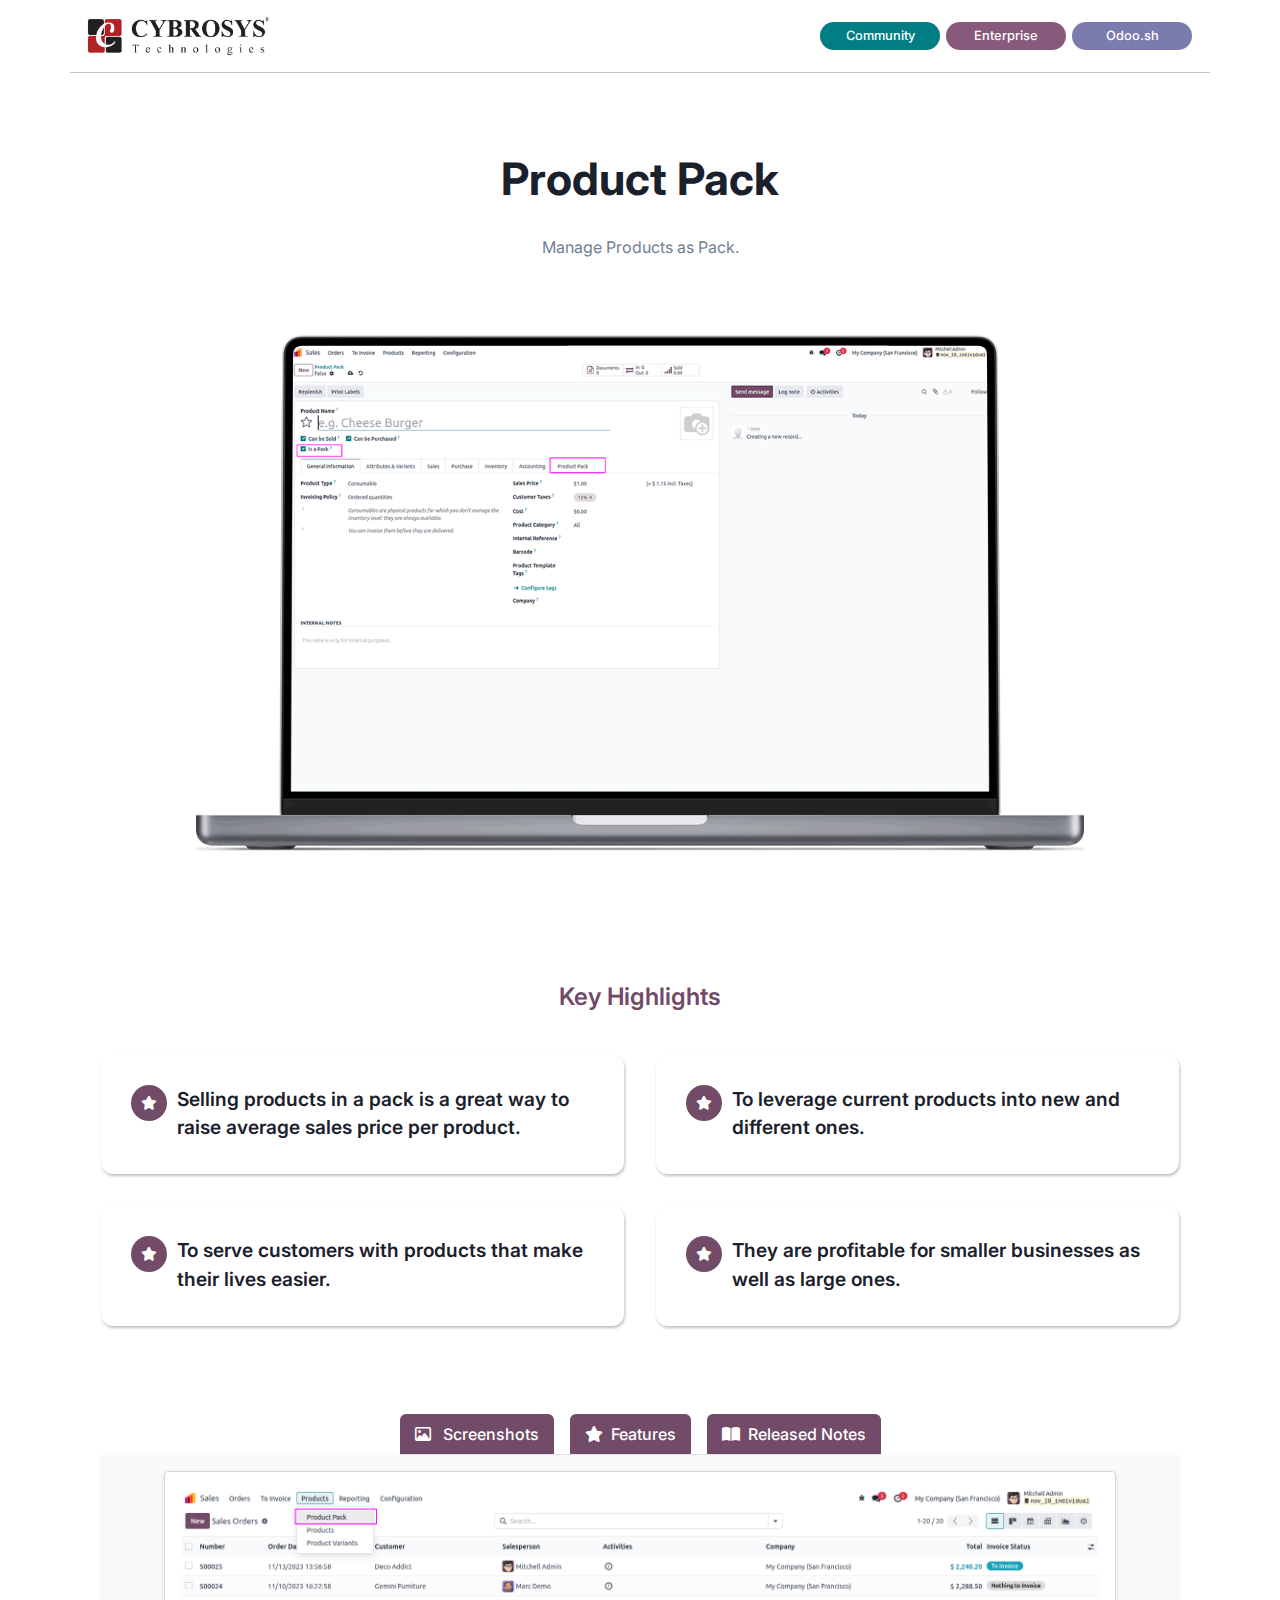
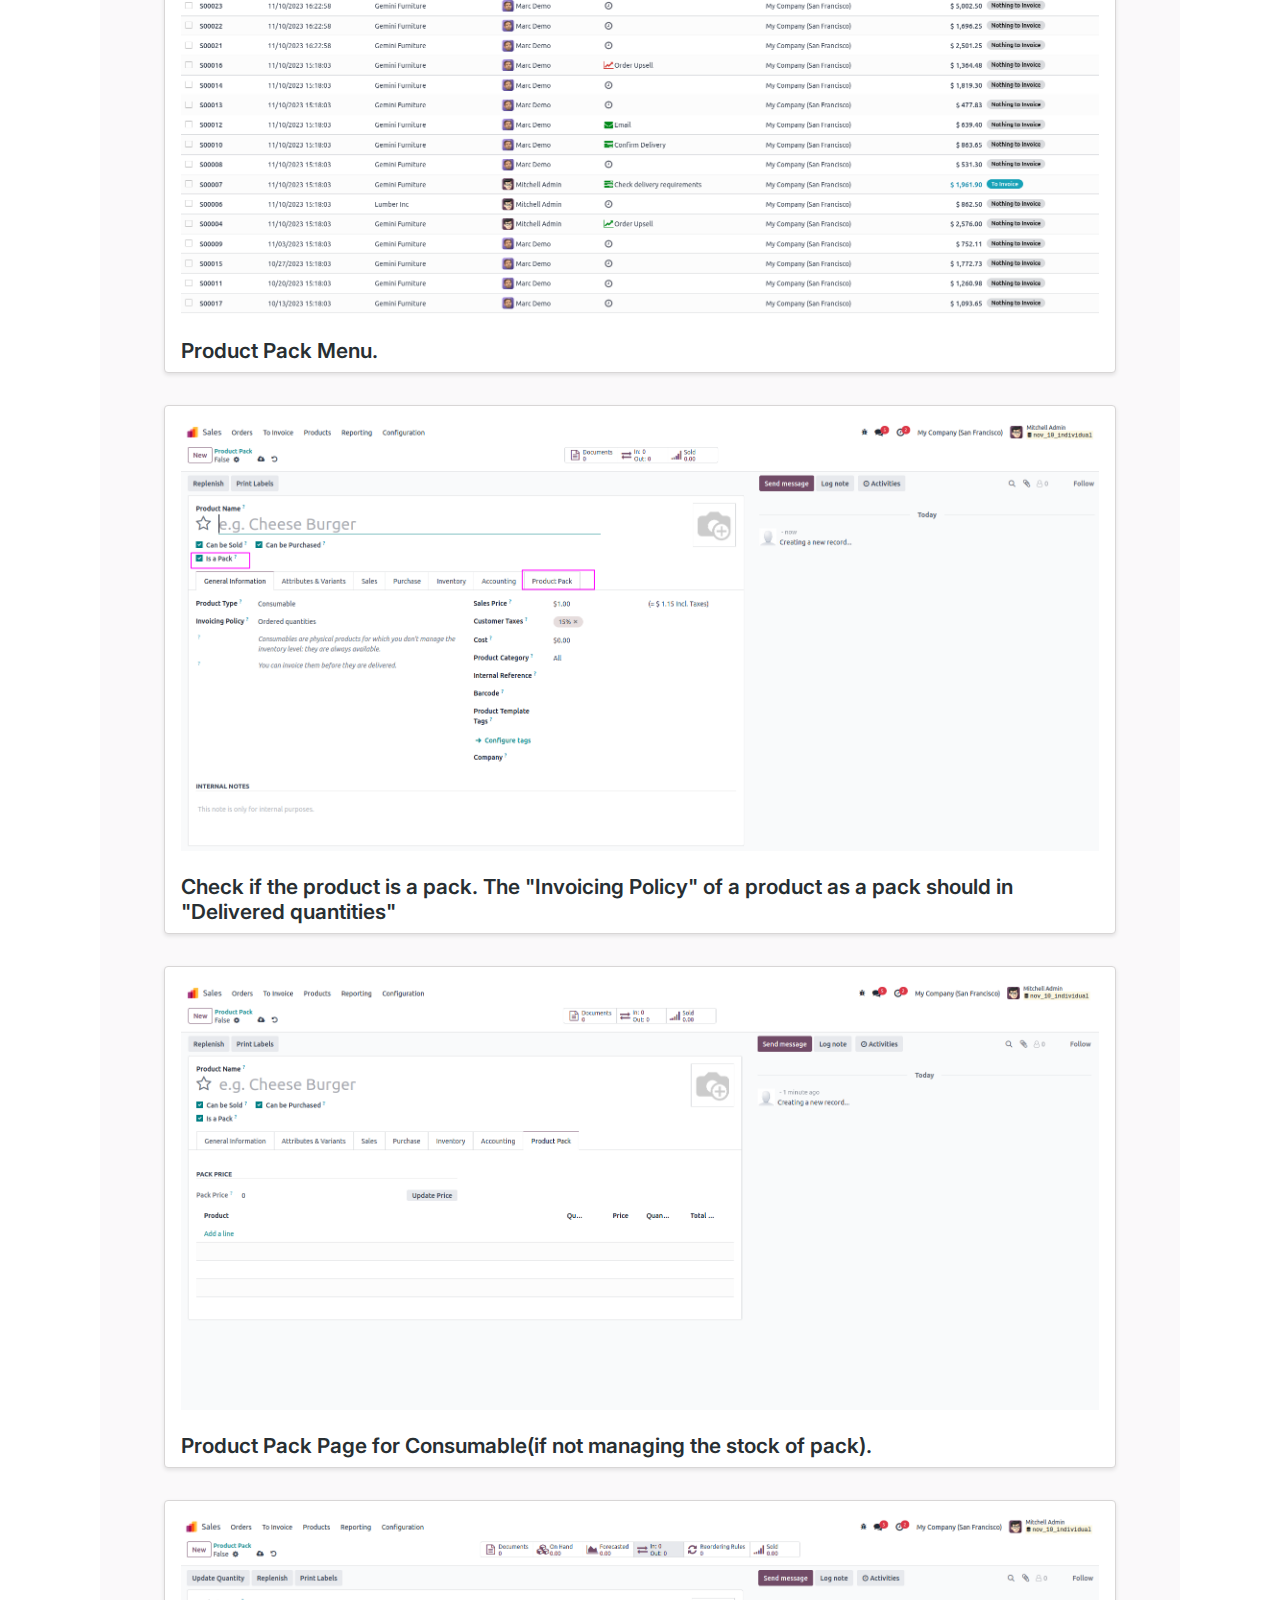
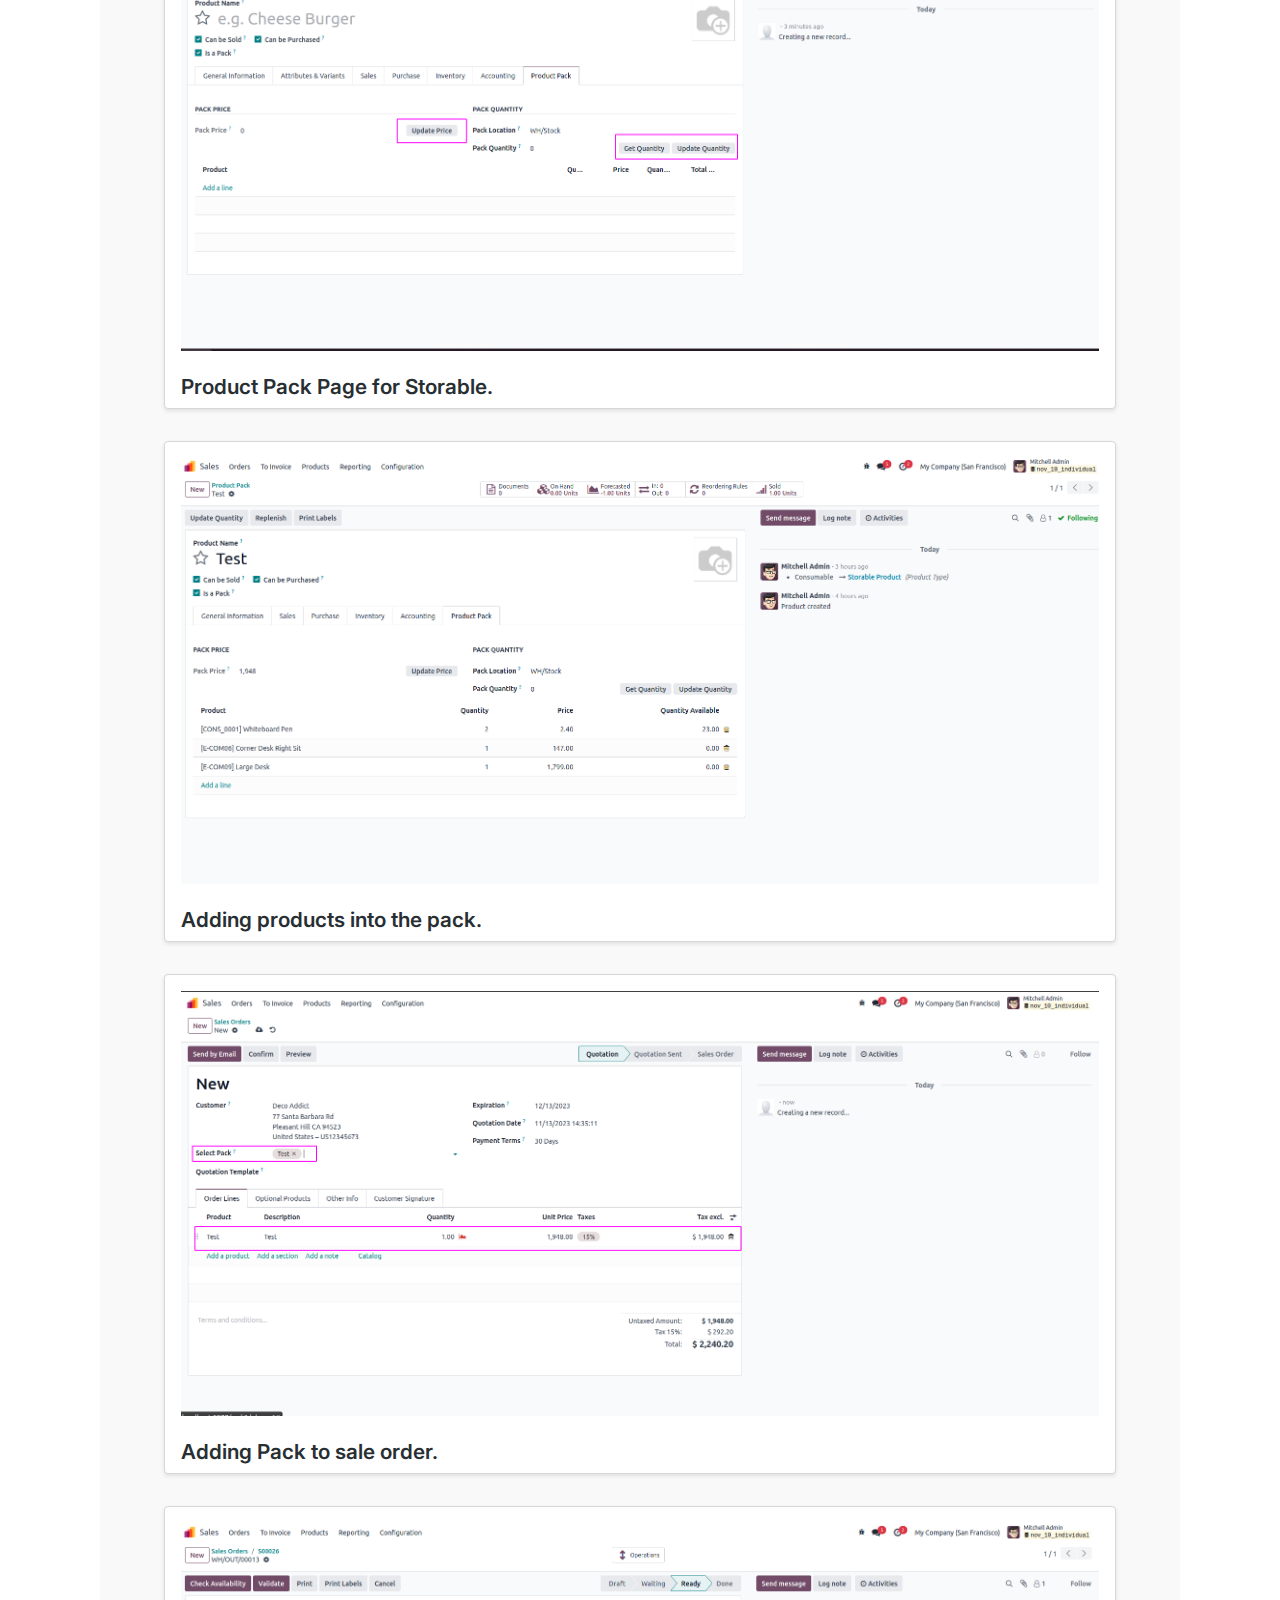
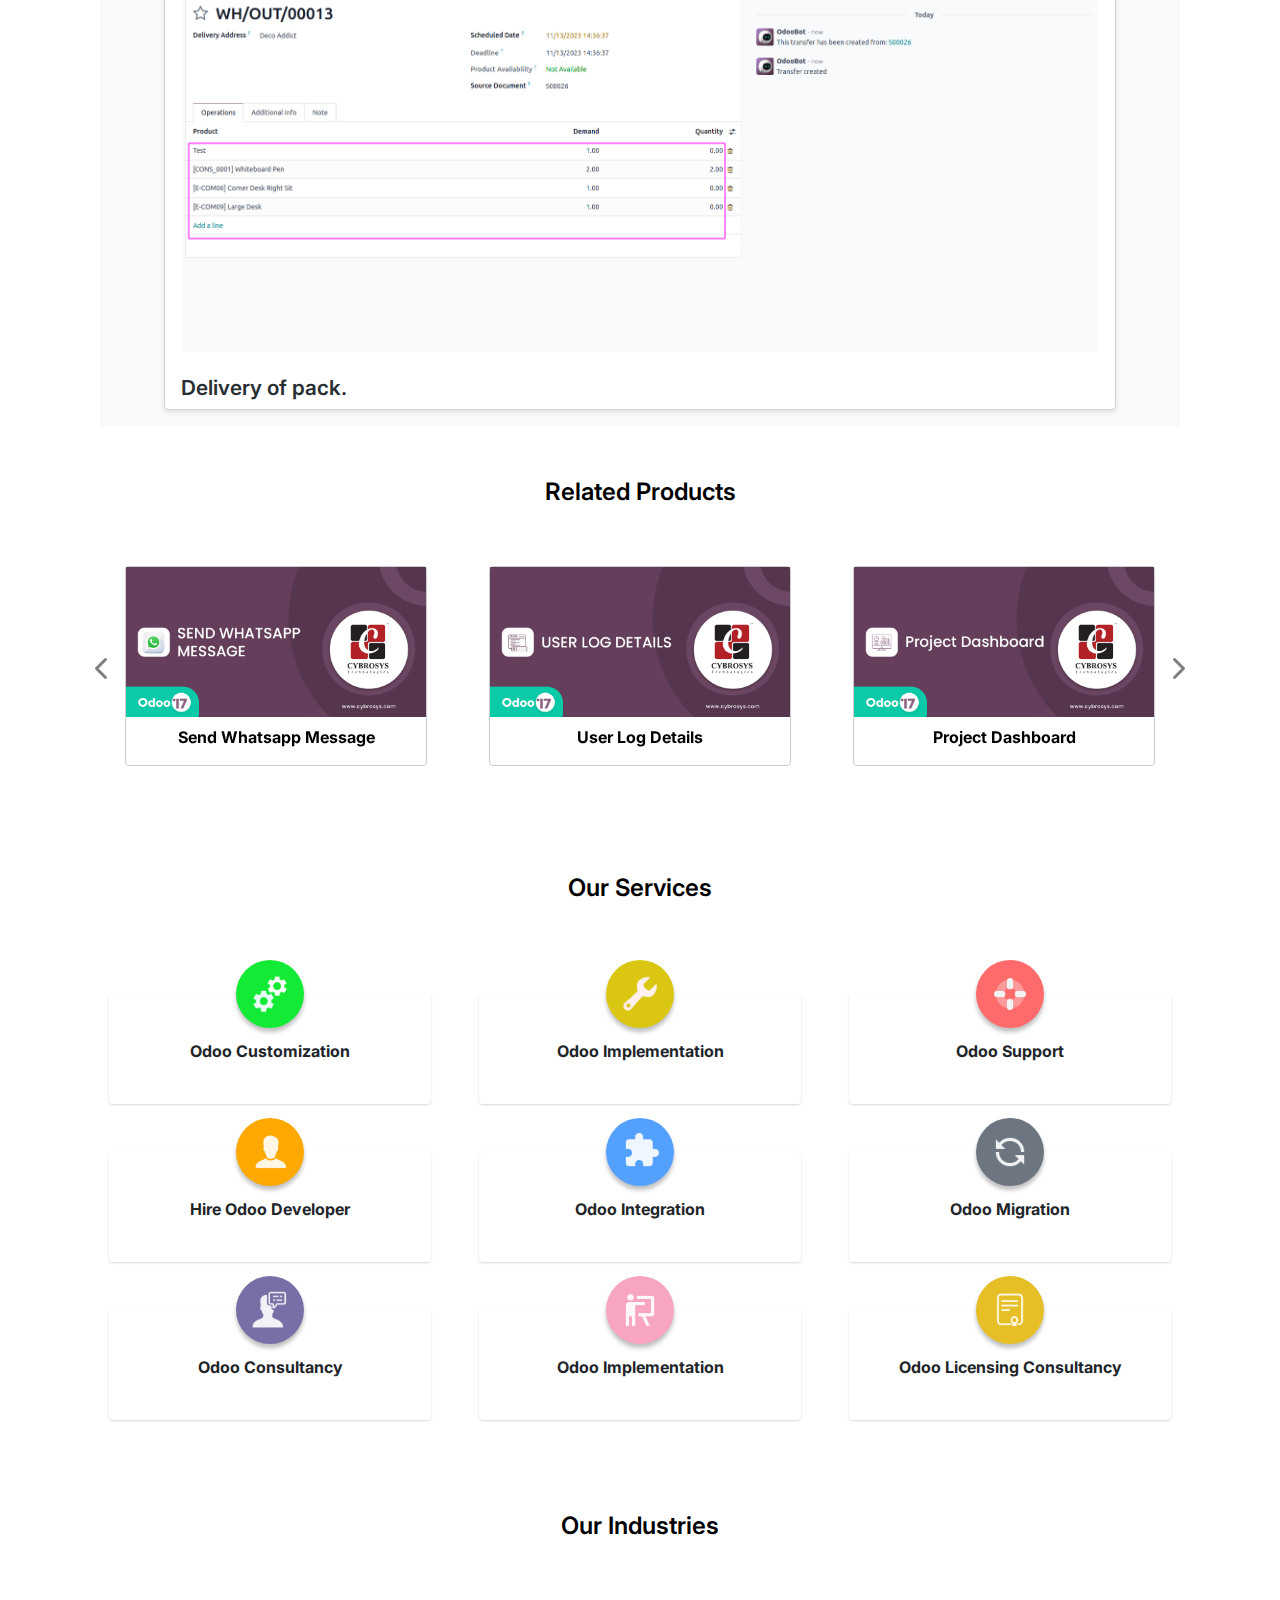
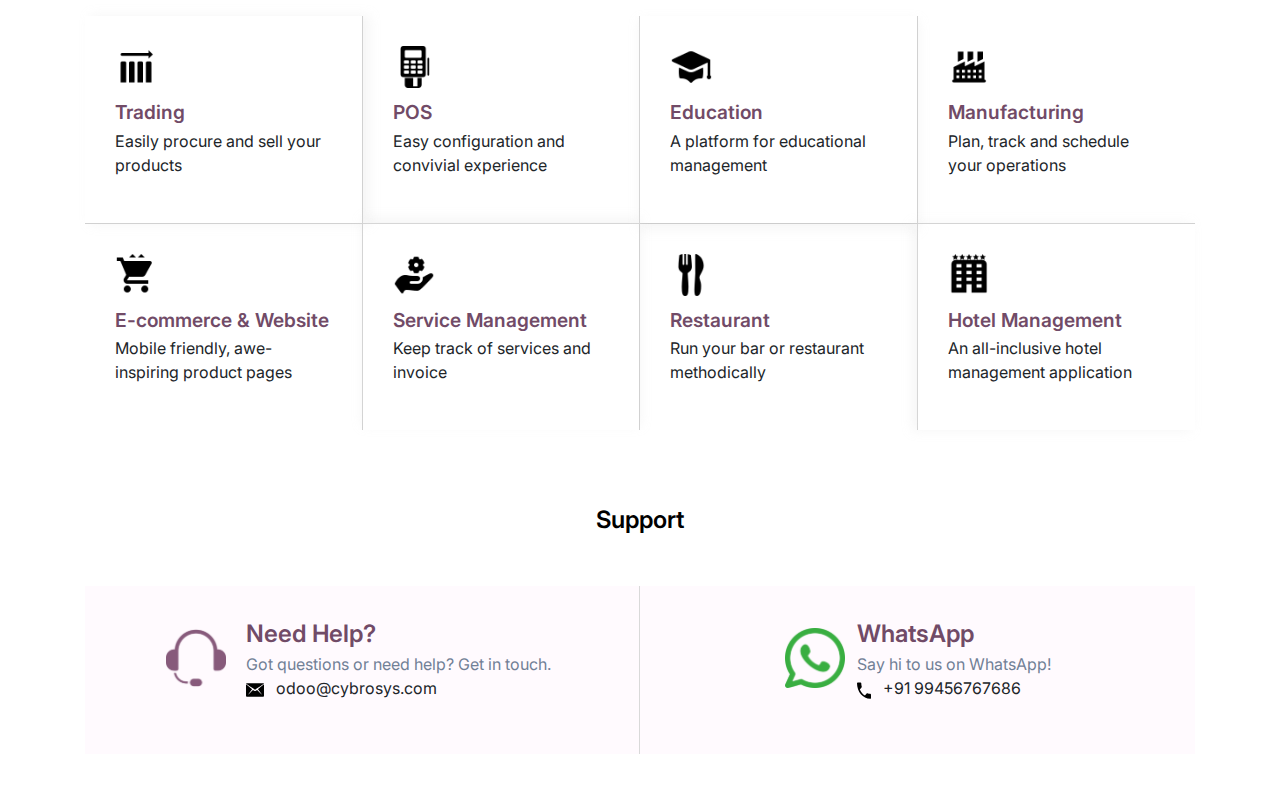
<file: product_combo_pack/static/description/index.html>
<!DOCTYPE html>
<html lang="en">

<head>
    <meta charset="UTF-8">
    <meta name="viewport" content="width=device-width, initial-scale=1.0">
    <title>Odoo App 3 Index</title>
    <!-- Bootstrap CSS -->
    <link rel="stylesheet"
          href="https://cdn.jsdelivr.net/npm/bootstrap@4.0.0/dist/css/bootstrap.min.css"
          integrity="sha384-Gn5384xqQ1aoWXA+058RXPxPg6fy4IWvTNh0E263XmFcJlSAwiGgFAW/dAiS6JXm"
          crossorigin="anonymous">
    <link rel="stylesheet"
          href="https://cdnjs.cloudflare.com/ajax/libs/font-awesome/6.2.1/css/all.min.css">
    <link rel="preconnect" href="https://fonts.googleapis.com">
    <link rel="preconnect" href="https://fonts.gstatic.com" crossorigin>
    <link href="https://fonts.googleapis.com/css2?family=Inter:wght@400;500;600;700;800&display=swap"
          rel="stylesheet">
</head>
<body>
<section>
    <div class="container"
         style="font-family: 'Inter', sans-serif !important;background-color: #fff !important;">
        <div class="row">
            <div class="col-sm-12 col-md-12 col-lg-12 d-flex justify-content-between flex-wrap align-items-sm-center"
                 style="border-bottom:1px solid rgba(0, 0, 0, 0.22)">
                <div class="my-3">
                    <img src="assets/misc/Cybrosys R.png"
                         style="width:auto !important; height:40px !important">
                </div>
                <div class="my-3 d-flex align-items-center">
                    <div class="text-center"
                         style="background-color:#017E84 !important;font-size: 0.8rem !important; color:#fff !important; font-weight:500 !important; padding:4px !important; margin:0 3px !important; border-radius:50px !important; min-width: 120px !important;">
                        Community
                    </div>
                    <div class="text-center"
                         style="background-color:#875A7B !important; color:#fff !important;font-size: 0.8rem !important; font-weight:500 !important; padding:4px !important; margin:0 3px !important; border-radius:50px !important;min-width: 120px !important;">
                        Enterprise
                    </div>
                    <div class="text-center"
                         style="background-color:#7C7BAD !important; color:#fff !important;font-size: 0.8rem !important; font-weight:500 !important; padding:4px !important; margin:0 3px !important; border-radius:50px !important; min-width: 120px !important;">
                        Odoo.sh
                    </div>
                </div>
            </div>
        </div>
        <div class="row">
            <div class="col-sm-12 col-md-12 col-lg-12 text-center d-flex align-items-center flex-column"
                 style="margin: 80px 0px !important;">
                <h1 style="font-size: 2.8rem;font-weight: 700; color:
                    #1A202C;">
                    Product Pack</h1>
                <p class="my-3 mb-4"
                   style="max-width: 80%; font-weight: 400 !important; line-height: 32px; color: #718096;">
                    Manage Products as Pack.
                </p>
                <div style="width: 80%; margin-top: 3rem;">
                    <img src="assets/screenshots/hero.gif"
                         class="img-responsive" width="100%" height="auto">
                </div>
            </div>
        </div>
        <div class="container mt-5 mb-5">
            <div class="col-lg-12 d-flex flex-column justify-content-center align-items-center mt-4">
                <p class="m-0"
                   style="font-weight: 600; font-size: 24px; color:#714b67 !important">
                    Key Highlights
                </p>
            </div>
            <div class="row py-4">
                <div class="col-md-6 col-sm-12 p-3">
                    <div class="d-flex   h-100" style="padding: 30px;border-radius: 12px;
                                    background: #FFF;
                                    box-shadow: 1px 2px 3px 0px rgba(0, 0, 0, 0.25); ">
                        <div style="width: 36px; height: 36px; border-radius: 50%; background: #714B67;
                                    display: flex; justify-content: center; align-items: center;
                                    margin-right: 10px; flex-shrink: 0;">
                            <i class="fa-solid fa-star  "
                               style="color: #fff;font-size:14px;"></i>
                        </div>
                        <div>
                            <p style="color: #1A202C;font-weight: 600;
                                      font-size: 1.2rem; margin-bottom: 2px;">
                                Selling products in a pack is a great way to
                                raise average sales price
                                per product.</p>
                        </div>
                    </div>
                </div>
                <div class="col-md-6 col-sm-12 p-3">
                    <div class="d-flex   h-100" style="padding: 30px;border-radius: 12px;
                                    background: #FFF;
                                    box-shadow: 1px 2px 3px 0px rgba(0, 0, 0, 0.25); ">
                        <div style="width: 36px; height: 36px; border-radius: 50%; background: #714B67;
                                    display: flex; justify-content: center; align-items: center;
                                    margin-right: 10px; flex-shrink: 0;">
                            <i class="fa-solid fa-star  "
                               style="color: #fff;font-size:14px;"></i>
                        </div>
                        <div>
                            <p style="color: #1A202C;font-weight: 600;
                                      font-size: 1.2rem; margin-bottom: 2px;">
                                To leverage current products into new and
                                different ones.</p>
                        </div>
                    </div>
                </div>
                <div class="col-md-6 col-sm-12 p-3">
                    <div class="d-flex   h-100" style="padding: 30px;border-radius: 12px;
                                    background: #FFF;
                                    box-shadow: 1px 2px 3px 0px rgba(0, 0, 0, 0.25); ">
                        <div style="width: 36px; height: 36px; border-radius: 50%; background: #714B67;
                                    display: flex; justify-content: center; align-items: center;
                                    margin-right: 10px; flex-shrink: 0;">
                            <i class="fa-solid fa-star  "
                               style="color: #fff;font-size:14px;"></i>
                        </div>
                        <div>
                            <p style="color: #1A202C;font-weight: 600;
                                      font-size: 1.2rem; margin-bottom: 2px;">
                                To serve customers with products that make their
                                lives
                                easier.</p>
                        </div>
                    </div>
                </div>
                <div class="col-md-6 col-sm-12 p-3">
                    <div class="d-flex   h-100" style="padding: 30px;border-radius: 12px;
                                    background: #FFF;
                                    box-shadow: 1px 2px 3px 0px rgba(0, 0, 0, 0.25); ">
                        <div style="width: 36px; height: 36px; border-radius: 50%; background: #714B67;
                                    display: flex; justify-content: center; align-items: center;
                                    margin-right: 10px; flex-shrink: 0; ">
                            <i class="fa-solid fa-star  "
                               style="color: #fff;font-size:14px;"></i>
                        </div>
                        <div>
                            <p style="color: #1A202C;font-weight: 600;
                                      font-size: 1.2rem; margin-bottom: 2px;">
                                They are profitable for smaller businesses as
                                well as large ones.</p>
                        </div>
                    </div>
                </div>
            </div>
        </div>
        <div class="container rounded">
            <ul class="nav nav-tabs d-flex"
                style="width: fit-content;margin: 0 auto;gap: 1rem;">
                <li class="col text-center py-2 text-nowrap "
                    style="color: #fff; background-color: #714B67;border-radius: 6px 6px 0px 0px;">
                    <a
                            class="active show" data-toggle="tab" href="#tab1"
                            style="color: #fff;font-weight: 500; background-color: #714B67; text-decoration: none;">
                        <i class="fa-regular fa-image  pr-2"
                           style="color: #fff;"></i>
                        Screenshots</a></li>
                <li class="col text-center py-2 text-nowrap "
                    style="color: #fff; background-color: #714B67;border-radius: 6px 6px 0px 0px;">
                    <a
                            data-toggle="tab" href="#tab2"
                            style="color: #fff;font-weight: 500;  text-decoration: none;"><i
                            class="fa-solid fa-star  pr-2"
                            style="color: #fff;"></i>Features</a></li>
                <li class="col text-center py-2 text-nowrap "
                    style="color: #fff; background-color: #714B67;border-radius: 6px 6px 0px 0px;">
                    <a
                            data-toggle="tab" href="#tab3"
                            style="color: #fff;font-weight: 500; text-decoration: none; background-color: #714B67;"><i
                            class="fa-solid fa-book-open  pr-2"
                            style="color: #fff;"></i>Released Notes</a></li>
            </ul>
            <div class="tab-content"
                 style="background-color: rgba(121, 113, 119, 0.04);">
                <div id="tab1" class="tab-pane fade in active show">
                    <div class="col-lg-12 py-2"
                         style="padding: 1rem 4rem !important;">
                        <div
                                style="border: 1px solid #d8d6d6; border-radius: 4px; background: #fff; box-shadow: 0 2px 4px rgba(0, 0, 0, 0.1);">
                            <div class="row justify-content-center p-3 w-100 m-0">
                                <img src="assets/screenshots/1.png"
                                     class="img-responsive" width="100%"
                                     height="auto">
                            </div>
                            <div class="px-3">
                                <h4 class="mt-2"
                                    style=" font-weight:600 !important; color:#282F33 !important; font-size:1.3rem !important">
                                    Product Pack Menu.</h4>
                            </div>
                        </div>
                    </div>
                    <div class="col-lg-12 py-2"
                         style="padding: 1rem 4rem !important;">
                        <div
                                style="border: 1px solid #d8d6d6; border-radius: 4px;  background: #fff; box-shadow: 0 2px 4px rgba(0, 0, 0, 0.1);">
                            <div class="row justify-content-center p-3 w-100 m-0">
                                <img src="assets/screenshots/2.png"
                                     class="img-responsive" width="100%"
                                     height="auto">
                            </div>
                            <div class="px-3">
                                <h4 class="mt-2"
                                    style=" font-weight:600 !important; color:#282F33 !important; font-size:1.3rem !important">
                                    Check if the product is a pack. The
                                    "Invoicing Policy" of a product as a pack
                                    should in "Delivered quantities"</h4>
                            </div>
                        </div>
                    </div>
                    <div class="col-lg-12 py-2"
                         style="padding: 1rem 4rem !important;">
                        <div
                                style="border: 1px solid #d8d6d6; border-radius: 4px;  background: #fff; box-shadow: 0 2px 4px rgba(0, 0, 0, 0.1);">
                            <div class="row justify-content-center p-3 w-100 m-0">
                                <img src="assets/screenshots/3.png"
                                     class="img-responsive" width="100%"
                                     height="auto">
                            </div>
                            <div class="px-3">
                                <h4 class="mt-2"
                                    style=" font-weight:600 !important; color:#282F33 !important; font-size:1.3rem !important">
                                    Product Pack Page for Consumable(if not
                                    managing the stock of
                                    pack).</h4>

                            </div>
                        </div>
                    </div>
                    <div class="col-lg-12 py-2"
                         style="padding: 1rem 4rem !important;">
                        <div
                                style="border: 1px solid #d8d6d6; border-radius: 4px;  background: #fff; box-shadow: 0 2px 4px rgba(0, 0, 0, 0.1);">
                            <div class="row justify-content-center p-3 w-100 m-0">
                                <img src="assets/screenshots/4.png"
                                     class="img-responsive" width="100%"
                                     height="auto">
                            </div>
                            <div class="px-3">
                                <h4 class="mt-2"
                                    style=" font-weight:600 !important; color:#282F33 !important; font-size:1.3rem !important">
                                    Product Pack Page for Storable.</h4>
                            </div>
                        </div>
                    </div>
                    <div class="col-lg-12 py-2"
                         style="padding: 1rem 4rem !important;">
                        <div
                                style="border: 1px solid #d8d6d6; border-radius: 4px;  background: #fff; box-shadow: 0 2px 4px rgba(0, 0, 0, 0.1);">
                            <div class="row justify-content-center p-3 w-100 m-0">
                                <img src="assets/screenshots/5.png"
                                     class="img-responsive" width="100%"
                                     height="auto">
                            </div>
                            <div class="px-3">
                                <h4 class="mt-2"
                                    style=" font-weight:600 !important; color:#282F33 !important; font-size:1.3rem !important">
                                    Adding products into the pack.</h4>

                            </div>
                        </div>
                    </div>
                    <div class="col-lg-12 py-2"
                         style="padding: 1rem 4rem !important;">
                        <div
                                style="border: 1px solid #d8d6d6; border-radius: 4px;  background: #fff; box-shadow: 0 2px 4px rgba(0, 0, 0, 0.1);">
                            <div class="row justify-content-center p-3 w-100 m-0">
                                <img src="assets/screenshots/6.png"
                                     class="img-responsive" width="100%"
                                     height="auto">
                            </div>
                            <div class="px-3">
                                <h4 class="mt-2"
                                    style=" font-weight:600 !important; color:#282F33 !important; font-size:1.3rem !important">
                                    Adding Pack to sale order.</h4>
                            </div>
                        </div>
                    </div>
                    <div class="col-lg-12 py-2"
                         style="padding: 1rem 4rem !important;">
                        <div
                                style="border: 1px solid #d8d6d6; border-radius: 4px;  background: #fff; box-shadow: 0 2px 4px rgba(0, 0, 0, 0.1);">
                            <div class="row justify-content-center p-3 w-100 m-0">
                                <img src="assets/screenshots/7.png"
                                     class="img-responsive" width="100%"
                                     height="auto">
                            </div>
                            <div class="px-3">
                                <h4 class="mt-2"
                                    style=" font-weight:600 !important; color:#282F33 !important; font-size:1.3rem !important">
                                    Delivery of pack.</h4>
                            </div>
                        </div>
                    </div>
                </div>
                <div id="tab2" class="tab-pane fade">
                    <div class="col-mg-12" style="padding: 1rem 4rem;">
                        <ul style="list-style: none; padding: 1rem 0;font-weight: 500;">
                            <li class="py-3"
                                style="font-weight: 500;background-color: #fff; border-radius: 4px; padding: 1rem; margin-bottom: 1rem; box-shadow: 0 2px 4px rgba(0, 0, 0, 0.1);">
                                    <span style="margin-right: 12px;"><img
                                            src="assets/misc/star (1) 2.svg"
                                            alt=""
                                            width="16px"></span>Create a Product
                                Pack Easily.
                            </li>
                            <li class="py-3"
                                style="font-weight: 500;background-color: #fff; border-radius: 4px; padding: 1rem; margin-bottom: 1rem; box-shadow: 0 2px 4px rgba(0, 0, 0, 0.1);">
                                    <span style="margin-right: 12px;"><img
                                            src="assets/misc/star (1) 2.svg"
                                            alt=""
                                            width="16px"></span>Manage the stock
                                of the Product.
                            </li>
                            <li class="py-3"
                                style="font-weight: 500;background-color: #fff; border-radius: 4px; padding: 1rem; margin-bottom: 1rem; box-shadow: 0 2px 4px rgba(0, 0, 0, 0.1);">
                                    <span style="margin-right: 12px;"><img
                                            src="assets/misc/star (1) 2.svg"
                                            alt=""
                                            width="16px"></span>Compute the
                                Price of the Pack.
                            </li>
                            <li class="py-3"
                                style="font-weight: 500;background-color: #fff; border-radius: 4px; padding: 1rem; margin-bottom: 1rem; box-shadow: 0 2px 4px rgba(0, 0, 0, 0.1);">
                                    <span style="margin-right: 12px;"><img
                                            src="assets/misc/star (1) 2.svg"
                                            alt=""
                                            width="16px"></span>Compute the
                                Quantity of the Pack with
                                respect to the quantity of Pack items.
                            </li>
                            <li class="py-3"
                                style="font-weight: 500;background-color: #fff; border-radius: 4px; padding: 1rem; margin-bottom: 1rem; box-shadow: 0 2px 4px rgba(0, 0, 0, 0.1);">
                                    <span style="margin-right: 12px;"><img
                                            src="assets/misc/star (1) 2.svg"
                                            alt=""
                                            width="16px"></span>Update the
                                quantity of pack easily.
                            </li>
                            <li class="py-3"
                                style="font-weight: 500;background-color: #fff; border-radius: 4px; padding: 1rem; margin-bottom: 1rem; box-shadow: 0 2px 4px rgba(0, 0, 0, 0.1);">
                                    <span style="margin-right: 12px;"><img
                                            src="assets/misc/star (1) 2.svg"
                                            alt=""
                                            width="16px"></span>Adding Pack into
                                Sale order Easily.
                            </li>
                            <li class="py-3"
                                style="font-weight: 500;background-color: #fff; border-radius: 4px; padding: 1rem; margin-bottom: 1rem; box-shadow: 0 2px 4px rgba(0, 0, 0, 0.1);">
                                    <span style="margin-right: 12px;"><img
                                            src="assets/misc/star (1) 2.svg"
                                            alt=""
                                            width="16px"></span>Filter Pack from
                                Products.
                            </li>
                        </ul>
                    </div>
                </div>
                <div id="tab3" class="tab-pane fade">
                    <div class="col-mg-12 active" style="padding: 1rem 4rem;">
                        <div class="py-3"
                             style="font-weight: 500;background-color: #fff; border-radius: 4px; padding: 1rem; box-shadow: 0 2px 4px rgba(0, 0, 0, 0.1);">
                            <div class="d-flex mb-3"
                                 style="font-size: 0.8rem; font-weight: 500;"><span>Version
                                        17.0.1.0.0</span><span
                                    class="px-2">|</span><span
                                    style="color: #714B67;font-weight: 600;">Released on:1st Feb 2024</span>
                            </div>
                            <p class="m-0"
                               style=" color:#718096!important; font-size:1rem !important;line-height: 28px;">

                                Initial Commit for Product Pack.</p>
                        </div>
                    </div>
                </div>
            </div>
        </div>
        <div class="container mt-5">
            <div class="col-lg-12 d-flex flex-column justify-content-center align-items-center mt-5">
                <p class="m-0"
                   style="font-weight: 600; font-size: 24px; color:#000 !important">
                    Related Products</p>
            </div>
        </div>
        <div id="myCarousel" class="carousel slide py-3" data-ride="carousel">
            <div class="carousel-inner">
                <div class="carousel-item active">
                    <div class="row p-4">
                        <div class="col">
                            <div class="p-3">
                                <a href="https://apps.odoo.com/apps/modules/17.0/whatsapp_redirect/"
                                   style="color: #000; text-decoration: none;">
                                    <div style="border:1px solid #CBCBCB !important;border-radius: 4px;">
                                        <div style="width: 300px; ">
                                            <img src="assets/modules/1.jpg"
                                                 alt="" width="100%"
                                                 height="auto">

                                        </div>
                                        <p class="text-center pt-2 text-black font-weight-bold">
                                            Send Whatsapp Message</p>
                                    </div>
                                </a>
                            </div>
                        </div>
                        <div class="col">
                            <div class="p-3">
                                <a href="https://apps.odoo.com/apps/modules/17.0/login_user_detail/"
                                   style="color: #000; text-decoration: none;">
                                    <div style="border:1px solid #CBCBCB !important;border-radius: 4px;">
                                        <div style="width: 300px; ">
                                            <img src="assets/modules/2.png"
                                                 alt="" width="100%"
                                                 height="auto">

                                        </div>
                                        <p class="text-center pt-2 text-black font-weight-bold">
                                            User Log Details</p>
                                    </div>
                                </a>
                            </div>
                        </div>
                        <div class="col">
                            <div class="p-3">
                                <a href="https://apps.odoo.com/apps/modules/17.0/project_dashboard_odoo/"
                                   style="color: #000; text-decoration: none;">
                                    <div style="border:1px solid #CBCBCB !important;border-radius: 4px;">
                                        <div style="width: 300px; ">
                                            <img src="assets/modules/3.png"
                                                 alt="" width="100%"
                                                 height="auto">

                                        </div>
                                        <p class="text-center pt-2 text-black font-weight-bold">
                                            Project Dashboard</p>
                                    </div>
                                </a>
                            </div>
                        </div>
                    </div>
                </div>
                <div class="carousel-item">
                    <div class="row p-4">
                        <div class="col">
                            <div class="p-3">
                                <a href="https://apps.odoo.com/apps/modules/17.0/barcode_scanning_sale_purchase/"
                                   style="color: #000; text-decoration: none;">
                                    <div style="border:1px solid #CBCBCB !important;border-radius: 4px;">
                                        <div style="width: 300px; ">
                                            <img src="assets/modules/4.png"
                                                 alt="" width="100%"
                                                 height="auto">

                                        </div>
                                        <p class="text-center pt-2 text-black font-weight-bold">
                                            Barcode Scanning Support for Sale
                                            and Purchase</p>
                                    </div>
                                </a>
                            </div>
                        </div>
                        <div class="col">
                            <div class="p-3">
                                <a href="https://apps.odoo.com/apps/modules/17.0/customer_product_qrcode/"
                                   style="color: #000; text-decoration: none;">
                                    <div style="border:1px solid #CBCBCB !important;border-radius: 4px;">
                                        <div style="width: 300px;">
                                            <img src="assets/modules/5.jpg"
                                                 alt="" width="100%"
                                                 height="auto">

                                        </div>
                                        <p class="text-center pt-2 text-black font-weight-bold">
                                            Customer Product QR Code</p>
                                    </div>
                                </a>
                            </div>
                        </div>
                        <div class="col">
                            <div class="p-3">
                                <a href="https://apps.odoo.com/apps/modules/17.0/master_search/"
                                   style="color: #000; text-decoration: none;">
                                    <div style="border:1px solid #CBCBCB !important;border-radius: 4px;">
                                        <div style="width: 300px;">
                                            <img src="assets/modules/6.jpg"
                                                 alt="" width="100%"
                                                 height="auto">
                                        </div>
                                        <p class="text-center pt-2 text-black font-weight-bold">
                                            Global Search</p>
                                    </div>
                                </a>
                            </div>
                        </div>
                    </div>
                </div>
            </div>
            <a class="carousel-control-prev" href="#myCarousel"
               data-slide="prev" style="width: 35px; color: #000;">
                    <span class="carousel-control-prev-icon">
                        <i class="fa fa-chevron-left"
                           style="font-size: 24px;"></i>
                    </span>
            </a>
            <a class="carousel-control-next" href="#myCarousel"
               data-slide="next" style="width: 35px; color: #000;">
                    <span class="carousel-control-next-icon">
                        <i class="fa fa-chevron-right"
                           style="font-size: 24px;"></i>
                    </span>
            </a>
        </div>
        <div class="container mt-5">
            <div class="col-lg-12 d-flex flex-column justify-content-center align-items-center mt-4">
                <p class="m-0"
                   style="font-weight: 600; font-size: 24px; color:#000 !important">
                    Our Services</p>

            </div>
        </div>
        <div class="container my-5">
            <div class="row py-3">
                <div class="col-md-4 col-sm-6 px-4 py-4">
                    <div
                            style="background-color: #fff; padding: 25px; text-align: center;  box-shadow: rgba(0, 0, 0, 0.1) 0px 1px 3px 0px, rgba(0, 0, 0, 0.06) 0px 1px 2px 0px; position: relative;border-radius: 4px;">
                        <div style="position: absolute; top: 0%; left: 50%; transform: translate(-50%, -50%);">
                            <div style="background-color:#13EA36 ; border-radius: 50%; padding: 15px;    width: 68px;
                                    height: 68px; display: inline-block; box-shadow:0px 4px 4px rgba(0, 0, 0, 0.25);">
                                <img src="assets/icons/cogs.png"
                                     alt="service-icon" width="38px"
                                     height="auto">
                            </div>
                        </div>
                        <p style="margin-top: 20px; font-weight: bold;">Odoo
                            Customization</p>
                    </div>
                </div>
                <div class="col-md-4 col-sm-6 px-4 py-4">
                    <div
                            style="background-color: #fff; padding: 25px; text-align: center; box-shadow: rgba(0, 0, 0, 0.1) 0px 1px 3px 0px, rgba(0, 0, 0, 0.06) 0px 1px 2px 0px; position: relative;border-radius: 4px;">
                        <div style="position: absolute; top: 0%; left: 50%; transform: translate(-50%, -50%);">
                            <div style="background-color:#DBC711; border-radius: 50%; padding: 15px;    width: 68px;
                                    height: 68px; display: inline-block; box-shadow:0px 4px 4px rgba(0, 0, 0, 0.25);">
                                <img src="assets/icons/wrench.png"
                                     alt="service-icon" width="38px"
                                     height="auto">
                            </div>
                        </div>
                        <p style="margin-top: 20px; font-weight: bold;">Odoo
                            Implementation</p>
                    </div>
                </div>
                <div class="col-md-4 col-sm-6 px-4 py-4">
                    <div
                            style="background-color: #fff; padding: 25px; text-align: center;  box-shadow: rgba(0, 0, 0, 0.1) 0px 1px 3px 0px, rgba(0, 0, 0, 0.06) 0px 1px 2px 0px; position: relative; border-radius: 4px;">
                        <div style="position: absolute; top: 0%; left: 50%; transform: translate(-50%, -50%);">
                            <div style="background-color:#FF6B6B ; border-radius: 50%; padding: 15px;    width: 68px;
                                    height: 68px; display: inline-block; box-shadow:0px 4px 4px rgba(0, 0, 0, 0.25);">
                                <img src="assets/icons/lifebuoy.png"
                                     alt="service-icon" width="38px"
                                     height="auto">
                            </div>
                        </div>
                        <p style="margin-top: 20px; font-weight: bold;">Odoo
                            Support</p>
                    </div>
                </div>
                <div class="col-md-4 col-sm-6 px-4 py-4">
                    <div
                            style="background-color: #fff; padding: 25px; text-align: center; box-shadow: rgba(0, 0, 0, 0.1) 0px 1px 3px 0px, rgba(0, 0, 0, 0.06) 0px 1px 2px 0px; position: relative; border-radius: 4px;">
                        <div style="position: absolute; top: 0%; left: 50%; transform: translate(-50%, -50%);">
                            <div style="background-color:#FFA801 ; border-radius: 50%; padding: 15px;    width: 68px;
                                    height: 68px; display: inline-block; box-shadow:0px 4px 4px rgba(0, 0, 0, 0.25);">
                                <img src="assets/icons/user.png"
                                     alt="service-icon" width="38px"
                                     height="auto">
                            </div>
                        </div>
                        <p style="margin-top: 20px; font-weight: bold;">Hire
                            Odoo Developer</p>
                    </div>
                </div>
                <div class="col-md-4 col-sm-6 px-4 py-4">
                    <div
                            style="background-color: #fff; padding: 25px; text-align: center;  box-shadow: rgba(0, 0, 0, 0.1) 0px 1px 3px 0px, rgba(0, 0, 0, 0.06) 0px 1px 2px 0px; position: relative; border-radius: 4px;">

                        <div style="position: absolute; top: 0%; left: 50%; transform: translate(-50%, -50%);">
                            <div style="background-color:#54A0FF; border-radius: 50%; padding: 15px;    width: 68px;
                                    height: 68px; display: inline-block; box-shadow:0px 4px 4px rgba(0, 0, 0, 0.25);">
                                <img src="assets/icons/puzzle.png"
                                     alt="service-icon" width="38px"
                                     height="auto">
                            </div>
                        </div>
                        <p style="margin-top: 20px; font-weight: bold;">Odoo
                            Integration</p>
                    </div>
                </div>
                <div class="col-md-4 col-sm-6 px-4 py-4">
                    <div
                            style="background-color: #fff; padding: 25px; text-align: center;  box-shadow: rgba(0, 0, 0, 0.1) 0px 1px 3px 0px, rgba(0, 0, 0, 0.06) 0px 1px 2px 0px; position: relative;border-radius: 4px;">
                        <div style="position: absolute; top: 0%; left: 50%; transform: translate(-50%, -50%);">
                            <div style="background-color:#6D7680 ; border-radius: 50%; padding: 15px;    width: 68px;
                                    height: 68px; display: inline-block; box-shadow:0px 4px 4px rgba(0, 0, 0, 0.25);">
                                <img src="assets/icons/update.png"
                                     alt="service-icon" width="38px"
                                     height="auto">
                            </div>
                        </div>
                        <p style="margin-top: 20px; font-weight: bold;">Odoo
                            Migration</p>
                    </div>
                </div>
                <div class="col-md-4 col-sm-6 px-4 py-4">
                    <div
                            style="background-color: #fff; padding: 25px; text-align: center;  box-shadow: rgba(0, 0, 0, 0.1) 0px 1px 3px 0px, rgba(0, 0, 0, 0.06) 0px 1px 2px 0px; position: relative;border-radius: 4px;">
                        <div style="position: absolute; top: 0%; left: 50%; transform: translate(-50%, -50%);">
                            <div style="background-color:#786FA6 ; border-radius: 50%; padding: 15px;    width: 68px;
                                    height: 68px; display: inline-block; box-shadow:0px 4px 4px rgba(0, 0, 0, 0.25);">
                                <img src="assets/icons/consultation.png"
                                     alt="service-icon" width="38px"
                                     height="auto">
                            </div>
                        </div>
                        <p style="margin-top: 20px; font-weight: bold;">Odoo
                            Consultancy</p>
                    </div>
                </div>
                <div class="col-md-4 col-sm-6 px-4 py-4">
                    <div
                            style="background-color: #fff; padding: 25px; text-align: center; box-shadow: rgba(0, 0, 0, 0.1) 0px 1px 3px 0px, rgba(0, 0, 0, 0.06) 0px 1px 2px 0px;position: relative;border-radius: 4px;">
                        <div style="position: absolute; top: 0%; left: 50%; transform: translate(-50%, -50%);">
                            <div style="background-color:#F8A5C2 ; border-radius: 50%; padding: 15px;    width: 68px;
                                    height: 68px; display: inline-block; box-shadow:0px 4px 4px rgba(0, 0, 0, 0.25);">
                                <img src="assets/icons/training.png"
                                     alt="service-icon" width="38px"
                                     height="auto">
                            </div>
                        </div>
                        <p style="margin-top: 20px; font-weight: bold;">Odoo
                            Implementation</p>
                    </div>
                </div>
                <div class="col-md-4 col-sm-6 px-4 py-4">
                    <div
                            style="background-color: #fff; padding: 25px; text-align: center;  box-shadow: rgba(0, 0, 0, 0.1) 0px 1px 3px 0px, rgba(0, 0, 0, 0.06) 0px 1px 2px 0px; position: relative;border-radius: 4px;">
                        <div style="position: absolute; top: 0%; left: 50%; transform: translate(-50%, -50%);">
                            <div style="background-color:#E6BE26; border-radius: 50%; padding: 15px;    width: 68px;
                                    height: 68px; display: inline-block; box-shadow:0px 4px 4px rgba(0, 0, 0, 0.25);">
                                <img src="assets/icons/license.png"
                                     alt="service-icon" width="38px"
                                     height="auto">
                            </div>
                        </div>
                        <p style="margin-top: 20px; font-weight: bold;">Odoo
                            Licensing Consultancy</p>
                    </div>
                </div>
            </div>
        </div>
        <div class="container mt-5">
            <div class="col-lg-12 d-flex flex-column justify-content-center align-items-center mt-4">
                <p class="m-0"
                   style="font-weight: 600; font-size: 24px; color:#000 !important">
                    Our Industries</p>

            </div>
        </div>
        <div class="container">
            <div class="row my-5 py-4">
                <div class="col-md-3 col-sm-6 p-0">
                    <div class="d-flex flex-column h-100 "
                         style="border-right: 1px solid rgb(209, 209, 209); border-bottom: 1px solid  rgb(209, 209, 209); padding: 30px; box-shadow: 6px 0 10px rgba(228, 227, 227, 0.373);">
                        <img src="assets/icons/trading-black.png" width="42px"
                             height="auto" alt="">
                        <p style="color: #714B67;font-weight: 600; margin-top: 10px;
                           font-size: 1.2rem; margin-bottom: 2px;">Trading</p>
                        <p>Easily procure and sell your products</p>
                    </div>
                </div>
                <div class="col-md-3 col-sm-6  p-0">
                    <div class="d-flex flex-column h-100"
                         style="border-right: 1px solid rgb(209, 209, 209);border-bottom: 1px solid  rgb(209, 209, 209); padding: 30px;">
                        <img src="assets/icons/pos-black.png" width="42px"
                             height="auto" alt="">
                        <p style="color: #714B67;font-weight: 600; margin-top: 10px;
                            font-size: 1.2rem; margin-bottom: 2px;">POS</p>
                        <p>Easy configuration and convivial experience</p>
                    </div>
                </div>
                <div class="col-md-3 col-sm-6  p-0">
                    <div class="d-flex flex-column h-100"
                         style="border-right: 1px solid  rgb(209, 209, 209);border-bottom: 1px solid   rgba(0, 0, 0, 0.2); padding: 30px; box-shadow: 0 5px 10px  rgba(228, 227, 227, 0.373)">
                        <img src="assets/icons/education-black.png" width="42px"
                             height="auto" alt="">
                        <p style="color: #714B67;font-weight: 600; margin-top: 10px;
                            font-size: 1.2rem; margin-bottom: 2px;">
                            Education</p>
                        <p>A platform for educational management</p>
                    </div>
                </div>
                <div class="col-md-3 col-sm-6  p-0">
                    <div class="d-flex flex-column h-100"
                         style="border-bottom: 1px solid  rgb(209, 209, 209); padding: 30px; ">
                        <img src="assets/icons/manufacturing-black.png"
                             width="42px" height="auto" alt="">
                        <p style="color: #714B67;font-weight: 600; margin-top: 10px;
                            font-size: 1.2rem; margin-bottom: 2px;">
                            Manufacturing</p>
                        <p>Plan, track and schedule your operations</p>
                    </div>
                </div>
                <div class="col-md-3 col-sm-6 p-0">
                    <div class="d-flex flex-column h-100"
                         style="border-right: 1px solid  rgb(209, 209, 209); padding: 30px;">
                        <img src="assets/icons/ecom-black.png" width="42px"
                             height="auto" alt="">
                        <p style="color: #714B67;font-weight: 600; margin-top: 10px;
                            font-size: 1.2rem; margin-bottom: 2px;">E-commerce &
                            Website</p>
                        <p>Mobile friendly, awe-inspiring product pages</p>
                    </div>
                </div>
                <div class="col-md-3 col-sm-6   p-0">
                    <div class="d-flex flex-column h-100"
                         style="border-right: 1px solid  rgb(209, 209, 209); padding: 30px;box-shadow: 0 -5px 10px  rgba(228, 227, 227, 0.373);">
                        <img src="assets/icons/service-black.png" width="42px"
                             height="auto" alt="">
                        <p style="color: #714B67;font-weight: 600; margin-top: 10px;
                            font-size: 1.2rem; margin-bottom: 2px;">Service
                            Management</p>
                        <p>Keep track of services and invoice</p>
                    </div>
                </div>
                <div class="col-md-3 col-sm-6    p-0">
                    <div class="d-flex flex-column h-100"
                         style="border-right: 1px solid  rgb(209, 209, 209); padding: 30px; ">
                        <img src="assets/icons/restaurant-black.png"
                             width="42px" height="auto" alt="">
                        <p style="color: #714B67;font-weight: 600; margin-top: 10px;
                            font-size: 1.2rem; margin-bottom: 2px;">
                            Restaurant</p>
                        <p>Run your bar or restaurant methodically</p>
                    </div>
                </div>
                <div class="col-md-3 col-sm-6   p-0">
                    <div class="d-flex flex-column h-100"
                         style=" padding: 30px;box-shadow: -5px 0 10px  rgba(228, 227, 227, 0.373);">
                        <img src="assets/icons/hotel-black.png" width="42px"
                             height="auto" alt="">
                        <p style="color: #714B67;font-weight: 600; margin-top: 10px;
                            font-size: 1.2rem; margin-bottom: 2px;">Hotel
                            Management</p>
                        <p>An all-inclusive hotel management application</p>
                    </div>
                </div>
            </div>
        </div>
        <div class="container mt-5">
            <div class="col-lg-12 d-flex flex-column justify-content-center align-items-center mt-5">
                <p class="m-0"
                   style="font-weight: 600; font-size: 24px; color:#000 !important">
                    Support</p>
            </div>
        </div>
        <div class="container my-5">
            <div class="row" style="background-color: #FFFAFE;">
                <div class="col-md-6 pb-4  d-flex align-items-center justify-content-center"
                     style="border-right: 1px solid #D9D9D9;">
                    <div style="padding: 30px;">
                        <div class="d-flex align-items-center">
                            <img src="assets/misc/support (1) 1.svg" alt=""
                                 width="60px" style="margin-right: 12px;">
                            <div style="padding: 0px 8px;">
                                    <span
                                            style="color: #714B67;font-size: 24px;font-weight: 600;padding-bottom: 1rem;">Need
                                        Help?</span>
                                <p class="m-0" style="color:#718096;">Got
                                    questions or need help? Get in touch.</p>
                                <div style="font-weight: 400;"><span><img
                                        src="assets/misc/support-email.svg"
                                        alt=""
                                        width="18px"
                                        style="filter: invert(1);margin-right: 0.8rem;"></span>odoo@cybrosys.com
                                </div>
                            </div>
                        </div>
                    </div>
                </div>
                <div class="col-md-6 pb-4 d-flex align-items-center justify-content-center">
                    <div style="padding: 30px;">
                        <div class="d-flex align-items-center">
                            <img src="assets/misc/whatsapp 1.svg" alt=""
                                 width="60px" style="margin-right: 12px;">
                            <div>
                                <span style="color: #714B67;font-size: 24px;font-weight: 600;">WhatsApp</span>
                                <p class="m-0" style="color:#718096;">Say hi to
                                    us on WhatsApp!</p>
                                <div style="font-weight: 400; font-size: 16px;"><span><img
                                        src="assets/misc/phone.svg"
                                        alt="" width="14px"
                                        style="filter: invert(1); margin-right: 0.8rem;"></span>+91
                                    99456767686
                                </div>
                            </div>
                        </div>
                    </div>
                </div>
            </div>
        </div>
    </div>
</section>
<!-- Optional JavaScript -->
<!-- jQuery first, then Popper.js, then Bootstrap JS -->
<script src="https://ajax.googleapis.com/ajax/libs/jquery/3.5.1/jquery.min.js"></script>
<script src="https://maxcdn.bootstrapcdn.com/bootstrap/4.5.2/js/bootstrap.min.js"></script>
</body>
</html>
</file>
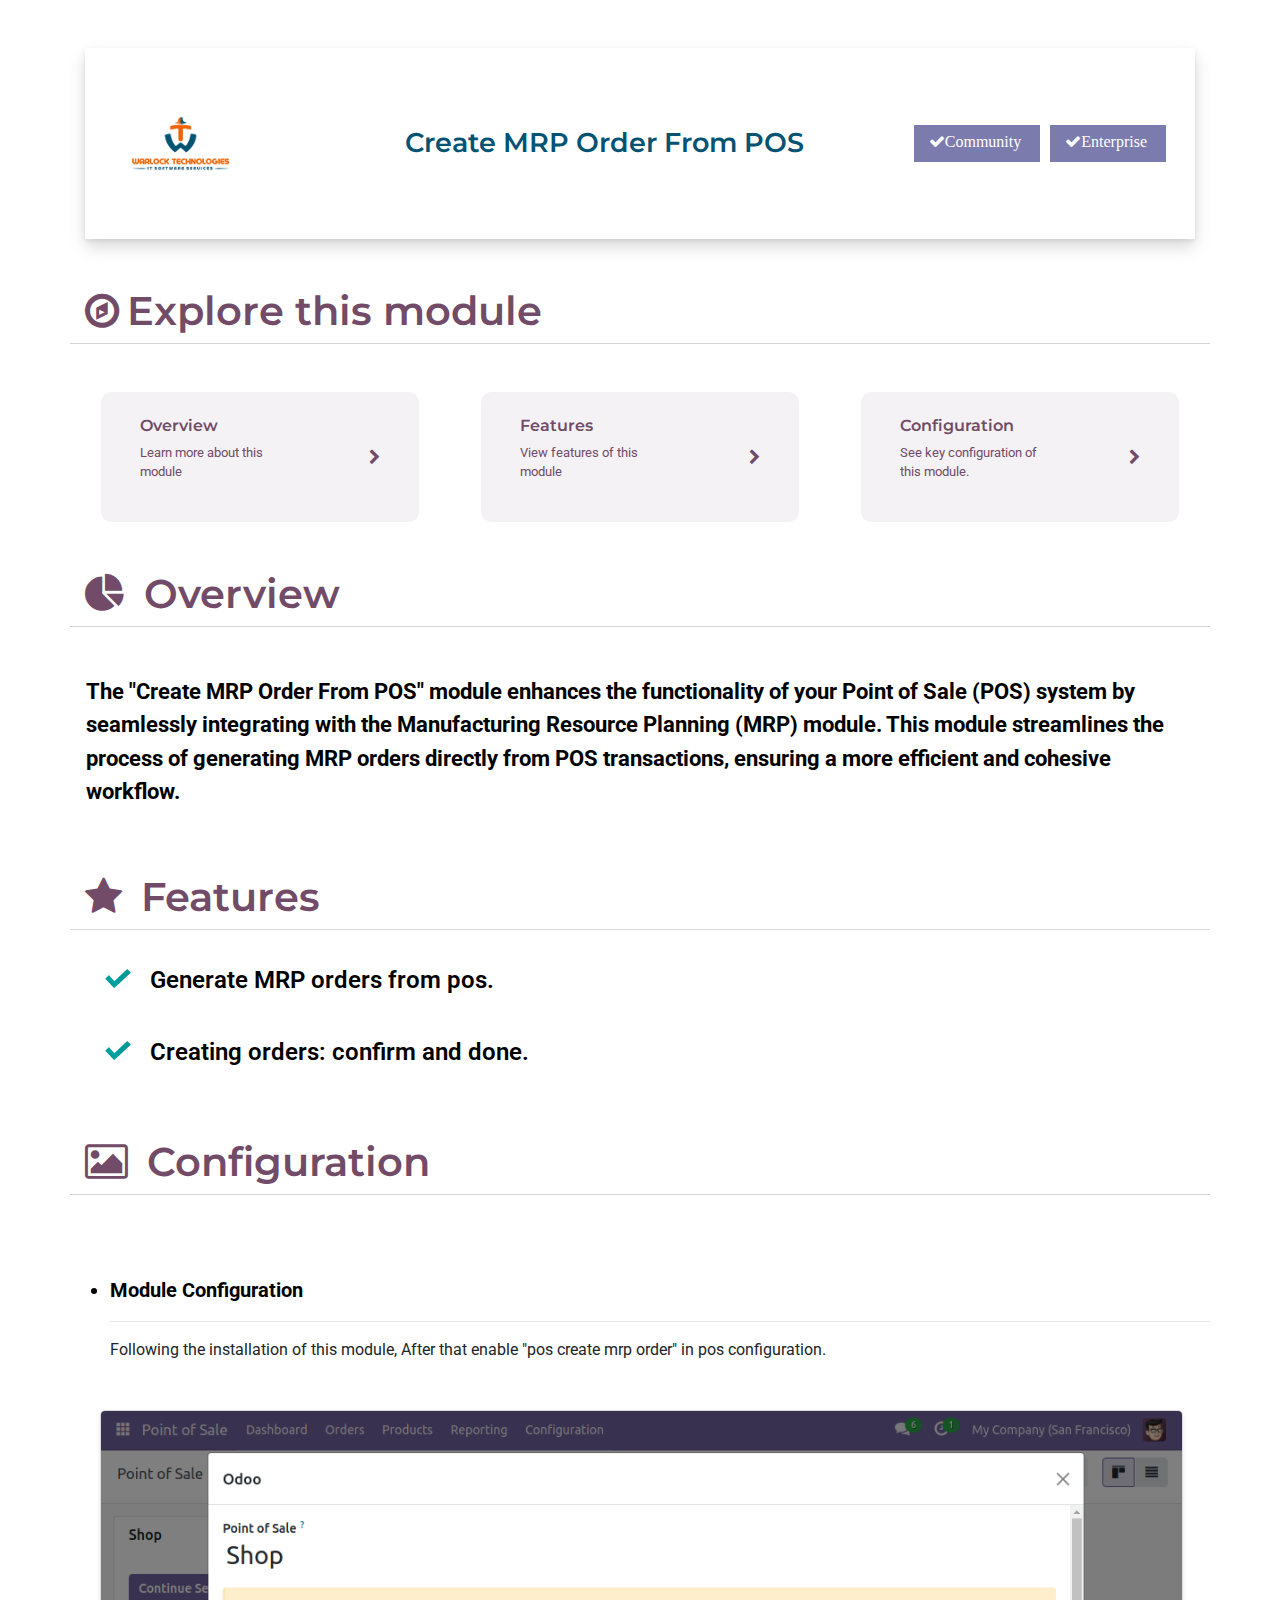
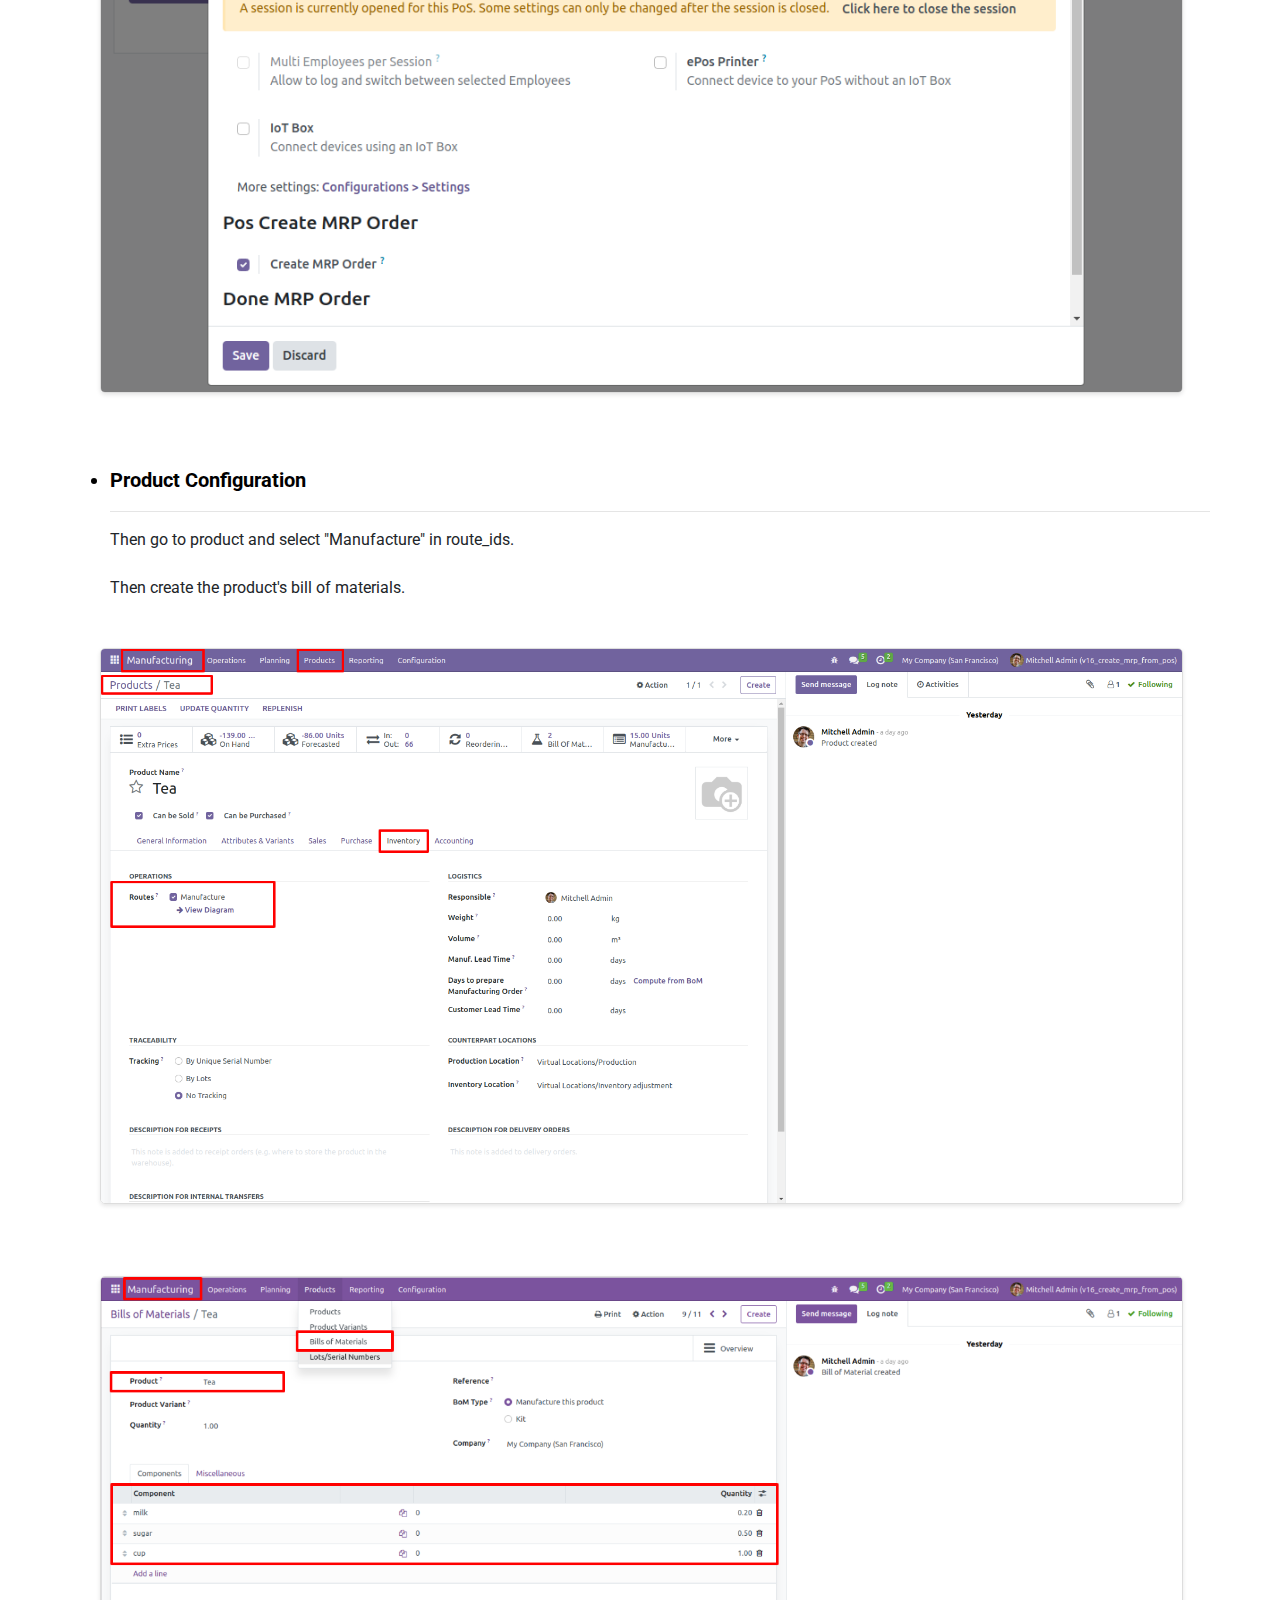
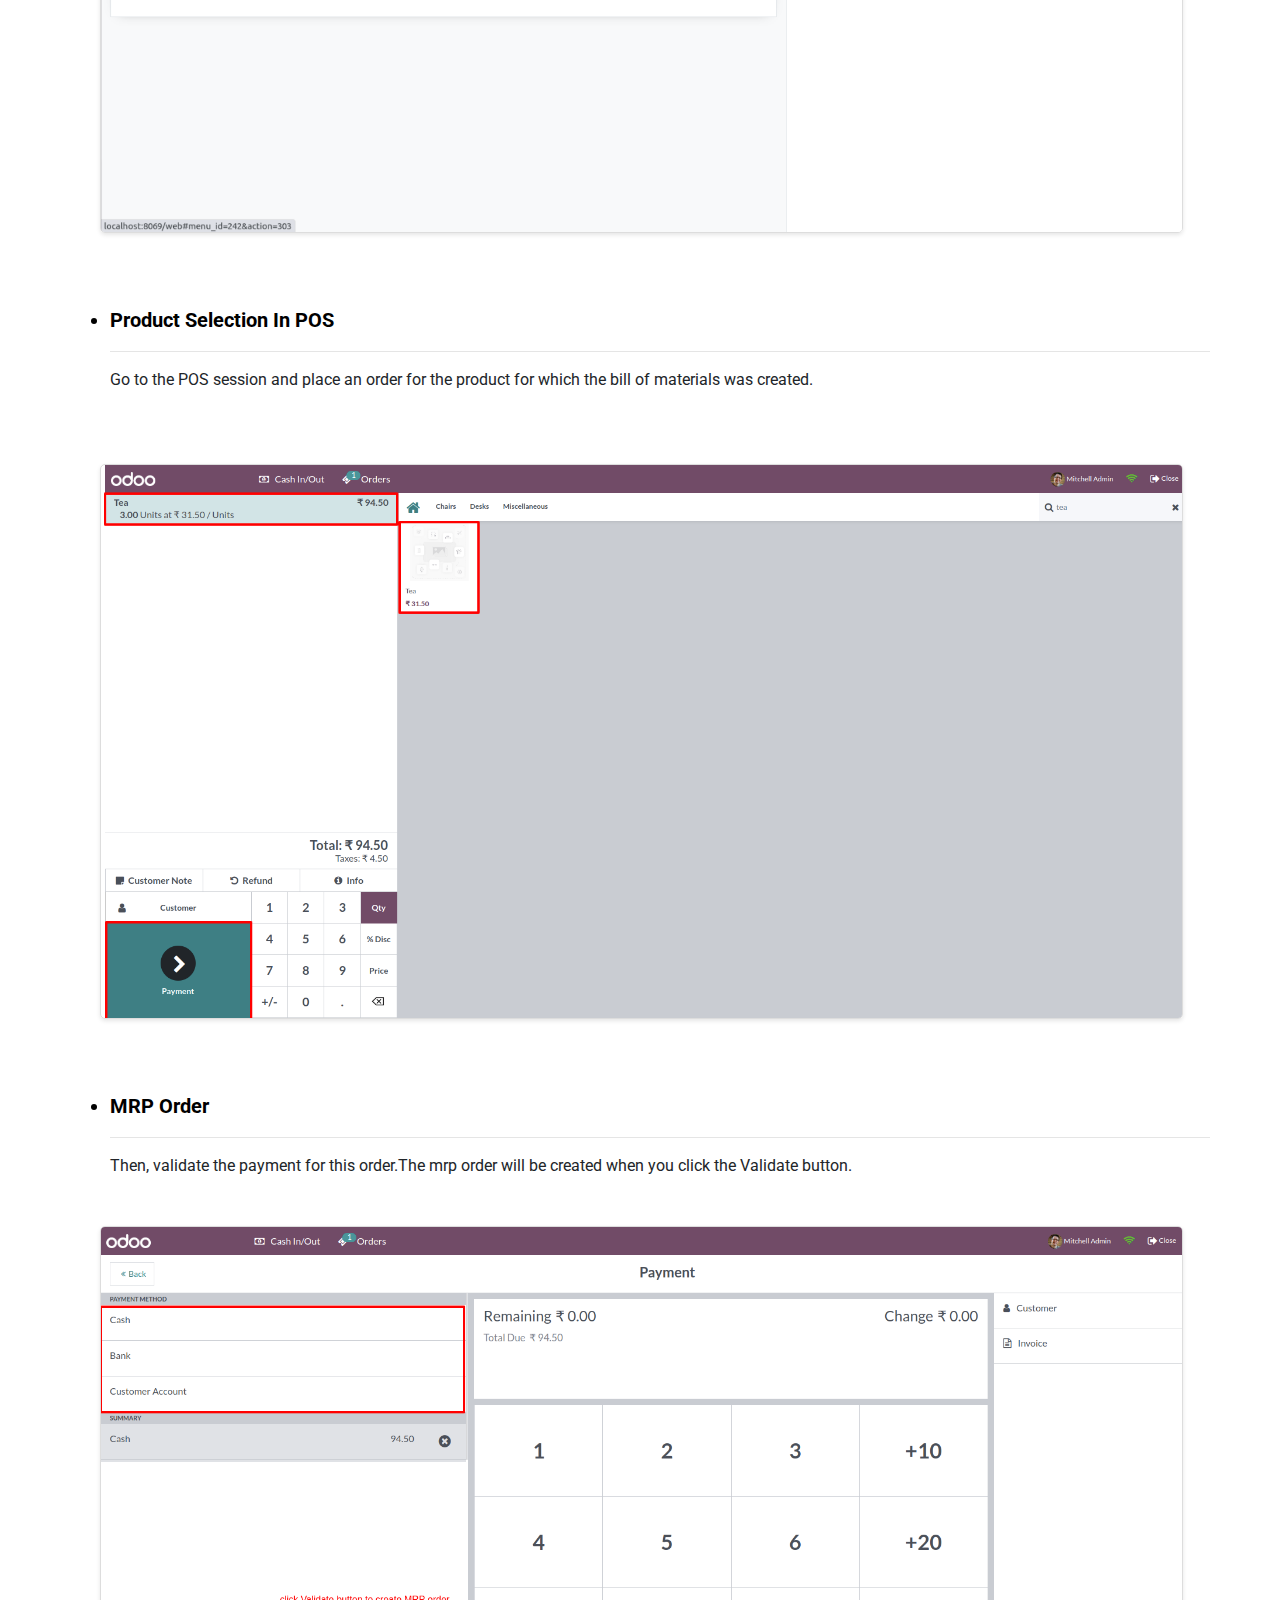
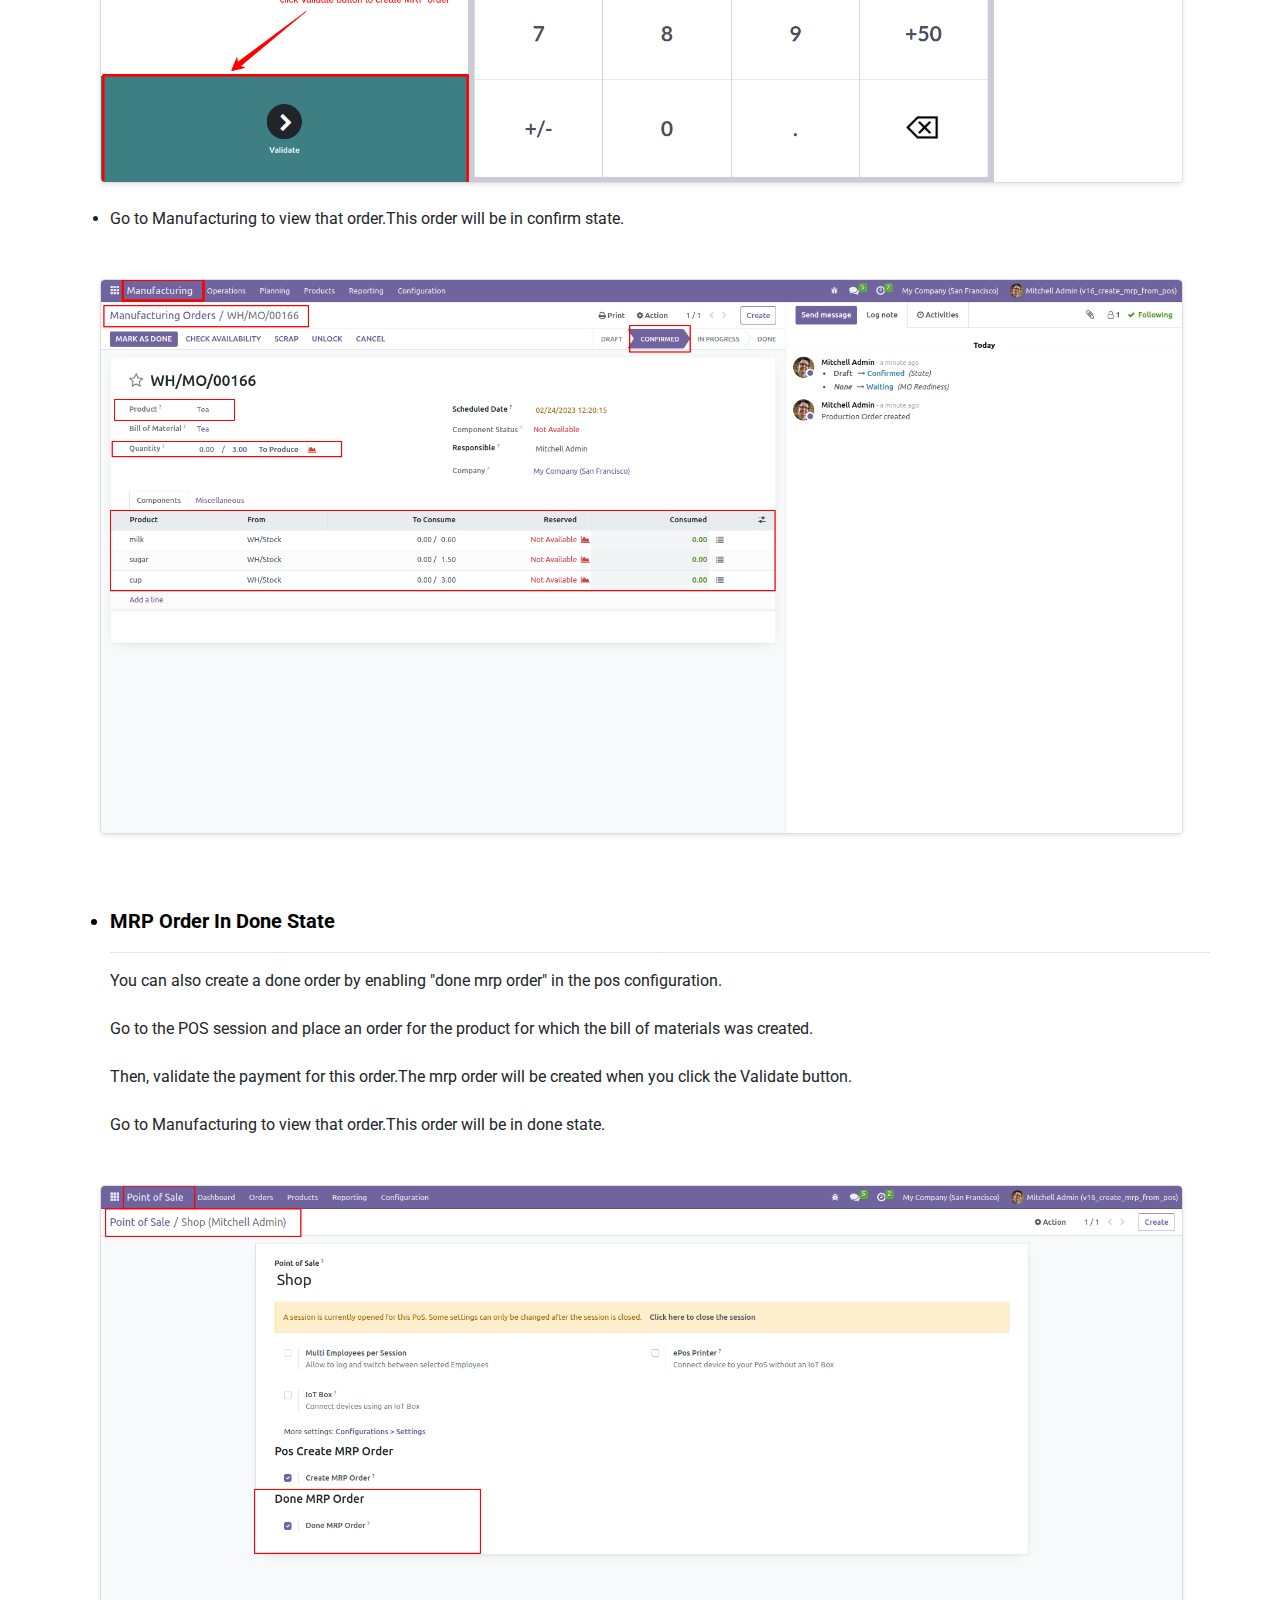
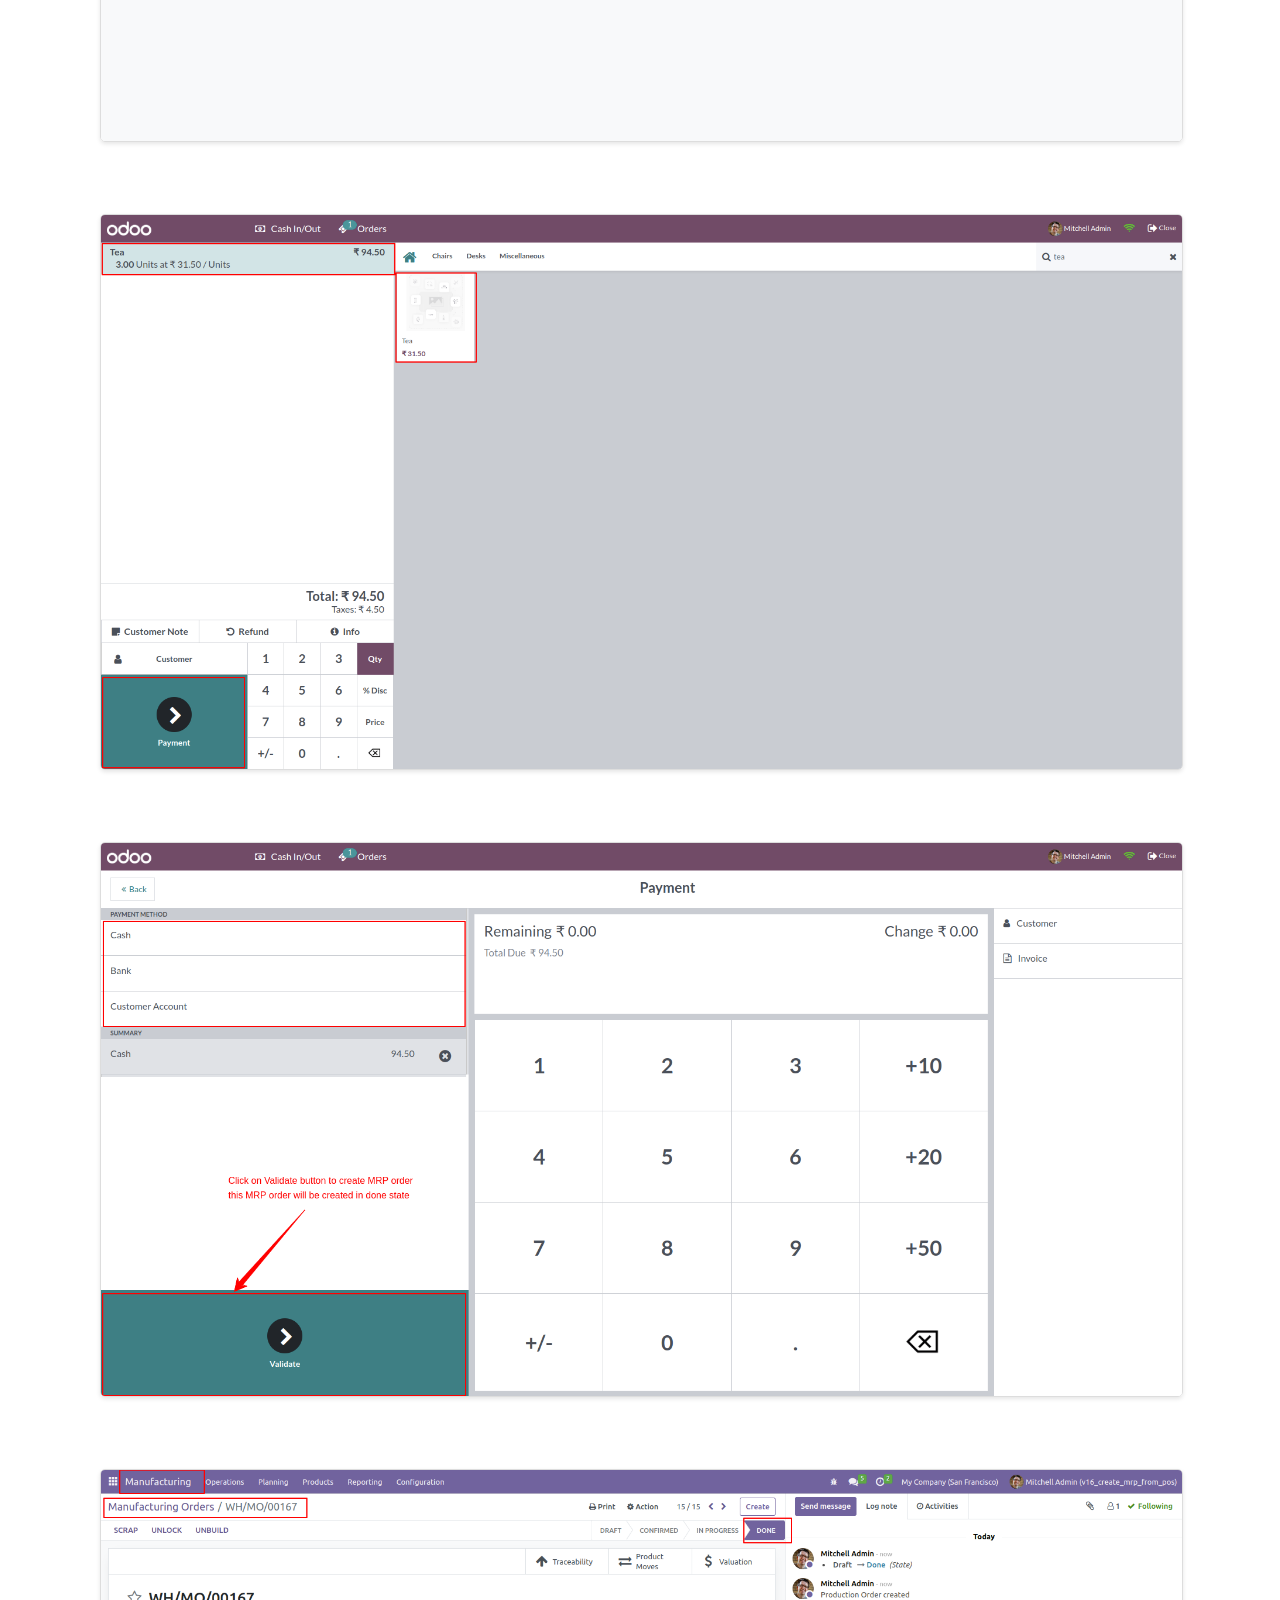
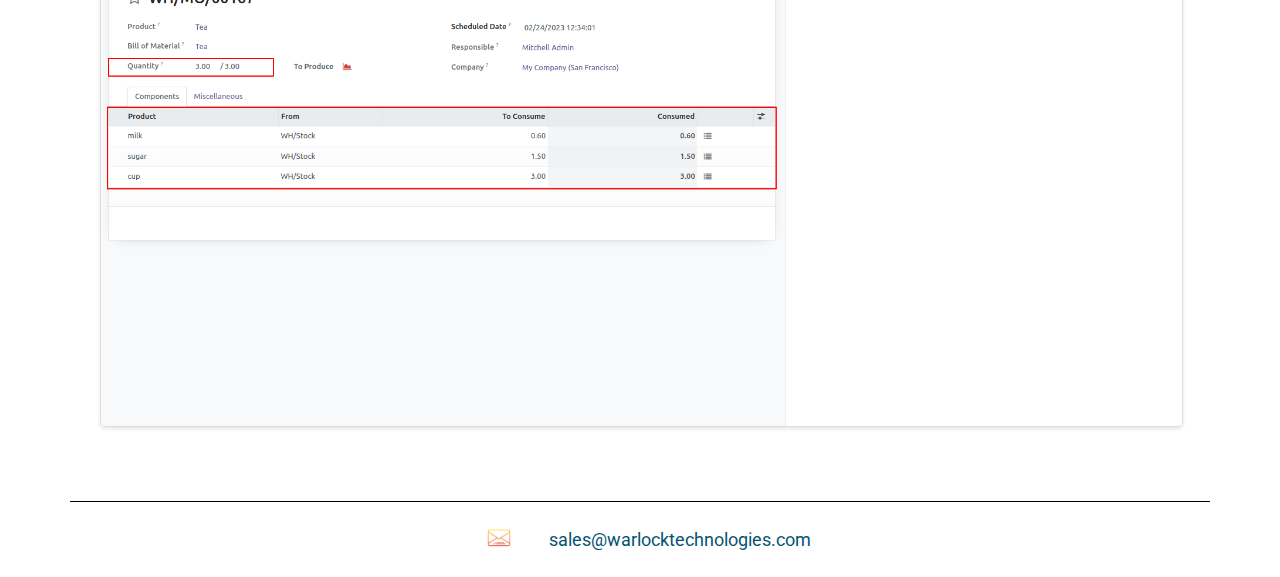
<file: wt_create_mrp_order_from_pos/static/description/index.html>
<!DOCTYPE html>
<html>
<head>
    <meta charset="utf-8" />
    <meta http-equiv="X-UA-Compatible" content="IE=edge">
    <title>Odoo</title>
    <meta name="viewport" content="width=device-width, initial-scale=1">
    <link rel="stylesheet" href="https://stackpath.bootstrapcdn.com/bootstrap/4.3.1/css/bootstrap.min.css">
    <link href="https://fonts.googleapis.com/css?family=Montserrat" rel="stylesheet">
    <link href="https://stackpath.bootstrapcdn.com/font-awesome/4.7.0/css/font-awesome.min.css" rel="stylesheet"
        integrity="sha384-wvfXpqpZZVQGK6TAh5PVlGOfQNHSoD2xbE+QkPxCAFlNEevoEH3Sl0sibVcOQVnN" crossorigin="anonymous">
    <link href="https://fonts.googleapis.com/css?family=Roboto:400,500,700&display=swap" rel="stylesheet">
    <link href="https://apps.odoocdn.com/web/content/7297172-19e3d31/1/web.assets_frontend.css" rel="stylesheet">

    <style>
        .oe_screenshot img {
            /* width: 100%; */
            border: 1px solid #ddd;
            border-radius: 5px;
            box-shadow: 0 2px 4px rgba(0, 0, 0, 0.1);
            margin-left: 30px;
        }
    </style>
</head>

<body>
    <!-- Main container with relative positioning -->
    <div class="container position-relative">
        <!-- Header section -->
        <div class="position-relative my-5">
            <div class="row no-gutters shadow-sm">
                <!-- Header content -->
                <div class="col-md-12">
                    <div class="bg-white h-100 d-flex justify-content-between align-items-center shadow p-4">
                        <!-- Logo -->
                        <div class="text-center mr-lg-5 mb-3 mb-lg-0">
                            <a class="btn p-2" href="http://warlocktechnologies.com/" target="_blank">
                                <img src="icon.png" alt="warlock-logo" style="height: 125px">
                            </a>
                        </div>
                        
                        <!-- Title -->
                        <div class="text-center flex-grow-1">
                            <h4 style="font-family: 'Montserrat', sans-serif !important; font-weight: 600 !important; color: #045373 !important; font-size: 1.7rem !important; margin-bottom: 0;">
                                Create MRP Order From POS
                            </h4>
                        </div>

                        <!-- Badges -->
                        <div class="d-flex align-items-center">
                            <div style="background-color: #7C7BAD !important; color: #fff !important; font-weight: 600 !important; padding: 5px 15px 8px !important; margin: 0 5px !important;">
                                <i class="fa fa-check mr-1">Community</i>
                            </div>
                            <div style="background-color: #7C7BAD !important; color: #fff !important; font-weight: 600 !important; padding: 5px 15px 8px !important; margin: 0 5px !important;">
                                <i class="fa fa-check mr-1">Enterprise</i>
                            </div>
                        </div>
                    </div>
                </div>
            </div>
        </div>
        <!-- end of hotel resrvation section -->
        <!-- explore module section -->
        <div class="row">
            <div class="col-md-12" style="border-bottom: 1px solid #d5d5d5 !important; margin-bottom: 2rem !important">
                <h2
                    style="font-family: 'Montserrat', sans-serif !important; font-weight: 600 !important; color: #714B67 !important; font-size: 2.5rem !important;">
                    <i class="fa fa-compass mr-2"></i>Explore this module
                </h2>
            </div>

            <div class="col-md-4">
                <a href="#overview" style="text-decoration: none !important;">
                    <div class="row"
                        style="background-color: #f5f2f5 !important; border-radius: 10px !important; margin: 1rem !important; padding: 1.5em !important; height: auto !important;">
                        <div class="col-8">
                            <h3
                                style="font-family: 'Montserrat', sans-serif !important; font-weight: 600 !important; color: #714B67 !important; font-size: 1.0rem !important;">
                                Overview</h3>
                            <p
                                style="font-family: 'Roboto', sans-serif !important; font-weight: 400 !important; color: #714B67 !important; font-size: 0.8rem !important;">
                                Learn more about this module</p>
                        </div>
                        <div class="col-4 text-right d-flex justify-content-end align-items-center">
                            <i class="fa fa-chevron-right" style="color: #714B67 !important;"></i>
                        </div>
                    </div>
                </a>
            </div>

            <div class="col-md-4">
                <a href="#features" style="text-decoration: none !important;">
                    <div class="row"
                        style="background-color: #f5f2f5 !important; border-radius: 10px !important; margin: 1rem !important; padding: 1.5em !important; height: auto !important;">
                        <div class="col-8">
                            <h3
                                style="font-family: 'Montserrat', sans-serif !important; font-weight: 600 !important; color: #714B67 !important; font-size: 1.0rem !important;">
                                Features</h3>
                            <p
                                style="font-family: 'Roboto', sans-serif !important; font-weight: 400 !important; color: #714B67 !important; font-size: 0.8rem !important;">
                                View features of this module</p>
                        </div>
                        <div class="col-4 text-right d-flex justify-content-end align-items-center">
                            <i class="fa fa-chevron-right" style="color: #714B67 !important;"></i>
                        </div>
                    </div>
                </a>
            </div>

            <div class="col-md-4">
                <a href="#configuration" style="text-decoration: none !important;">
                    <div class="row"
                        style="background-color: #f5f2f5 !important; border-radius: 10px !important; margin: 1rem !important; padding: 1.5em !important; height: auto !important;">
                        <div class="col-8">
                            <h3
                                style="font-family: 'Montserrat', sans-serif !important; font-weight: 600 !important; color: #714B67 !important; font-size: 1.0rem !important;">
                                Configuration</h3>
                            <p
                                style="font-family: 'Roboto', sans-serif !important; font-weight: 400 !important; color: #714B67 !important; font-size: 0.8rem !important;">
                                See key configuration of this module.</p>
                        </div>
                        <div class="col-4 text-right d-flex justify-content-end align-items-center">
                            <i class="fa fa-chevron-right" style="color: #714B67 !important;"></i>
                        </div>
                    </div>
                </a>
            </div>
        </div>

        <div class="row" id="overview">
            <div class="col-md-12" style="border-bottom: 1px solid #d5d5d5 !important; margin: 2rem 0 !important">
                <h2
                    style="font-family: 'Montserrat', sans-serif !important; font-weight: 600 !important; color: #714B67 !important; font-size: 2.5rem !important;justify-content: center !important;">
                    <i class="fa fa-pie-chart mr-2"></i> Overview
                </h2>
            </div>
            <div class="col-md-12 pl-3 py-3 d-flex">
                <div>
                    <p
                        style="font-family: 'Roboto', sans-serif !important; font-weight: 400 !important; color: #000000 !important; font-size: 1.4rem !important;"><b>
                            The "Create MRP Order From POS" module enhances the functionality of your Point of Sale (POS) system by seamlessly integrating with the Manufacturing Resource Planning (MRP) module. This module streamlines the process of generating MRP orders directly from POS transactions, ensuring a more efficient and cohesive workflow.</b></p>
                </div>
            </div>
        </div>

        <div class="row" id="features">
            <div class="col-md-12" style="border-bottom: 1px solid #d5d5d5 !important; margin: 2rem 0 !important">
                <h2
                    style="font-family: 'Montserrat', sans-serif !important; font-weight: 600 !important; color: #714B67 !important; font-size: 2.5rem !important;">
                    <i class="fa fa-star mr-2"></i> Features
                </h2>
            </div>

            <div class="col-md-12 pl-3 py-1 d-flex">
                <div>
                    <img src="check.png">
                </div>
                <div>
                    <h4
                        style="font-family: 'Roboto', sans-serif !important; font-weight: 600 !important; color: #000000 !important; font-size: 1.5rem !important;">
                        Generate MRP orders from pos.
                    </h4>
                </div>
            </div>
            <div class="col-md-12 pl-3 py-1 d-flex">
                <div>
                    <img src="check.png">
                </div>
                <div>
                    <h4
                        style="font-family: 'Roboto', sans-serif !important; font-weight: 600 !important; color: #000000 !important; font-size: 1.5rem !important;">
                        Creating orders: confirm and done.
                    </h4>
                </div>
            </div>
            <!-- <div class="col-md-12 pl-3 py-1 d-flex">
                <div>
                    <img src="check.png">
                </div>
                <div>
                    <h4
                        style="font-family: 'Roboto', sans-serif !important; font-weight: 600 !important; color: #000000 !important; font-size: 1.5rem !important;">
                        Easy to adjust the Decimal precision.
                    </h4>
                </div>
            </div> -->
            
            
            
            
        </div>

        <div class="row" id="configuration">
            <div class="col-md-12" style="border-bottom: 1px solid #d5d5d5 !important; margin: 2rem 0 !important">
                <h2
                    style="font-family: 'Montserrat', sans-serif !important; font-weight: 600 !important    ; color: #714B67 !important; font-size: 2.5rem !important;">
                    <i class="fa fa-image mr-2"></i> Configuration
                </h2>
            </div>
           

            <div class="oe_row oe_spaced">
                <ul>
                    <li class="mt-5" style="color:#000000;font-weight:bold; font-size:20px;">Module Configuration</li><hr/>
                    Following the installation of this module, After that enable "pos create mrp order" in pos configuration.
                </ul>
                
                <div class="oe_screenshot mt-5">
                    <img style="width: 95%; height: 60%;" src="first.png">
                </div>
                </br>   
            <div class="oe_row oe_spaced">
                <ul>
                    <li class="mt-5" style="color:#000000;font-weight:bold; font-size:20px;">Product Configuration</li><hr/>
                    Then go to product and select "Manufacture" in route_ids.</br></br>
                    Then create the product's bill of materials.</li>
                </ul>
                <div class="oe_screenshot mt-5">
                    <img style="width: 95%; height: 60%;" src="pos_2.png">
                </div>
                </br>
            <div class="oe_row oe_spaced">
<!--                 <ul>
                    <li>Then create the product's bill of materials.</li>
                </ul> -->
                <div class="oe_screenshot mt-5">
                    <img style="width: 95%; height: 60%;" src="pos_3.png">
                </div>
                </br>
            <div class="oe_row oe_spaced">
                <ul>
                    <li class="mt-5" style="color:#000000;font-weight:bold; font-size:20px;">
                    Product Selection In POS</li><hr/>
                    Go to the POS session and place an order for the product for which the bill of materials was created.<br/><br/>
                </ul>
                <div class="oe_screenshot mt-5">
                    <img style="width: 95%; height: 60%;" src="pos_4.png">
                </div>
                </br>
            <div class="oe_row oe_spaced">
                <ul>
                    <li class="mt-5" style="color:#000000;font-weight:bold; font-size:20px;">
                    MRP Order</li><hr/>
                    Then, validate the payment for this order.The mrp order will be created when you click the Validate button.</li>
                </ul>
                <div class="oe_screenshot mt-5">
                    <img style="width: 95%; height: 60%;" src="pos_5.png">
                </div>
                </br>
            <div class="oe_row oe_spaced">
                <ul>
                    <li>Go to Manufacturing to view that order.This order will be in confirm state.</li>
                </ul>
                <div class="oe_screenshot mt-5">
                    <img style="width: 95%; height: 60%;" src="pos_6.png">
                </div>
                </br>
            <div class="oe_row oe_spaced">
                <ul>
                    <li class="mt-5" style="color:#000000;font-weight:bold; font-size:20px;">
                    MRP Order In Done State</li><hr/>
                    You can also create a done order by enabling "done mrp order" in the pos configuration.</br></br>
                    Go to the POS session and place an order for the product for which the bill of materials was created.</br></br>
                    Then, validate the payment for this order.The mrp order will be created when you click the Validate button.</br></br>
                    Go to Manufacturing to view that order.This order will be in done state.
                </li>
                </ul>
                <div class="oe_screenshot mt-5">
                    <img style="width: 95%; height: 60%;" src="pos_7.png">
                </div>
                </br>
            <div class="oe_row oe_spaced">
                <!-- <ul>
                    <li>Go to the POS session and place an order for the product for which the bill of materials was created.</li>
                </ul> -->
                <div class="oe_screenshot mt-5">
                    <img style="width: 95%; height: 60%;" src="pos_8.png">
                </div>
                </br>
            <div class="oe_row oe_spaced">
                <!-- <ul>
                    <li>Then, validate the payment for this order.The mrp order will be created when you click the Validate button.</li>
                </ul> -->
                <div class="oe_screenshot mt-5">
                    <img style="width: 95%; height: 60%;" src="pos_9.png">
                </div>
                </br>
            <div class="oe_row oe_spaced">
                <!-- <ul>
                    <li >Go to Manufacturing to view that order.This order will be in done state.</li>
                </ul> -->
                <div class="oe_screenshot mt-5">
                    <img style="width: 95%; height: 60%;" src="pos_10.png">
                </div>
                </br>
                
                <!-- <ul>
                    <li class="mt-5" style="color:#000000;font-weight:bold; font-size:20px;"></li><hr/>
                    <p></p>
                </ul> -->
               
                <!-- <ul>
                    <li class="mt-5" style="color:#000000;font-weight:bold; font-size:20px;">SALE MODULE</li><hr/>
                    
                    Once set decimal accuracy go to the sale module. here you can find select option for company after selection enter product details to see result.
                </ul>
                <div class="oe_screenshot mt-5">
                    <img style="width: 95%; height: 60%;" src="multisfirst.jpeg">
                </div> -->

               
                
                <!-- <ul>
                    <li class="mt-5" style="color:#000000;font-weight:bold; font-size:20px;">APPOINTMENT CREATION</li>
                    <hr/>
                    <P>For create new appointment select the time slot and after that fill up the details regarding the user access.</P>
                </ul> -->
                <!-- <div class="oe_screenshot mt-5 row" style="text-align: left;">
                    <img style="width: 95%; height: 60%;" src="6.png">
                </div> -->
                <!-- <div class="oe_screenshot mt-5">
                    <img style="width: 95%; height: 60%;" src="new2.jpeg">
                </div>
                <div class="oe_screenshot mt-5">
                    <img style="width: 95%; height: 60%;" src="new3.jpeg">
                </div>
                <div class="oe_screenshot mt-5 row" style="text-align: left;">
                    <img style="width: 95%; height: 60%;" src="new8.jpeg">
                </div>
                <ul>
                    <li class="mt-5" style="color:#000000;font-weight:bold; font-size:20px;">PAY WITH OPTION </li>
                    <hr/>
                    <P>After fill up the user details here you can find the Pay now option. In that select your payment method and book the appointment</P>
                </ul>
                <div class="oe_screenshot mt-5 row" style="text-align: left;">
                    <img style="width: 95%; height: 60%;" src="new17.jpeg">
                </div>
                <div class="oe_screenshot mt-5 row" style="text-align: left;">
                    <img style="width: 95%; height: 60%;" src="new20.jpeg">
                </div>
                -->
                <!-- <ul>
                    <li class="mt-5" style="color:#000000;font-weight:bold; font-size:20px;">PRINT CONFIRMATION</li>
                    <hr/>
                    <P>For User acknowledgement here you can find a print confirmation option to print acknowledgement.</P>
                </ul> -->
                <!-- <div class="oe_screenshot mt-5 row" style="text-align: left;">
                    <img style="width: 95%; height: 60%;" src="download3.jpg">
                </div> -->
                <!-- <div class="oe_screenshot mt-5 row" style="text-align: left;">
                    <img style="width: 95%; height: 60%;" src="new13.jpeg">
                </div>
                <ul>
                    <li class="mt-5" style="color:#000000;font-weight:bold; font-size:20px;">RESCHEDULING APPOINTMENT</li>
                    <hr/>
                    <P>If you want to change the time slot here you can find the Re-Schedule option so,using this option you can reshedule appointment.</P>
                </ul> -->
                <!-- <div class="oe_screenshot mt-5 row" style="text-align: left;">
                    <img style="width: 95%; height: 60%;" src="new14.jpeg">
                </div>
                <ul>
                    <li class="mt-5" style="color:#000000;font-weight:bold; font-size:20px;">CANCEL APPOINTMENT</li>
                    <hr/>
                    <P>We can see option like a cancel appointment in which we cancel booked appointment.</P>
                </ul>
                <div class="oe_screenshot mt-5 row" style="text-align: left;">
                    <img style="width: 95%; height: 60%;" src="new15.jpeg">
                </div>
                <ul>
                    <li class="mt-5" style="color:#000000;font-weight:bold; font-size:20px;">SCHEDULE APPOINTMENT</li>
                    <hr/>
                    <P>We can see option like a shedule now appointment for new appointment in which you book new appointment.</P>
                </ul>
                <div class="oe_screenshot mt-5 row" style="text-align: left;">
                    <img style="width: 95%; height: 60%;" src="new16.jpeg">
                </div> -->
    </div> 
        <div class="container-fluid">
            <div class="row h-100">
                <div class="col-12 h-100 d-flex align-items-center justify-content-center" style="border-top: 1px solid black;margin-top:50px;">
                    <div class="d-flex align-items-center "></div>
                    <div class="mb-sm-0 mb-3 d-flex align-items-center">
                        <img src="letter.png" style="width: 60px;height: 60px;margin-right: 20px" />
                        <span class="text-center my-4" style="font-size: 18px; color: #045373;">sales@warlocktechnologies.com</span>
                    </div>
                    <div class="d-flex align-items-center"></div>
                </div>
            </div>
        </div>        
</body>

</html>
</file>
